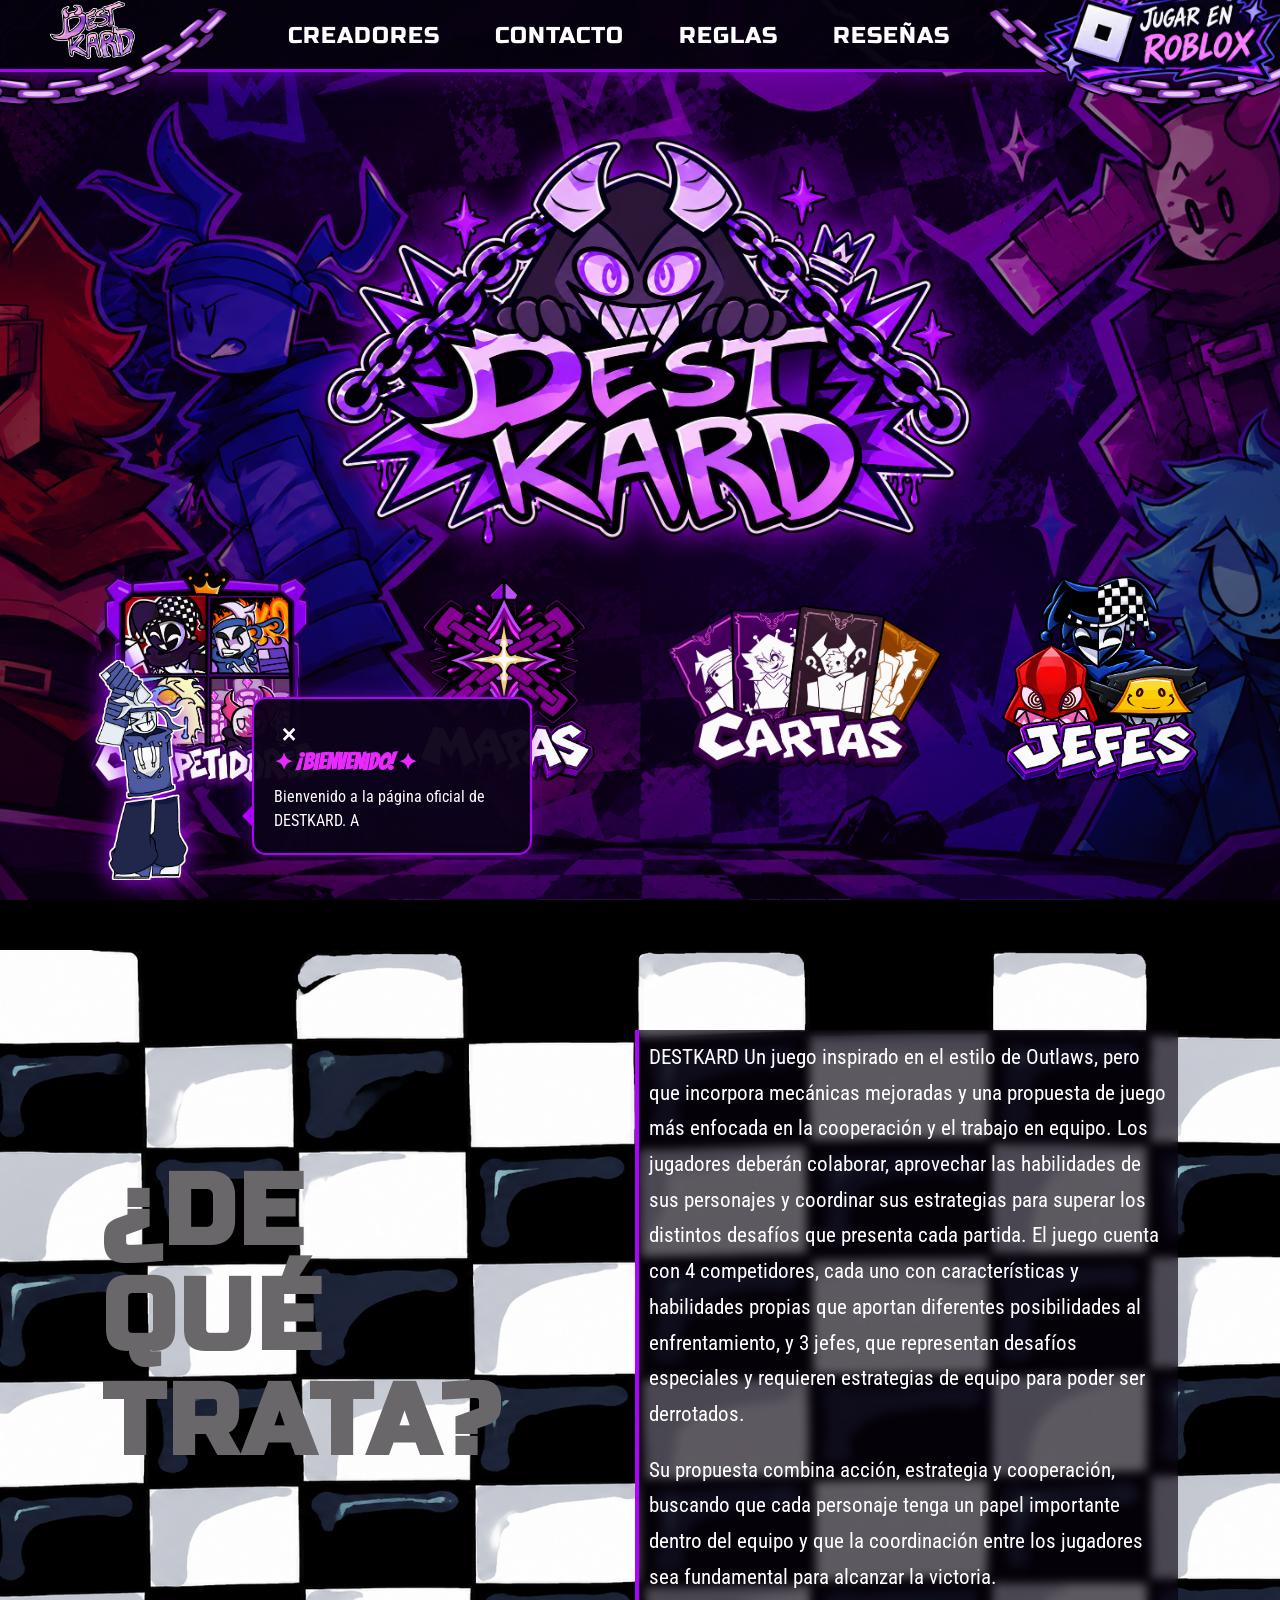
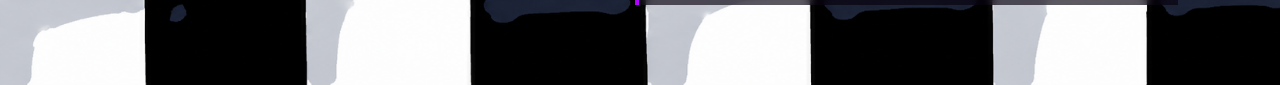
<file: index.html>
<!DOCTYPE html>
<html lang="es">
<head>
    <meta charset="UTF-8">
    <meta name="viewport" content="width=device-width, initial-scale=1.0">

    <title>DESTKARD | Enfrenta, Juega, Compite</title>

    <link rel="stylesheet" href="style.css">
    <link href="https://fonts.googleapis.com/css2?family=Russo+One&display=swap" rel="stylesheet">
    <link rel="preconnect" href="https://fonts.googleapis.com">
    <link rel="preconnect" href="https://fonts.gstatic.com" crossorigin>

    <link href="https://fonts.googleapis.com/css2?family=Bangers&family=Roboto+Condensed:wght@400;700;900&display=swap" rel="stylesheet">
</head>

<body>

<header class="navbar">

    <a href="#inicio" class="brand">
        <img src="img/selector/logosuperior.png" class="brand-logo" alt="Logo Destkard">
    </a>

    <!-- NAVEGACIÓN CENTRAL -->
    <nav class="top-nav" id="topNav">

        <button class="nav-option" data-panel="creadores">
            CREADORES
        </button>

        <button class="nav-option" data-panel="contacto">
            CONTACTO
        </button>

        <button class="nav-option" data-panel="reglas">
            REGLAS
        </button>

        <button class="nav-option" data-panel="resenas">
            RESEÑAS
        </button>

    </nav>

    <button class="menu-toggle" id="menuToggle" aria-label="Abrir menú">
        ☰
    </button>

    <!-- BOTÓN ROBLOX CON PNG -->
    <a href="https://www.roblox.com/"
       target="_blank"
       rel="noopener noreferrer"
       class="roblox-button">

        <img src="img/selector/roblox.png"
             alt="Jugar en Roblox"
             class="roblox-image">

    </a>

    <!-- CADENAS DECORATIVAS -->
    <img src="img/selector/cadena izquierda.png"
         class="chain-left" alt="">

    <img src="img/selector/cadena derecha.png"
         class="chain-right" alt="">

</header>


<!-- =================================
     VENTANAS DESPLEGABLES
================================= -->

<div class="mega-menu" id="megaMenu">

    <button class="mega-close" id="megaClose" aria-label="Cerrar menú">
        ✕
    </button>

    <!-- CREADORES -->
    <section class="mega-panel" id="panel-creadores">

        <h2>NUESTROS CREADORES</h2>
        <p class="panel-subtitle">EL EQUIPO DETRÁS DE DESTKARD</p>

        <div class="creator-grid">

            <article class="creator-card">
                <img src="img/selector/creador01.jpeg" alt="Creador 1">
                <h3>Emiliano</h3>
                <p>-Diseñador & ilustrador<br>
                   -Renderizado en blender y animaciones.</p>
            </article>

            <article class="creator-card">
                <img src="img/selector/creador02.jpg" alt="Creador 2">
                <h3>Axel</h3>
                <p>-Programador del videojuego</p>
            </article>

            <article class="creator-card">
                <img src="img/selector/creador03.jpeg" alt="Creador 3">
                <h3>Jazmín</h3>
                <p>-Desarolladora de la página web.</p>
            </article>

        </div>

    </section>

    <!-- CONTACTO -->
    <section class="mega-panel" id="panel-contacto">

        <h2>CONTACTO</h2>
        <p class="panel-subtitle">ENCONTRANOS EN NUESTROS INSTAGRAMS</p>

        <div class="info-content">
            <p>pereiraaxell</p>
            <p>blaylajazmin</p>
            <p>emixx_nunez</p>
        </div>

    </section>

    <!-- REGLAS -->
    <section class="mega-panel" id="panel-reglas">

        <h2>REGLAS DE DESTKARD</h2>
        <p class="panel-subtitle">LAS NORMAS QUE TODOS DEBEN RESPETAR</p>

        <div class="info-content">
            <p>◆ Respetar a los demás jugadores.</p>
            <p>◆ No utilizar trampas ni exploits.</p>
            <p>◆ No molestar ni perjudicar a otros usuarios.</p>
            <p>◆ Disfrutar del juego y respetar la comunidad.</p>
        </div>

    </section>

    <!-- RESEÑAS -->
    <section class="mega-panel" id="panel-resenas">

        <h2>RESEÑAS</h2>
        <p class="panel-subtitle">¿QUÉ OPINAN LOS JUGADORES?</p>

        <div class="info-content">
            <p>https://docs.google.com/forms/d/e/1FAIpQLSekKrgs8mCERavKr-0o10cp1wv0wxiqKHnwitWPvfg88AVN6w/viewform?usp=publish-editor.</p>
            <p>¡Tu experiencia también será importante!</p>
        </div>

    </section>

</div>


<!-- =================================
     PORTADA PRINCIPAL
================================= -->

<main>

    <section class="hero" id="inicio">

        <div class="hero-overlay"></div>

        <div class="hero-content">

            <!-- LOGO -->
            <div class="logo-container">

                <img src="img/selector/Logo.png"
                     alt="DESTKARD"
                     class="main-logo">

            </div>

            <!-- CATEGORÍAS -->
            <div class="features">

                <!-- PERSONAJES -->
                <a href="personajes.html"
                   class="feature-card image-card"
                   id="irPersonajes">

                    <img src="img/selector/personajes.png"
                         alt="Personajes"
                         class="feature-image">

                </a>

                <!-- MAPAS -->
                <a href="mapascodigos/mapas.html"
                   class="feature-card image-card">

                    <img src="img/selector/mapas.png"
                         alt="Mapas"
                         class="feature-image">

                </a>

                <!-- CARTAS -->
                <a href="cartascodigos/cartulis/cartas.html"
                   class="feature-card image-card">

                    <img src="img/selector/cartas.png"
                         alt="Cartas"
                         class="feature-image">

                </a>

                <!-- JEFES -->
                <a href="jefescodigos/jefes.html"
                   class="feature-card image-card">

                    <img src="img/selector/Jefes.png"
                         alt="Jefes"
                         class="feature-image">

                </a>

            </div>

        </div>

    </section>

    <!-- =================================
         SECCIÓN: ¿DE QUÉ TRATA?
    ================================= -->

    <section class="about-section" id="sobre-destkard">

        <div class="about-container">

            <div class="about-title">
                <h2>¿DE QUÉ<br>TRATA?</h2>
            </div>

            <div class="about-description">
                <p>
                    DESTKARD Un juego inspirado en el estilo de Outlaws, pero que incorpora mecánicas mejoradas y una propuesta de juego más enfocada en la cooperación y el trabajo en equipo. Los jugadores deberán colaborar, aprovechar las habilidades de sus personajes y coordinar sus estrategias para superar los distintos desafíos que presenta cada partida.

                    El juego cuenta con 4 competidores, cada uno con características y habilidades propias que aportan diferentes posibilidades al enfrentamiento, y 3 jefes, que representan desafíos especiales y requieren estrategias de equipo para poder ser derrotados.
                </p>

                <p>
                    Su propuesta combina acción, estrategia y cooperación, buscando que cada personaje tenga un papel importante dentro del equipo y que la coordinación entre los jugadores sea fundamental para alcanzar la victoria.
                </p>
            </div>

        </div>

    </section>

</main>

<!-- ASISTENTES DE BIENVENIDA DESTKARD -->

<!-- FIGHT -->

<div class="asistente-destkard" id="asistenteFight">

    <img src="img/selector/fightdialogo.png"
         alt="Fight">

    <div class="globo-dialogo">

        <button type="button" class="cerrarDialogo" id="cerrarFight">×</button>

        <h3>✦ ¡BIENVENIDO! ✦</h3>

        <p id="textoFight"></p>

    </div>

</div>

<!-- NEON -->

<div class="asistente-destkard derecha" id="asistenteNeon">

    <img src="img/selector/neondialogo.png"
         alt="Neon">

    <div class="globo-dialogo">

        <button type="button" class="cerrarDialogo" id="cerrarNeon">×</button>

        <h3> ¡EXPLORÁ DESTKARD! </h3>

        <p id="textoNeon"></p>

    </div>

</div>

<button class="dialogo-reabrir" id="reabrirDialogo">
    ¿NECESITÁS AYUDA?
</button>

<script src="script.js"></script>
</body>
</html>
</file>
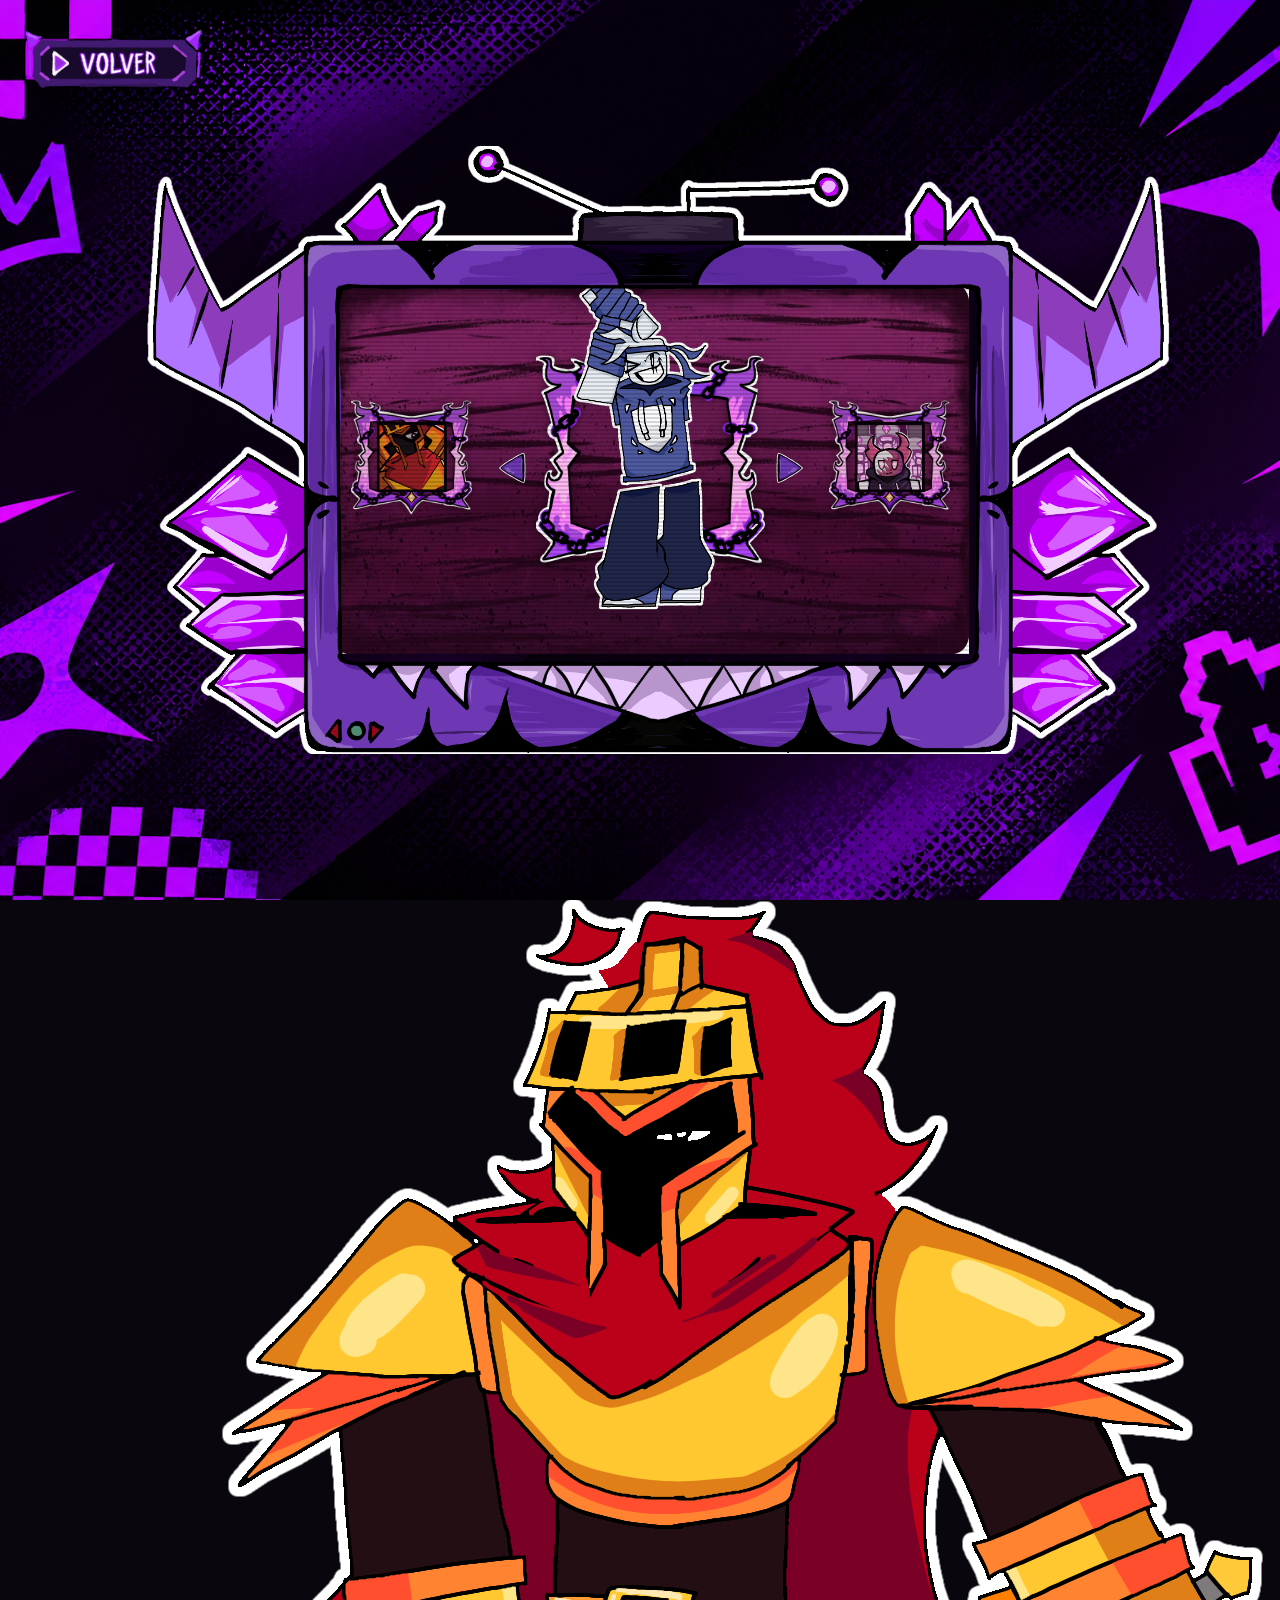
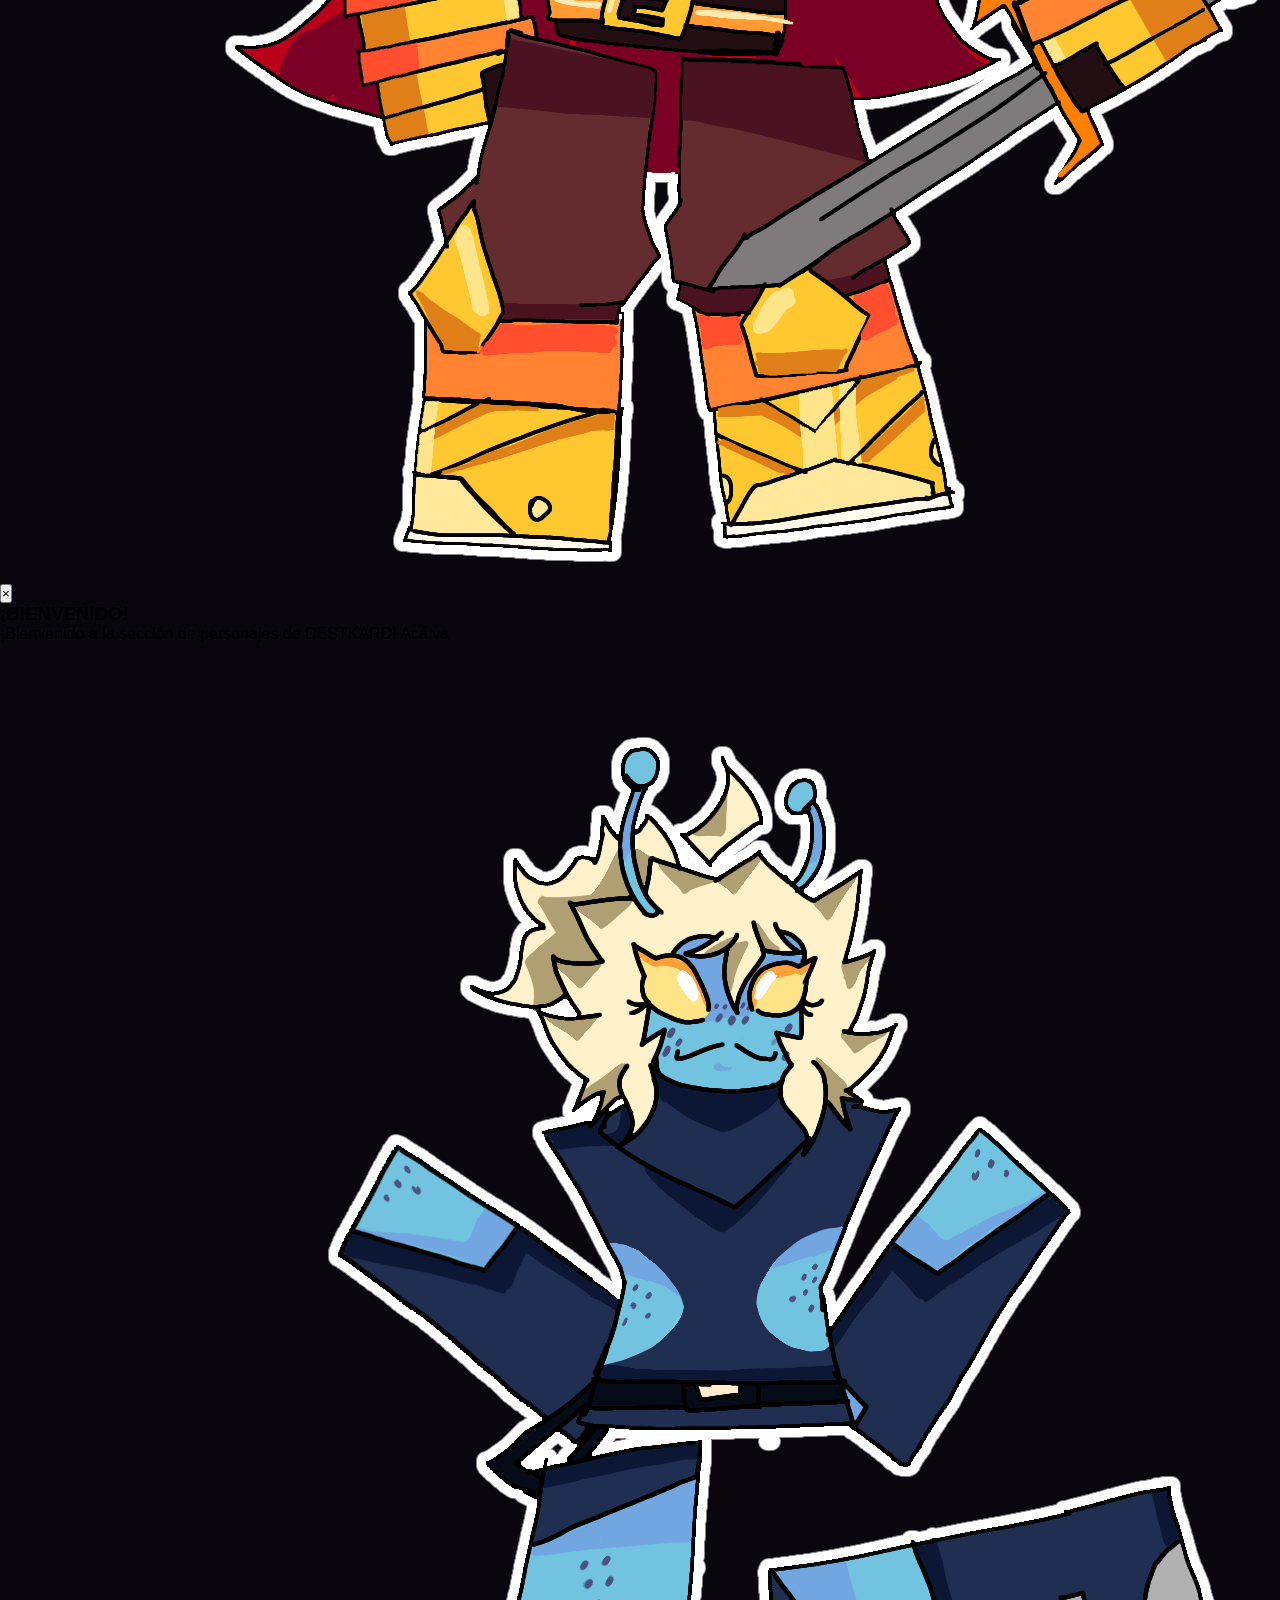
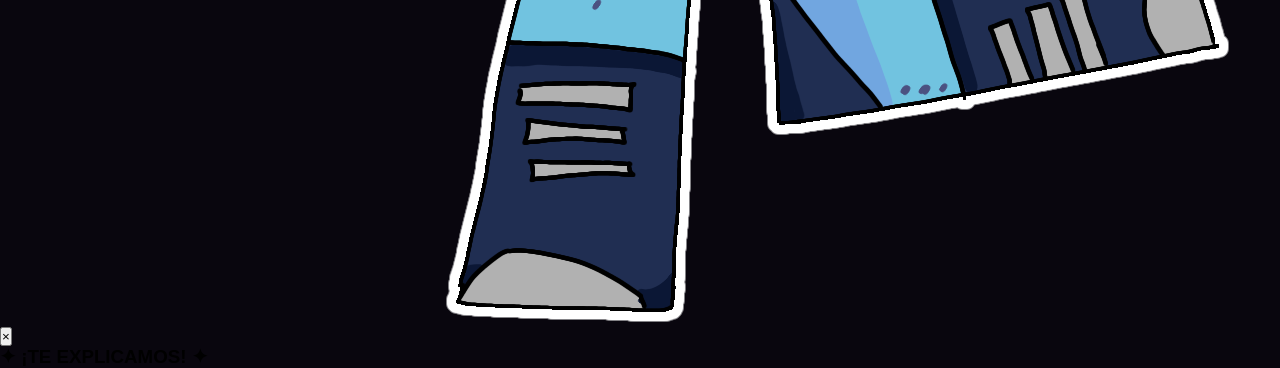
<file: personajes.html>
<!DOCTYPE html>
<html lang="es">

<head>
    <meta charset="UTF-8">
    <meta name="viewport" content="width=device-width, initial-scale=1.0">

    <title>Selección de Personajes</title>

    <link rel="stylesheet" href="personajes.css">
</head>

<body>

    <!-- BOTÓN VOLVER -->
    <a href="index.html" class="boton-volver">
        <img src="img/selector/volver.png" alt="Volver">
    </a>

    <main class="selector" role="main">

        <div class="escenario">

            <!-- PANTALLA INTERIOR -->
            <div class="pantalla">

                <img
                    src="img/selector/fondointerfazpersonajes.jpg"
                    class="fondo-pantalla"
                    alt=""
                    aria-hidden="true"
                >

                <!-- PERSONAJE IZQUIERDO -->
                <div
                    class="casilla lateral izquierda"
                    id="casillaIzquierda"
                    aria-hidden="true"
                >
                    <img
                        src="img/selector/marcoindividual.png"
                        class="marco"
                        alt=""
                    >

                    <img
                        src=""
                        class="icono"
                        id="iconoIzquierda"
                        alt="Personaje anterior"
                    >
                </div>

                <!-- PERSONAJE CENTRAL -->
                <div class="casilla central" id="casillaCentral">

                    <img
                        src="img/selector/marcoindividual.png"
                        class="marco"
                        alt=""
                    >

                    <img
                        src=""
                        class="personaje"
                        id="imagenCentral"
                        alt="Personaje seleccionado"
                    >

                    <div class="datos-personaje">

                        <span id="numeroPersonaje">01</span>

                        <h2 id="nombrePersonaje">
                            PERSONAJE 1
                        </h2>

                    </div>

                    <!-- BOTÓN SELECCIONAR -->
                    <button
                        class="boton-seleccionar"
                        id="botonSeleccionar"
                        aria-label="Confirmar selección de personaje"
                    >
                        <img
                            src="img/selector/seleccionar.png"
                            alt=""
                        >
                    </button>

                </div>

                <!-- PERSONAJE DERECHO -->
                <div
                    class="casilla lateral derecha"
                    id="casillaDerecha"
                    aria-hidden="true"
                >

                    <img
                        src="img/selector/marcoindividual.png"
                        class="marco"
                        alt=""
                    >

                    <img
                        src=""
                        class="icono"
                        id="iconoDerecha"
                        alt="Siguiente personaje"
                    >

                </div>

                <!-- FLECHA IZQUIERDA -->
                <button
                    class="flecha flecha-izquierda"
                    id="anterior"
                    aria-label="Ver personaje anterior"
                >
                    <img
                        src="img/selector/flechaizq.png"
                        alt=""
                    >
                </button>

                <!-- FLECHA DERECHA -->
                <button
                    class="flecha flecha-derecha"
                    id="siguiente"
                    aria-label="Ver personaje siguiente"
                >
                    <img
                        src="img/selector/flechaderecha.png"
                        alt=""
                    >
                </button>

                <!-- ESTADO -->
                <p
                    class="estado"
                    id="estado"
                    aria-live="polite"
                >
                    SELECCIONÁ TU PERSONAJE
                </p>

            </div>

            <!-- CARCASA DEL TELEVISOR -->
            <img
                src="img/selector/Interfazpersonajes.png"
                class="carcasa"
                alt=""
                aria-hidden="true"
            >

        </div>

    </main>

    <!-- PRESENTACIÓN DE PERSONAJES -->

<!-- SHADER -->
<div class="asistente-destkard" id="asistenteShader">

    <img src="img/selector/shaderdialogo.png" alt="Shader">

    <div class="globo-dialogo">
        <button type="button" class="cerrarDialogo" id="cerrarShader">×</button>

        <h3>¡BIENVENIDO!</h3>
        <p id="textoShader"></p>
    </div>

</div>

<!-- NOVA -->
<div class="asistente-destkard derecha oculto" id="asistenteNova">

    <img src="img/selector/novadialogo.png" alt="Nova">

    <div class="globo-dialogo">
        <button type="button" class="cerrarDialogo" id="cerrarNova">×</button>

        <h3>✦ ¡TE EXPLICAMOS! ✦</h3>
        <p id="textoNova"></p>
    </div>

</div>

<button class="dialogo-reabrir" id="reabrirDialogo">
    ¿NECESITÁS AYUDA?
</button>

    <!-- JAVASCRIPT -->
    <script src="personajes.js"></script>

</body>

</html>
</file>
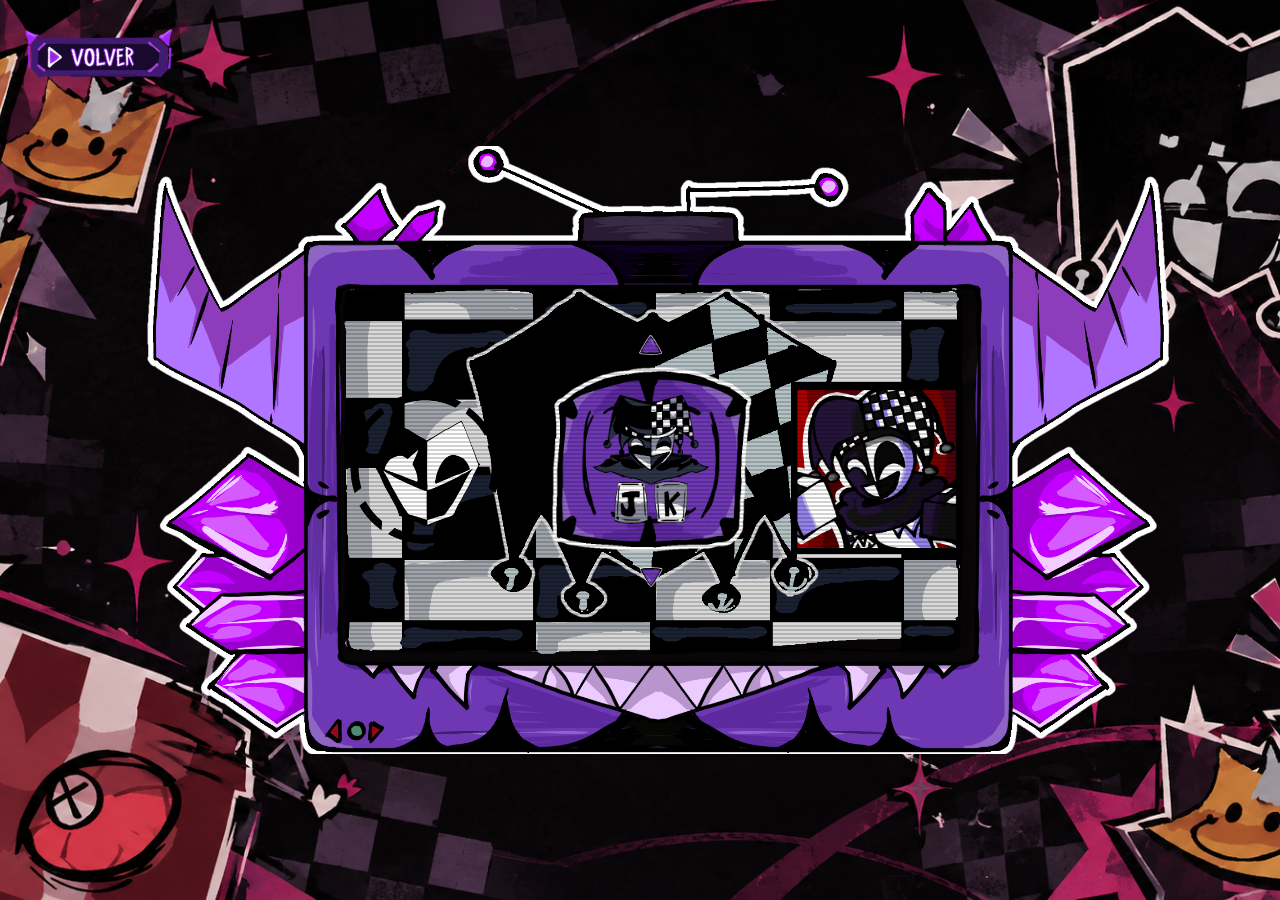
<file: jefescodigos/jefes.html>
<!DOCTYPE html>
<html lang="es">

<head>
    <meta charset="UTF-8">
    <meta name="viewport" content="width=device-width, initial-scale=1.0">
    <title>Selección de Jefes | DESTKARD</title>
    <link rel="stylesheet" href="jefes.css">
</head>

<body>

    <!-- BOTÓN VOLVER -->
    <a href="../index.html" class="boton-volver">
        <img src="../img/selector/volver.png" alt="Volver al inicio">
    </a>

    <main class="selector">

        <div class="escenario">

            <!-- PANTALLA INTERIOR -->
            <div class="pantalla">

                <!-- FONDO DINÁMICO -->
                <img
                    src="../img/jefes/fondojefe1.png"
                    class="fondo-pantalla"
                    id="fondoJefe"
                    alt=""
                >

                <!-- CAPA OSCURA -->
                <div class="capa-fondo"></div>

                <!-- IMAGEN LATERAL IZQUIERDA -->
                <img
                    src="../img/jefes/jefe1izquierda.png"
                    class="imagen-lateral izquierda"
                    id="imagenIzquierda"
                    alt=""
                >

                <!-- IMAGEN LATERAL DERECHA -->
                <img
                    src="../img/jefes/jefe1derecha.png"
                    class="imagen-lateral derecha"
                    id="imagenDerecha"
                    alt=""
                >

                <!-- ÚNICA CASILLA CENTRAL -->
                <div class="casilla central" id="casillaCentral">

                    <!-- FLECHA SUPERIOR -->
                    <button
                        class="flecha arriba"
                        data-direccion="-1"
                        aria-label="Jefe anterior"
                    >
                        <img src="../img/jefes/flechaarriba.png" alt="">
                    </button>

                    <!-- MARCO -->
                    <img
                        src="../img/jefes/botonjefe.png"
                        class="marco"
                        alt=""
                    >

                    <!-- ICONO DEL JEFE -->
                    <img
                        src="../img/jefes/iconojefe1.png"
                        class="icono"
                        id="iconoCentral"
                        alt="Jefe seleccionado"
                    >

                    <!-- BOTÓN CONFIRMAR -->
                    <button
                        class="boton-seleccionar"
                        id="botonSeleccionar"
                        aria-label="Confirmar jefe seleccionado"
                    >
                        <img
                            src="../img/selector/seleccionar.png"
                            alt=""
                        >
                    </button>

                    <!-- FLECHA INFERIOR -->
                    <button
                        class="flecha abajo"
                        data-direccion="1"
                        aria-label="Siguiente jefe"
                    >
                        <img src="../img/jefes/flechaabajo.png" alt="">
                    </button>

                </div>

            </div>

            <!-- CARCASA DEL TELEVISOR -->
            <img
                src="../img/selector/Interfazpersonajes.png"
                class="carcasa"
                alt=""
            >

        </div>

    </main>

    <script src="jefes.js"></script>

</body>
</html>
</file>
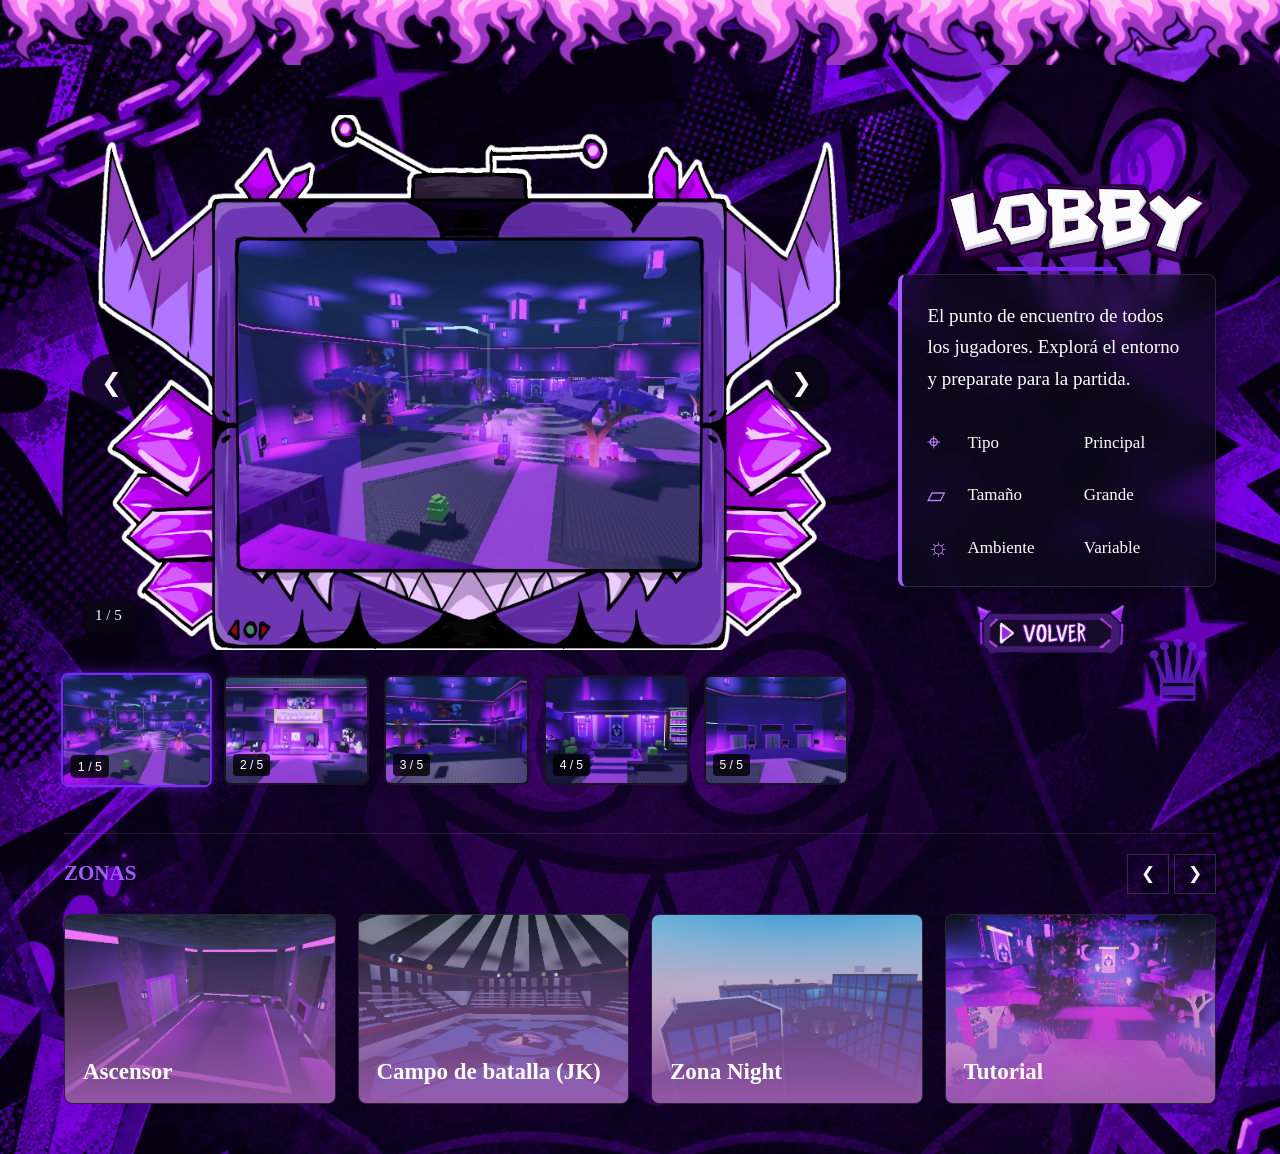
<file: mapascodigos/mapas.html>
<!DOCTYPE html>
<html lang="es">
<head>
    <meta charset="UTF-8">
    <meta name="viewport" content="width=device-width, initial-scale=1.0">
    <title>DESTKARD | Mapas</title>

    <link rel="stylesheet" href="mapas.css">

    <link href="https://fonts.googleapis.com/css2?family=Bangers&family=Roboto+Condensed:wght@400;500;600;700;800&display=swap" rel="stylesheet">
</head>
<body>

    <div class="fondo-decorativo"></div>
 
    <header class="navbar">
    </header>


    <!-- CONTENIDO PRINCIPAL -->

    <main class="contenedor">

        <section class="mapa-principal">

            <!-- GALERÍA -->

            <div class="galeria">

                <div class="imagen-contenedor">

                    <img
                        src="../img/mapas/lobby1.jpg"
                        alt="Imagen del mapa"
                        id="imagenPrincipal"
                    >

                    <img
                        src="../img/mapas/ruidoblanco.jfif"
                        alt=""
                        class="ruido-transicion"
                        id="ruidoTransicion"
                    >

                    <!-- MARCO DECORATIVO DEL MAPA -->

                   <img
                       src="../img/mapas/marcomapa.png"
                       alt=""
                       class="marco-mapa"
                    >

                    <button class="flecha flecha-izquierda" id="anterior">
                        ❮
                    </button>

                    <button class="flecha flecha-derecha" id="siguiente">
                        ❯
                    </button>

                    <div class="contador" id="contador">
                        1 / 5
                    </div>

                </div>


                <!-- MINIATURAS DEL LOBBY -->

                <div class="miniaturas" id="miniaturas">

                    <button class="miniatura activa" data-indice="0">
                        <img src="../img/mapas/lobby1.jpg" alt="Lobby imagen 1">
                        <span>1 / 5</span>
                    </button>

                    <button class="miniatura" data-indice="1">
                        <img src="../img/mapas/lobby2.jpg" alt="Lobby imagen 2">
                        <span>2 / 5</span>
                    </button>

                    <button class="miniatura" data-indice="2">
                        <img src="../img/mapas/lobby3.jpg" alt="Lobby imagen 3">
                        <span>3 / 5</span>
                    </button>

                    <button class="miniatura" data-indice="3">
                        <img src="../img/mapas/lobby4.jpg" alt="Lobby imagen 4">
                        <span>4 / 5</span>
                    </button>

                    <button class="miniatura" data-indice="4">
                        <img src="../img/mapas/lobby5.jpg" alt="Lobby imagen 5">
                        <span>5 / 5</span>
                    </button>

                </div>

            </div>


            <!-- INFORMACIÓN DEL MAPA -->

            <aside class="informacion">

                <img
                    src="../img/mapas/mapa01.png"
                    id="nombreMapa"
                    class="nombre-mapa-imagen"
                    alt="Título del mapa"
                >

                <div class="linea-violeta"></div>

                <!-- CUADRO GLASSMORPHISM -->

                <div class="panel-informacion">

                    <p id="descripcionMapa">
                        El punto de encuentro de todos los jugadores.
                        Explorá el entorno, preparate para la partida
                        y descubrí cada rincón de este lugar.
                    </p>

                    <div class="caracteristicas">

                        <div class="caracteristica">
                            <span class="icono">⌖</span>
                            <span class="titulo-caracteristica">Tipo</span>
                            <span id="tipoMapa">Principal</span>
                        </div>

                        <div class="caracteristica">
                            <span class="icono">▱</span>
                            <span class="titulo-caracteristica">Tamaño</span>
                            <span id="tamanoMapa">Grande</span>
                        </div>

                        <div class="caracteristica">
                            <span class="icono">☼</span>
                            <span class="titulo-caracteristica">Ambiente</span>
                            <span id="ambienteMapa">Variable</span>
                        </div>

                    </div>

                </div>
                <div class="decoracion-corona">♛</div>

                <a href="../index.html" class="boton-volver">
                    <img src="../img/selector/volver.png" alt="Volver">
                </a>

            </aside>

        </section>


        <!-- OTROS MAPAS -->

        <section class="otros-mapas">

            <div class="titulo-seccion">

                <h2>ZONAS</h2>

                <div class="controles-mapas">
                    <button id="mapaAnterior">❮</button>
                    <button id="mapaSiguiente">❯</button>
                </div>

            </div>

            <div class="tarjetas-mapas" id="tarjetasMapas">

                <!-- SE GENERAN AUTOMÁTICAMENTE -->

            </div>

        </section>

    </main>

    <script src="mapas.js"></script>

</body>
</html>
</file>
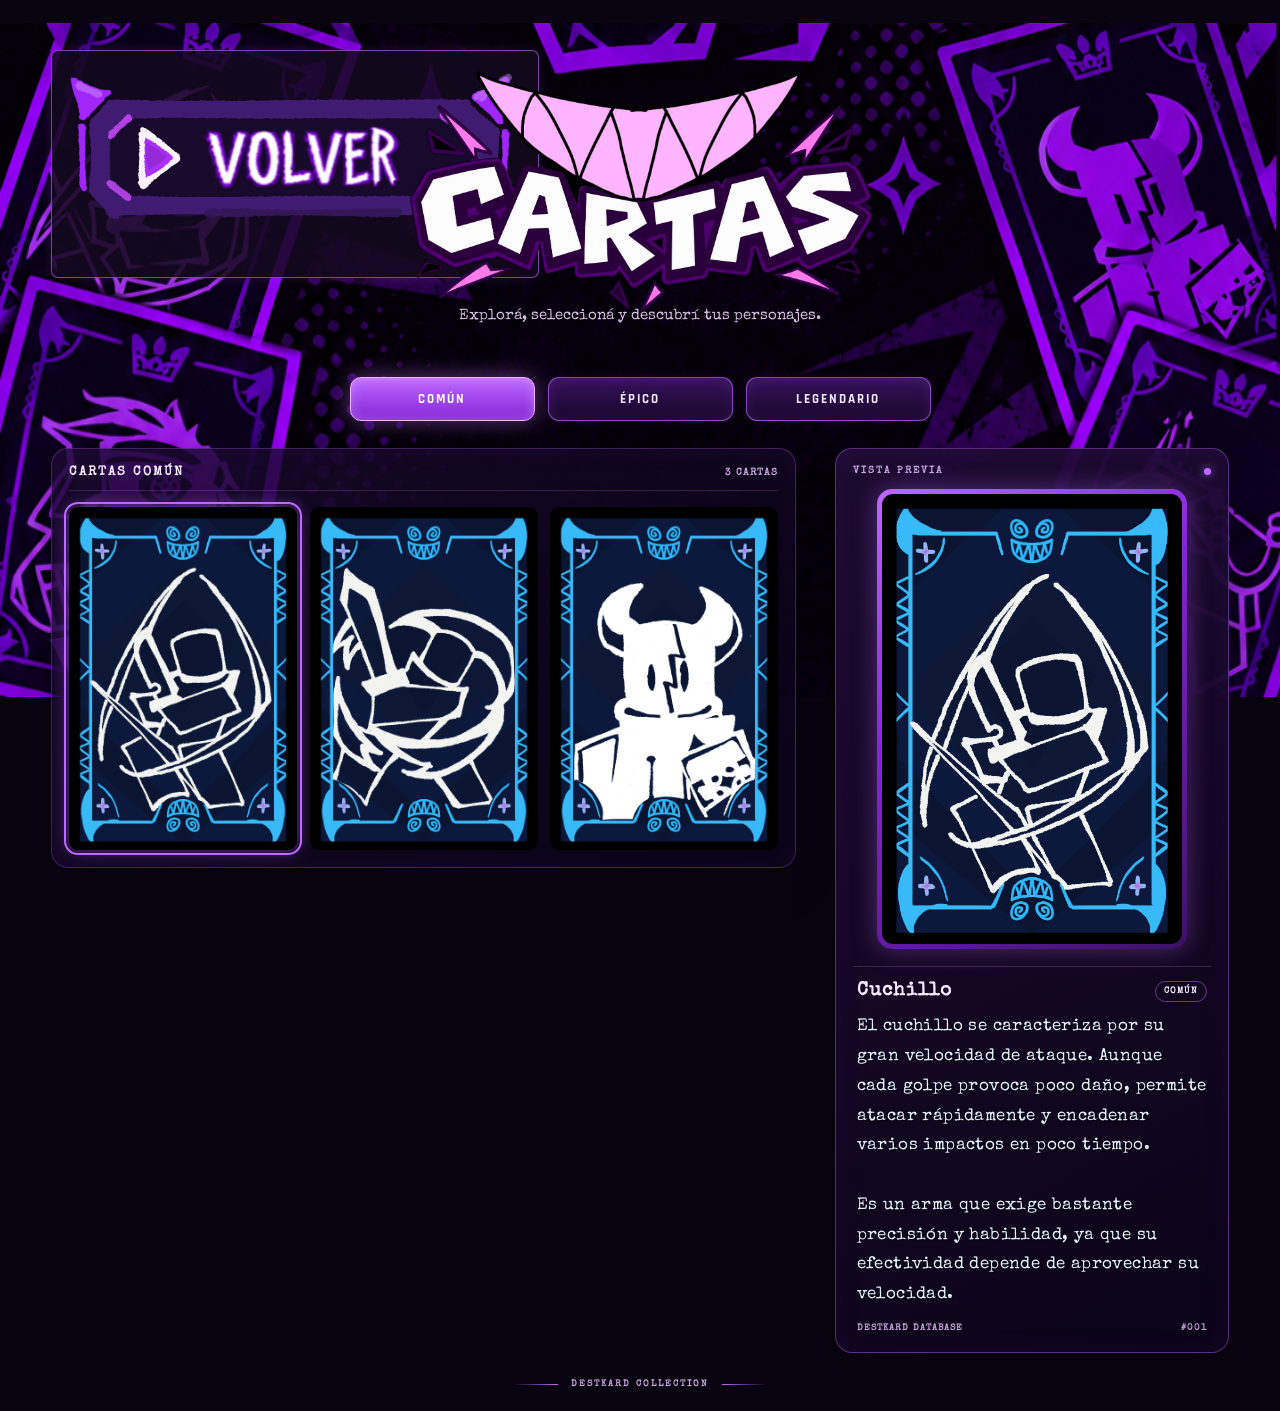
<file: cartascodigos/cartulis/cartas.html>
<!DOCTYPE html>
<html lang="es">
<head>
  <meta charset="UTF-8">
  <meta name="viewport" content="width=device-width, initial-scale=1.0">
  <meta name="theme-color" content="#071426">
  <title>DESTKARD | Cartas</title>

  <link rel="preconnect" href="https://fonts.googleapis.com">
  <link rel="preconnect" href="https://fonts.gstatic.com" crossorigin>
  <link href="https://fonts.googleapis.com/css2?family=Orbitron:wght@500;600;700;800;900&family=Rajdhani:wght@400;500;600;700&display=swap" rel="stylesheet">

  <link rel="stylesheet" href="cartas.css">
</head>

<body>

  <main class="collection">

    <!-- ENCABEZADO -->
    <section class="heading">

      <a href="../../index.html" class="back-button" aria-label="Volver">
        <img src="../../img/selector/volver.png" alt="VOLVER">
      </a>

      <img
        src="../imagenescartas/titulocartas.png"
        alt="CARTAS"
        class="title-image">

      <p>Explorá, seleccioná y descubrí tus personajes.</p>

    </section>

    <nav class="rarity-tabs">
      <button class="rarity-tab active" data-rarity="comun">
        COMÚN
      </button>

      <button class="rarity-tab" data-rarity="epico">
        ÉPICO
      </button>

      <button class="rarity-tab" data-rarity="legendario">
       LEGENDARIO
      </button>
    </nav>

    <div class="collection-layout">

      <section class="cards-area">

        <div class="section-line">
          <h2 id="category-title">CARTAS COMUNES</h2>
          <span id="cards-count">3 CARTAS</span>
        </div>

        <div class="cards-grid" id="cards-grid"></div>

        <div class="empty-state" id="empty-state" hidden>
          <span>✦</span>
          <p>No hay cartas disponibles.</p>
        </div>

      </section>

      <aside class="detail-panel">

        <div class="detail-topline">
          <span>VISTA PREVIA</span>
          <span class="live-dot"></span>
        </div>

        <div class="featured-card-wrap">
          <div class="featured-card rarity-comun" id="featured-card">

            <div class="featured-inner">
              <div class="featured-top">
                <span class="featured-level" id="detail-level">01</span>
                <span class="featured-type" id="detail-rarity">COMÚN</span>
              </div>

              <div class="featured-art">
                <img
                  id="detail-image"
                  src="../imagenescartas/carta-comun-1.png"
                  alt="Carta seleccionada">
              </div>

              <div class="featured-bottom">
                <h2 id="detail-name">Cuchillo</h2>

                <div class="detail-stats">
                  <span>⚔ <strong id="detail-power">80</strong></span>
                  <span>◆ <strong id="detail-energy">4</strong></span>
                </div>
              </div>
            </div>

          </div>
        </div>

        <div class="detail-copy">

          <div class="detail-name-row">
            <h3 id="description-title">Cuchillo</h3>
            <span class="rarity-pill" id="rarity-pill">COMÚN</span>
          </div>

          <p id="detail-description">
            Seleccioná una carta para descubrir su descripción.
          </p>

          <div class="detail-footer">
            <span>DESTKARD DATABASE</span>
            <span id="detail-id">#001</span>
          </div>

        </div>

      </aside>

    </div>

    <footer class="page-footer">
      <span></span>
      DESTKARD COLLECTION
      <span></span>
    </footer>

  </main>

  <script src="cartas.js"></script>
</body>
</html>
</file>
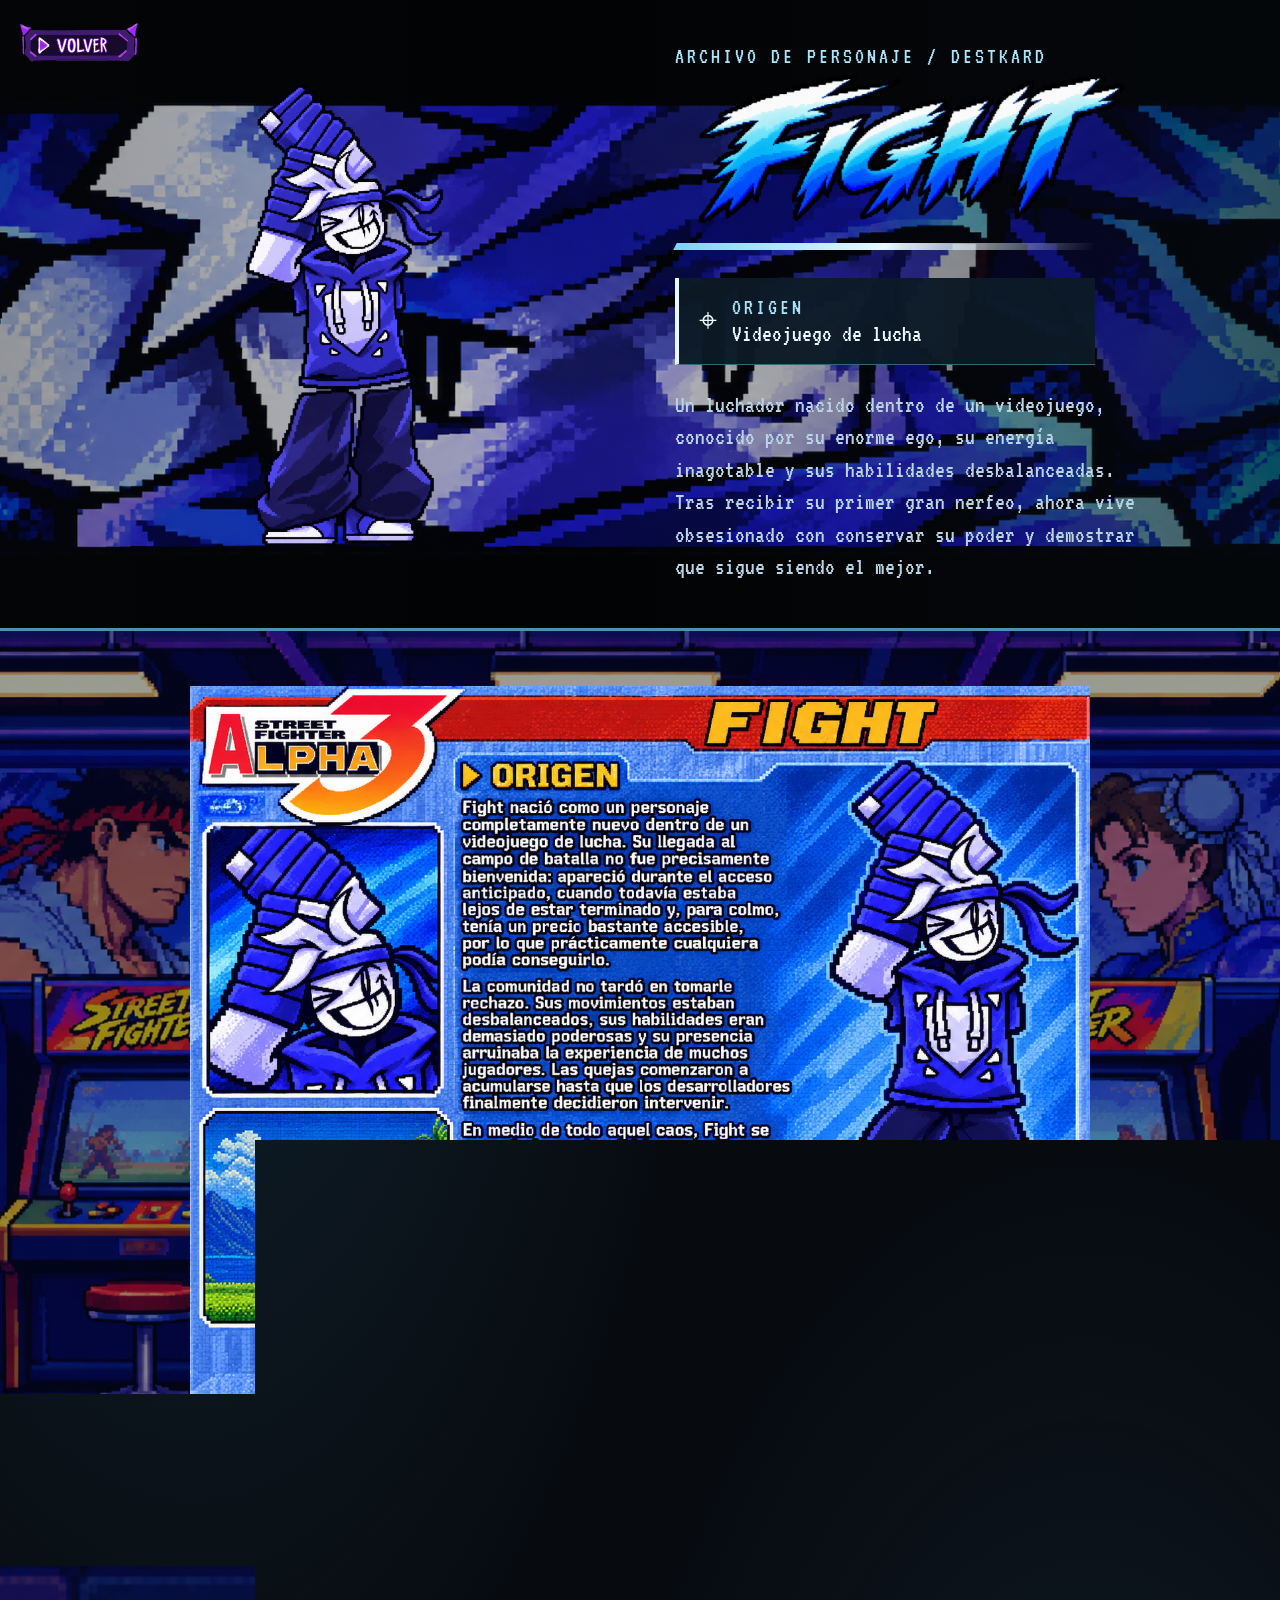
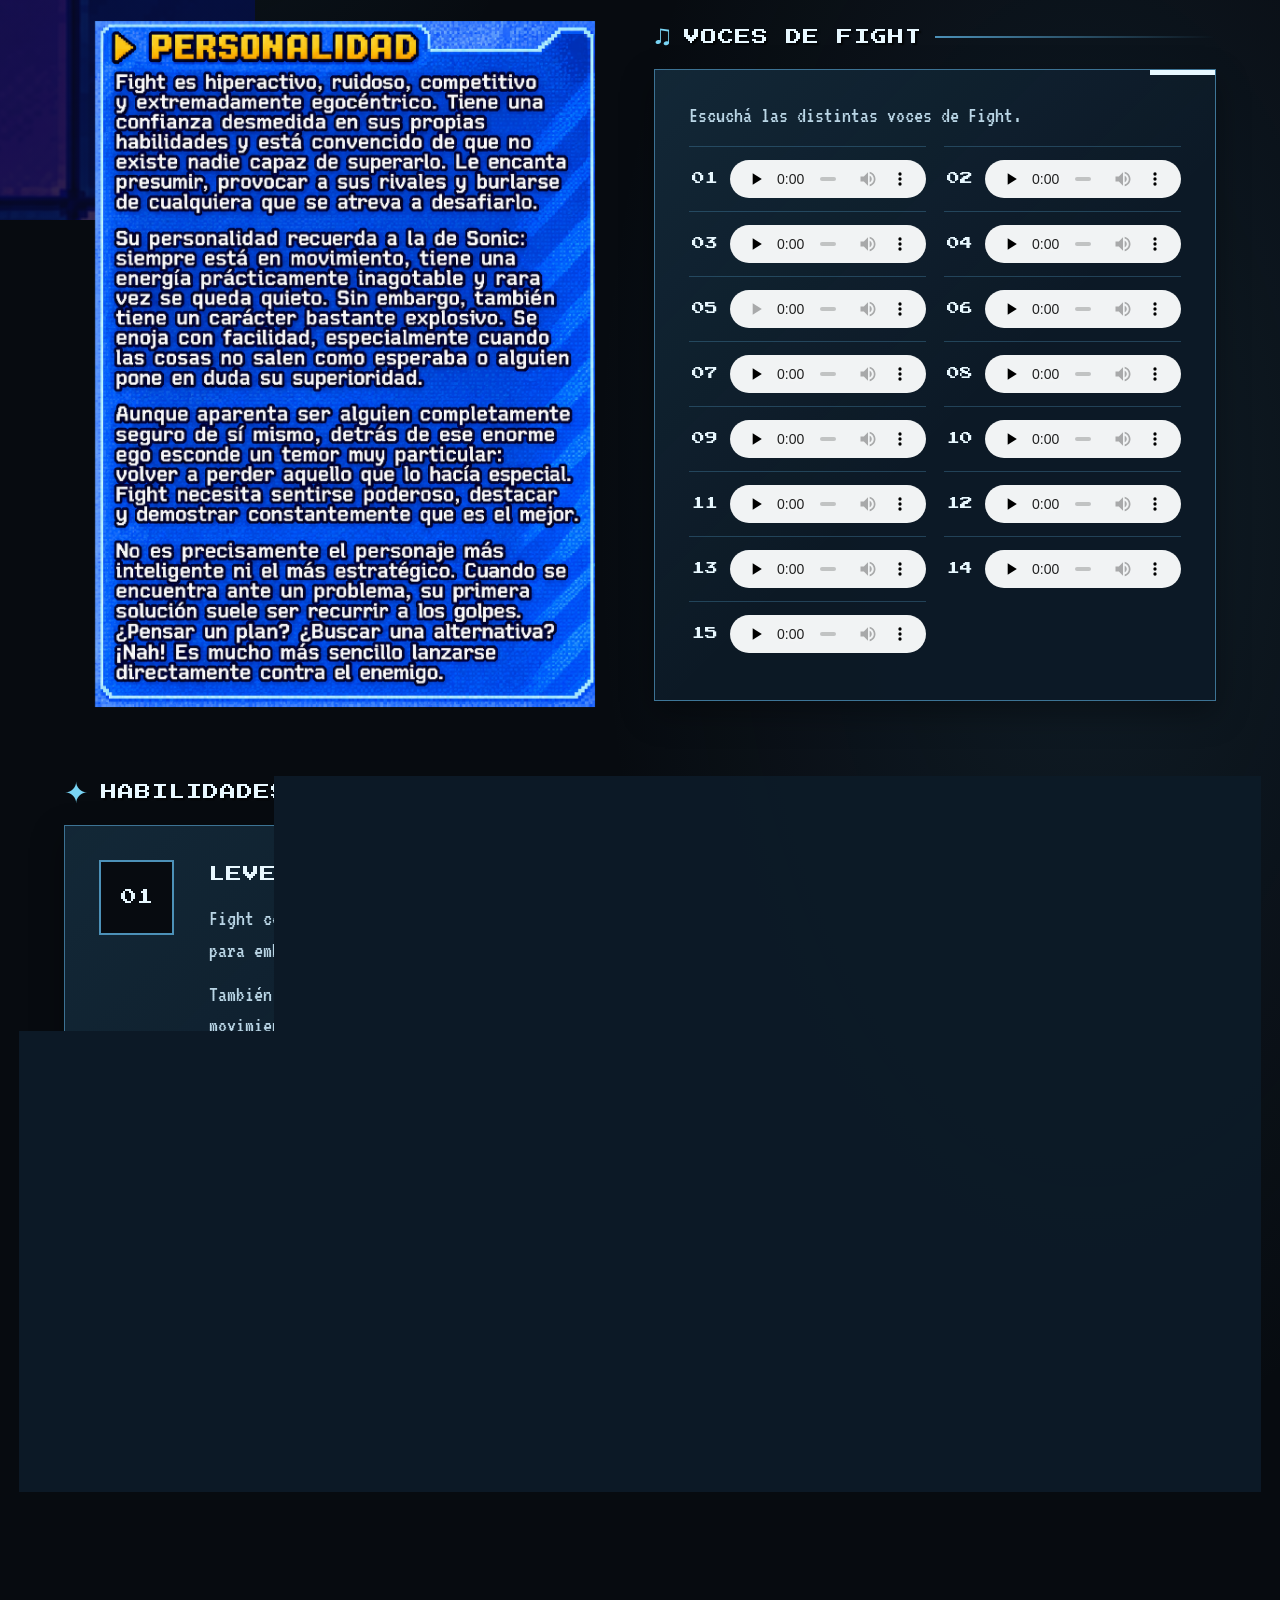
<file: competidores/personaje1/personaje1.html>
<!DOCTYPE html>
<html lang="es">
<head>
    <meta charset="UTF-8">
    <meta name="viewport" content="width=device-width, initial-scale=1.0">

    <title>DESTKARD | Fight</title>

    <link rel="stylesheet" href="personaje1.css">

    <link href="https://fonts.googleapis.com/css2?family=Special+Elite&display=swap" rel="stylesheet">
    <link href="https://fonts.googleapis.com/css2?family=UnifrakturCook:wght@700&display=swap" rel="stylesheet">
</head>

<body>

    <!-- VOLVER -->
    <a href="../../personajes.html" class="boton-volver">
        <img src="../../img/selector/volver.png" alt="Volver">
    </a>

    <main class="contenedor">

        <!-- PRESENTACIÓN -->
        <section class="presentacion">

            <div class="retrato-marco">

                <img src="../imagenes/FightIcon.png"
                     alt="Fight"
                     class="retrato">

                <div class="retrato-etiqueta">PERSONAJE 02</div>

            </div>

            <div class="presentacion-info">

                <p class="sobrelinea">ARCHIVO DE PERSONAJE / DESTKARD</p>

                <img src="../imagenes/titulofight.png"
                     alt="FIGHT"
                     class="titulo-fight">

                <div class="raya-titulo"></div>

                <div class="dato-origen">

                    <span class="dato-icono">⌖</span>

                    <div>
                        <span class="etiqueta">ORIGEN</span>
                        <p>Videojuego de lucha</p>
                    </div>

                </div>

                <p class="resumen">
                    Un luchador nacido dentro de un videojuego,
                    conocido por su enorme ego, su energía inagotable
                    y sus habilidades desbalanceadas. Tras recibir
                    su primer gran nerfeo, ahora vive obsesionado
                    con conservar su poder y demostrar que sigue
                    siendo el mejor.
                </p>

            </div>

        </section>

        <!-- LORE -->
        <section class="lore-seccion">

            <div class="lore-panel">
                <img src="../imagenes/expedientefight.png"
                     alt="Historia de Fight">
            </div>

        </section>

        <div class="fondo-arcade">

            <!-- PERSONALIDAD Y VOCES -->
            <section class="dos-columnas">

                <!-- PERSONALIDAD -->
                <div class="seccion personalidad-seccion">

                    <div class="personalidad-imagen">
                        <img src="../imagenes/personalidadfight.png"
                             alt="Personalidad de Fight">
                    </div>

                </div>


                <!-- VOCES -->
                <div class="seccion voces-seccion">

                    <div class="titulo-seccion">

                        <span class="simbolo">♫</span>

                        <h2>VOCES DE FIGHT</h2>

                        <span class="linea"></span>

                    </div>

                    <div class="panel voces-panel">

                        <p class="voces-intro">
                            Escuchá las distintas voces de Fight.
                        </p>

                        <div class="voces-lista">

                            <div class="voz">
                                <span class="voz-numero">01</span>
                                <audio controls preload="none">
                                    <source src="../audios/fightaudio1.mp3" type="audio/mpeg">
                                </audio>
                            </div>

                            <div class="voz">
                                <span class="voz-numero">02</span>
                                <audio controls preload="none">
                                    <source src="../audios/fightaudio2.mp3" type="audio/mpeg">
                                </audio>
                            </div>

                            <div class="voz">
                                <span class="voz-numero">03</span>
                                <audio controls preload="none">
                                    <source src="../audios/fightaudio3.mp3" type="audio/mpeg">
                                </audio>
                            </div>

                            <div class="voz">
                                <span class="voz-numero">04</span>
                                <audio controls preload="none">
                                    <source src="../audios/fightaudio4.mp3" type="audio/mpeg">
                                </audio>
                            </div>

                            <div class="voz">
                                <span class="voz-numero">05</span>
                                <audio controls preload="none">
</audio>
                            </div>

                            <div class="voz">
                                <span class="voz-numero">06</span>
                                <audio controls preload="none">
                                    <source src="../audios/fightaudio6.mp3" type="audio/mpeg">
                                </audio>
                            </div>

                            <div class="voz">
                                <span class="voz-numero">07</span>
                                <audio controls preload="none">
                                    <source src="../audios/fightaudio7.mp3" type="audio/mpeg">
                                </audio>
                            </div>

                            <div class="voz">
                                <span class="voz-numero">08</span>
                                <audio controls preload="none">
                                    <source src="../audios/fightaudio8.mp3" type="audio/mpeg">
                                </audio>
                            </div>

                            <div class="voz">
                                <span class="voz-numero">09</span>
                                <audio controls preload="none">
                                    <source src="../audios/fightaudio9.mp3" type="audio/mpeg">
                                </audio>
                            </div>

                            <div class="voz">
                                <span class="voz-numero">10</span>
                                <audio controls preload="none">
                                    <source src="../audios/fightaudio10.mp3" type="audio/mpeg">
                                </audio>
                            </div>

                            <div class="voz">
                                <span class="voz-numero">11</span>
                                <audio controls preload="none">
                                    <source src="../audios/fightaudio11.mp3" type="audio/mpeg">
                                </audio>
                            </div>

                            <div class="voz">
                                <span class="voz-numero">12</span>
                                <audio controls preload="none">
                                    <source src="../audios/fightaudio12.mp3" type="audio/mpeg">
                                </audio>
                            </div>

                            <div class="voz">
                                <span class="voz-numero">13</span>
                                <audio controls preload="none">
                                    <source src="../audios/fightaudio13.mp3" type="audio/mpeg">
                                </audio>
                            </div>

                            <div class="voz">
                                <span class="voz-numero">14</span>
                                <audio controls preload="none">
                                    <source src="../audios/fightaudio14.mp3" type="audio/mpeg">
                                </audio>
                            </div>

                            <div class="voz">
                                <span class="voz-numero">15</span>
                                <audio controls preload="none">
                                    <source src="../audios/fightaudio15.mp3" type="audio/mpeg">
                                </audio>
                            </div>

                        </div>

                    </div>

                </div>

            </section>


            <!-- HABILIDADES -->
            <section class="seccion habilidades-seccion">

                <div class="titulo-seccion">

                    <span class="simbolo">✦</span>

                    <h2>HABILIDADES</h2>

                    <span class="linea"></span>

                </div>

                <div class="panel habilidades-panel">

                    <!-- LEVEN FIGHT -->
                    <div class="habilidad">

                        <div class="habilidad-numero">01</div>

                        <div class="habilidad-info">

                            <h3>LEVEN FIGHT</h3>

                            <p>
                                Fight concentra su energía en uno de sus
                                puños y, una vez cargado, se impulsa
                                rápidamente hacia adelante para embestir
                                a su oponente.
                            </p>

                            <p>
                                También puede realizar un desplazamiento
                                hacia atrás para tomar distancia y preparar
                                su siguiente movimiento.
                            </p>

                            <p>
                                Como ataque especial, puede ejecutar un
                                <strong>Dragon Impact</strong>, una descarga
                                de energía que lanza hacia adelante,
                                similar a un proyectil de combate.
                            </p>

                        </div>

                    </div>


                    <div class="separador-habilidad"></div>


                    <!-- SPINBREAKER -->
                    <div class="habilidad">

                        <div class="habilidad-numero">02</div>

                        <div class="habilidad-info">

                            <h3>SPINBREAKER (PATADAS)</h3>

                            <p>
                                Fight comienza a realizar una serie de
                                movimientos de breakdance, utilizando
                                sus piernas para atacar a los rivales
                                que se encuentran a su alrededor.
                            </p>

                            <p>
                                Es un movimiento bastante llamativo y
                                agresivo que le permite encadenar
                                varias patadas.
                            </p>

                            <p>
                                Cada impacto consigue reducir
                                <strong>dos puntos de vida</strong>
                                del oponente.
                            </p>

                        </div>

                    </div>

                </div>

            </section>

            <!-- FOOTER -->
            <footer class="footer">

                <span>DESTKARD</span>
                <span class="footer-punto">◆</span>
                <span>ARCHIVO DE PERSONAJES</span>

            </footer>

        </div>

    </main>

    <script src="personaje1.js"></script>

</body>
</html>
</file>
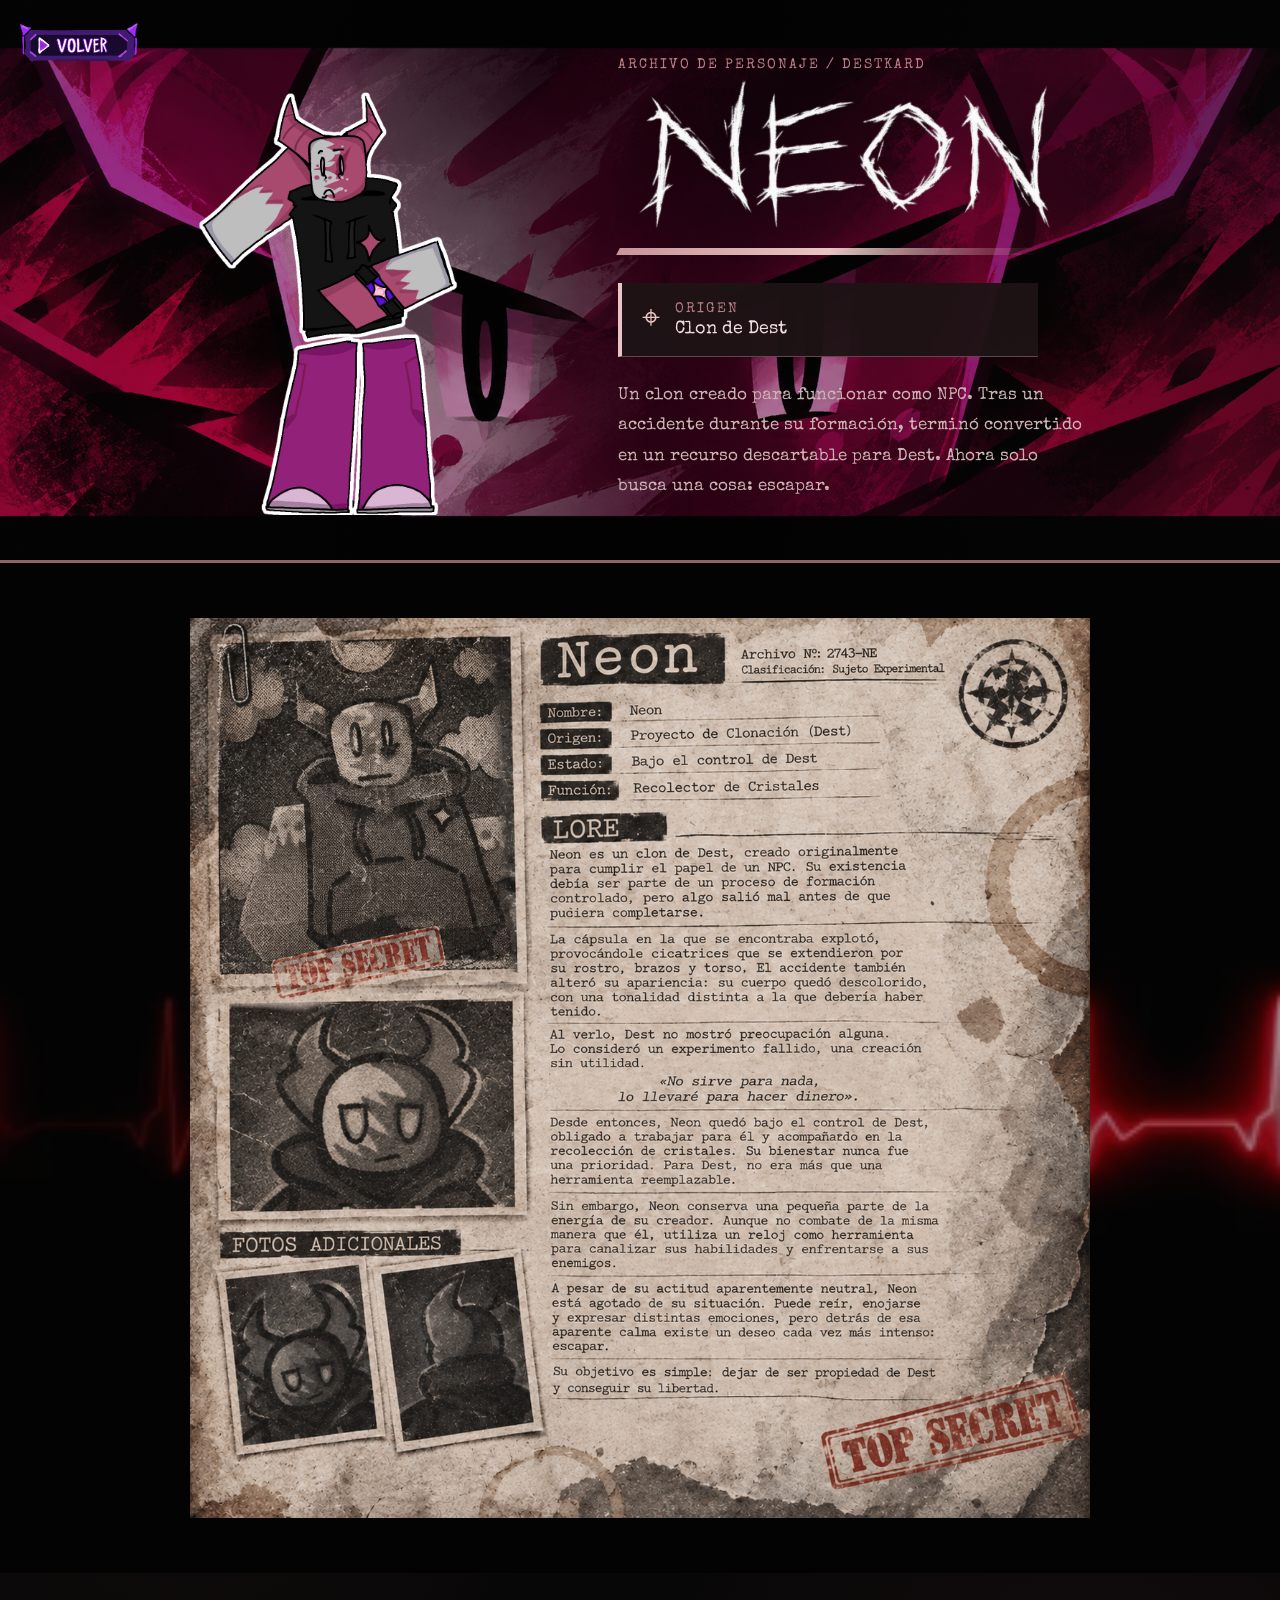
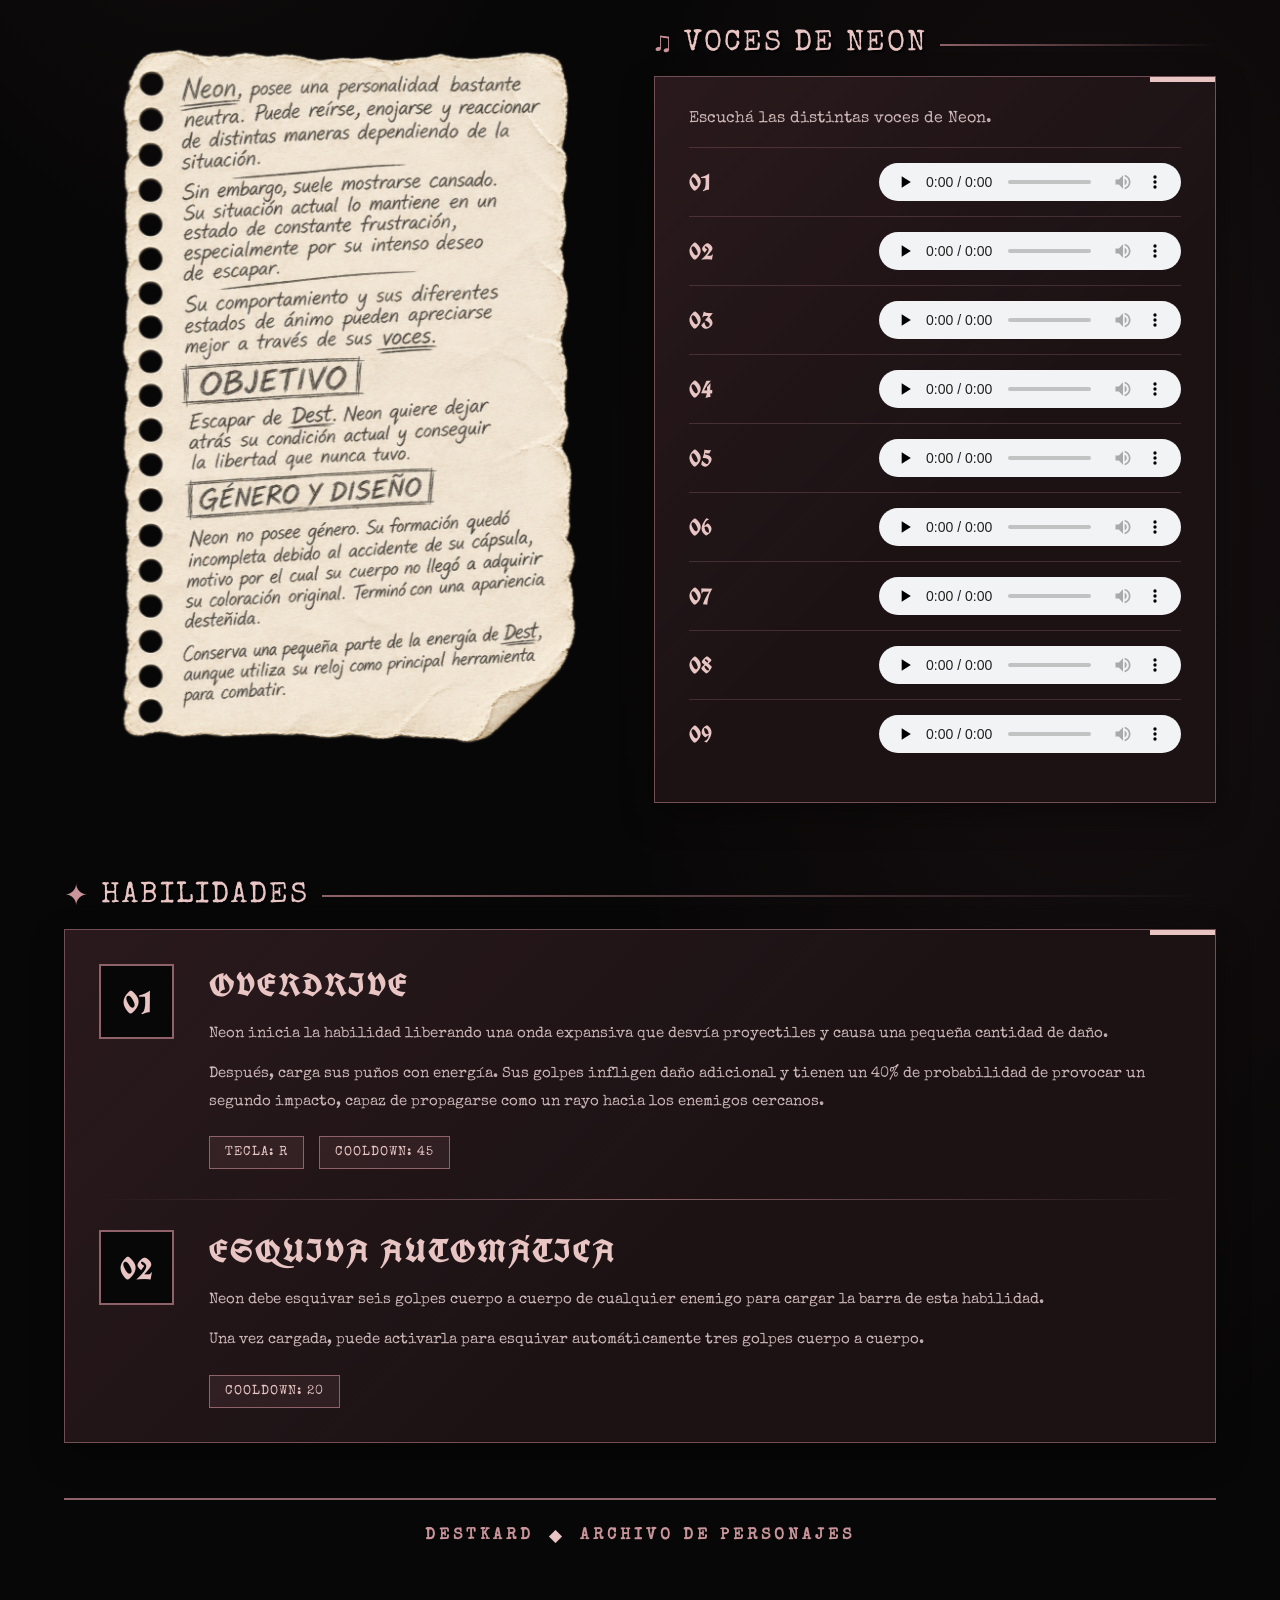
<file: competidores/personaje2/personaje2.html>
<!DOCTYPE html>
<html lang="es">
<head>
    <meta charset="UTF-8">
    <meta name="viewport" content="width=device-width, initial-scale=1.0">

    <title>DESTKARD | Neon</title>

    <link rel="stylesheet" href="personaje2.css">

    <link href="https://fonts.googleapis.com/css2?family=Special+Elite&display=swap" rel="stylesheet">
    <link href="https://fonts.googleapis.com/css2?family=UnifrakturCook:wght@700&display=swap" rel="stylesheet">
</head>

<body>

    <!-- VOLVER -->
    <a href="../../personajes.html" class="boton-volver">
        <img src="../../img/selector/volver.png" alt="Volver">
    </a>

    <main class="contenedor">

        <!-- PRESENTACIÓN -->
        <section class="presentacion">

            <div class="retrato-marco">

                <img src="../imagenes/NeonIcon.png"
                     alt="Neon"
                     class="retrato">

                <div class="retrato-etiqueta">PERSONAJE 02</div>

            </div>

            <div class="presentacion-info">

                <p class="sobrelinea">ARCHIVO DE PERSONAJE / DESTKARD</p>

                <img src="../imagenes/tituloneon.png"
                     alt="NEON"
                     class="titulo-neon">

                <div class="raya-titulo"></div>

                <div class="dato-origen">

                    <span class="dato-icono">⌖</span>

                    <div>
                        <span class="etiqueta">ORIGEN</span>
                        <p>Clon de Dest</p>
                    </div>

                </div>

                <p class="resumen">
                    Un clon creado para funcionar como NPC.
                    Tras un accidente durante su formación,
                    terminó convertido en un recurso descartable
                    para Dest. Ahora solo busca una cosa: escapar.
                </p>

            </div>

        </section>


        <section class="lore-seccion">

            <div class="lore-panel">
                <img src="../imagenes/expedienteneon.png" alt="Historia de Neon">
            </div>

        </section>

        <!-- PERSONALIDAD Y VOCES -->
        <section class="dos-columnas">

            <!-- PERSONALIDAD -->
            <div class="seccion personalidad-seccion">

                <div class="personalidad-imagen">
                    <img src="../imagenes/personalidadneon.png"
                         alt="Personalidad de Neon">
                </div>

            </div>

            <!-- VOCES -->
            <div class="seccion voces-seccion">

                <div class="titulo-seccion">

                    <span class="simbolo">♫</span>

                    <h2>VOCES DE NEON</h2>

                    <span class="linea"></span>

                </div>

                <div class="panel voces-panel">

                    <p class="voces-intro">
                        Escuchá las distintas voces de Neon.
                    </p>

                    <div class="voz">
                        <span class="voz-numero">01</span>
                        <audio controls preload="none">
                            <source src="../audios/neonaudio1.mp3" type="audio/mpeg">
                        </audio>
                    </div>

                    <div class="voz">
                        <span class="voz-numero">02</span>
                        <audio controls preload="none">
                            <source src="../audios/neonaudio2.mp3" type="audio/mpeg">
                        </audio>
                    </div>

                    <div class="voz">
                        <span class="voz-numero">03</span>
                        <audio controls preload="none">
                            <source src="../audios/neonaudio3.mp3" type="audio/mpeg">
                        </audio>
                    </div>

                    <div class="voz">
                        <span class="voz-numero">04</span>
                        <audio controls preload="none">
                            <source src="../audios/neonaudio4.mp3" type="audio/mpeg">
                        </audio>
                    </div>

                    <div class="voz">
                        <span class="voz-numero">05</span>
                        <audio controls preload="none">
                            <source src="../audios/neonaudio5.mp3" type="audio/mpeg">
                        </audio>
                    </div>

                    <div class="voz">
                        <span class="voz-numero">06</span>
                        <audio controls preload="none">
                            <source src="../audios/neonaudio6.mp3" type="audio/mpeg">
                        </audio>
                    </div>

                    <div class="voz">
                        <span class="voz-numero">07</span>
                        <audio controls preload="none">
                            <source src="../audios/neonaudio7.mp3" type="audio/mpeg">
                        </audio>
                    </div>

                    <div class="voz">
                        <span class="voz-numero">08</span>
                        <audio controls preload="none">
                            <source src="../audios/neonaudio8.mp3" type="audio/mpeg">
                        </audio>
                    </div>

                    <div class="voz">
                        <span class="voz-numero">09</span>
                        <audio controls preload="none">
                            <source src="../audios/neonaudio9.mp3" type="audio/mpeg">
                        </audio>
                    </div>

                </div>

            </div>

        </section>


        <!-- HABILIDADES -->
        <section class="seccion habilidades-seccion">

            <div class="titulo-seccion">

                <span class="simbolo">✦</span>

                <h2>HABILIDADES</h2>

                <span class="linea"></span>

            </div>

            <div class="panel habilidades-panel">

                <!-- OVERDRIVE -->
                <div class="habilidad">

                    <div class="habilidad-numero">01</div>

                    <div class="habilidad-info">

                        <h3>OVERDRIVE</h3>

                        <p>
                            Neon inicia la habilidad liberando una
                            onda expansiva que desvía proyectiles
                            y causa una pequeña cantidad de daño.
                        </p>

                        <p>
                            Después, carga sus puños con energía.
                            Sus golpes infligen daño adicional y tienen
                            un 40% de probabilidad de provocar un
                            segundo impacto, capaz de propagarse
                            como un rayo hacia los enemigos cercanos.
                        </p>

                        <div class="habilidad-datos">

                            <span>TECLA: R</span>
                            <span>COOLDOWN: 45</span>

                        </div>

                    </div>

                </div>


                <div class="separador-habilidad"></div>


                <!-- SEGUNDA HABILIDAD -->
                <div class="habilidad">

                    <div class="habilidad-numero">02</div>

                    <div class="habilidad-info">

                        <h3>ESQUIVA AUTOMÁTICA</h3>

                        <p>
                            Neon debe esquivar seis golpes cuerpo
                            a cuerpo de cualquier enemigo para
                            cargar la barra de esta habilidad.
                        </p>

                        <p>
                            Una vez cargada, puede activarla para
                            esquivar automáticamente tres golpes
                            cuerpo a cuerpo.
                        </p>

                        <div class="habilidad-datos">

                            <span>COOLDOWN: 20</span>

                        </div>

                    </div>

                </div>

            </div>

        </section>


        <!-- FOOTER -->
        <footer class="footer">

            <span>DESTKARD</span>
            <span class="footer-punto">◆</span>
            <span>ARCHIVO DE PERSONAJES</span>

        </footer>

    </main>

    <script src="personaje2.js"></script>

</body>
</html>
</file>
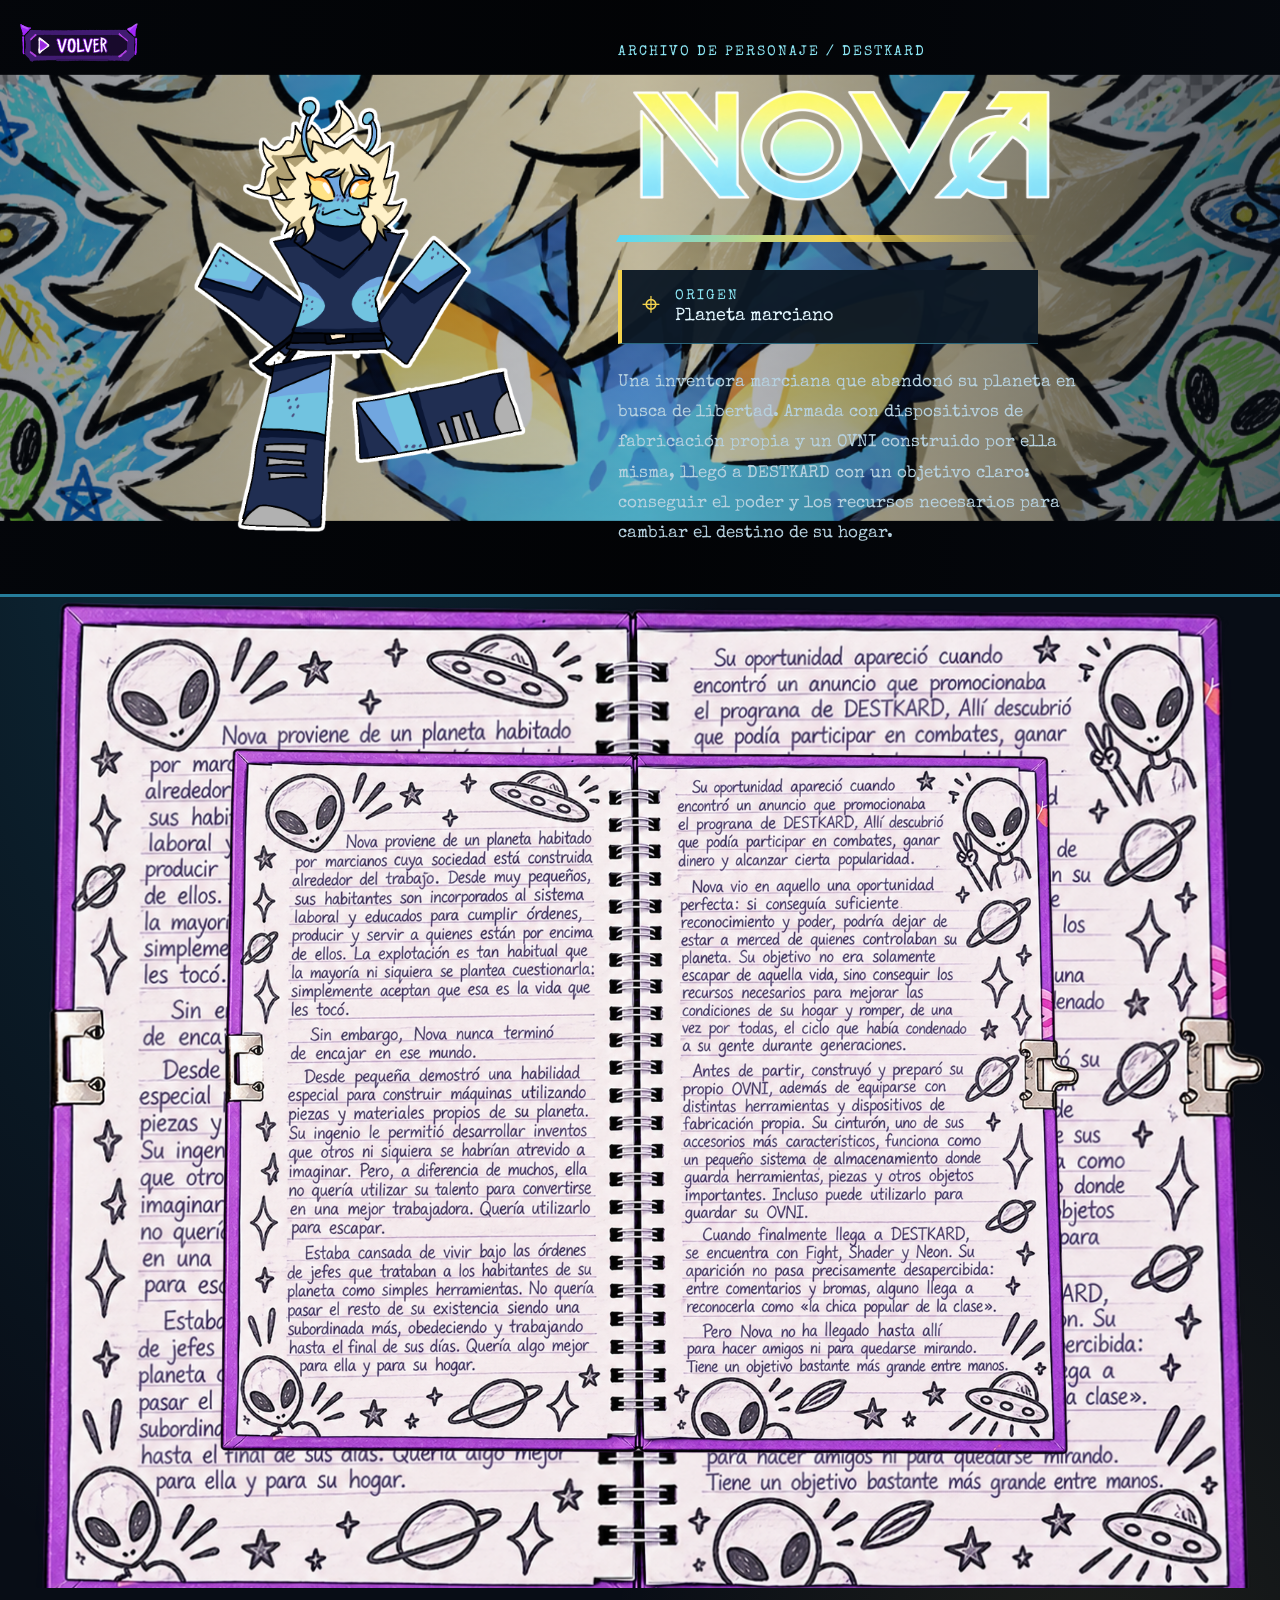
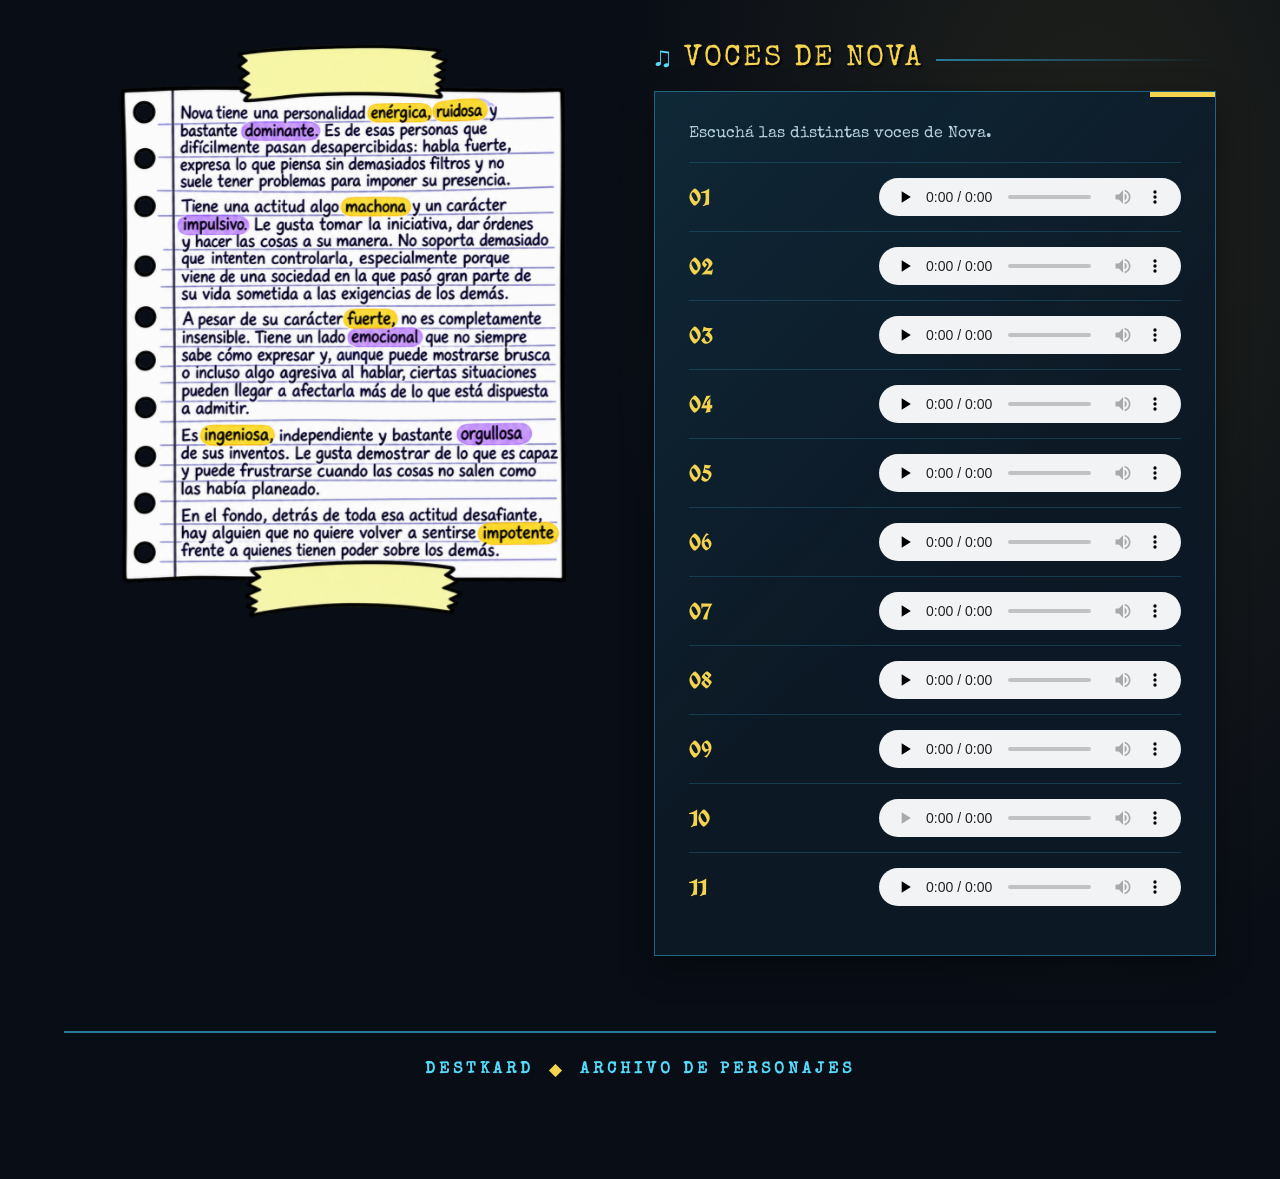
<file: competidores/personaje3/personaje3.html>
<!DOCTYPE html>
<html lang="es">
<head>
    <meta charset="UTF-8">
    <meta name="viewport" content="width=device-width, initial-scale=1.0">

    <title>DESTKARD | Nova</title>

    <link rel="stylesheet" href="personaje3.css">

    <link href="https://fonts.googleapis.com/css2?family=Special+Elite&display=swap" rel="stylesheet">
    <link href="https://fonts.googleapis.com/css2?family=UnifrakturCook:wght@700&display=swap" rel="stylesheet">
</head>

<body>

    <!-- VOLVER -->
    <a href="../../personajes.html" class="boton-volver">
        <img src="../../img/selector/volver.png" alt="Volver">
    </a>


    <main class="contenedor">

        <!-- PRESENTACIÓN -->
        <section class="presentacion">

            <div class="retrato-marco">

                <img src="../imagenes/NovaIcon.png"
                     alt="Nova"
                     class="retrato">

                <div class="retrato-etiqueta">PERSONAJE</div>

            </div>


            <div class="presentacion-info">

                <p class="sobrelinea">
                    ARCHIVO DE PERSONAJE / DESTKARD
                </p>

                <img src="../imagenes/titulonova.png"
                     alt="NOVA"
                     class="titulo-nova">

                <div class="raya-titulo"></div>


                <div class="dato-origen">

                    <span class="dato-icono">⌖</span>

                    <div>
                        <span class="etiqueta">ORIGEN</span>
                        <p>Planeta marciano</p>
                    </div>

                </div>


                <p class="resumen">
                    Una inventora marciana que abandonó su planeta
                    en busca de libertad. Armada con dispositivos
                    de fabricación propia y un OVNI construido por
                    ella misma, llegó a DESTKARD con un objetivo
                    claro: conseguir el poder y los recursos
                    necesarios para cambiar el destino de su hogar.
                </p>

            </div>

        </section>



        <!-- LORE -->
        <section class="lore-seccion">

            <div class="lore-panel">

                <img src="../imagenes/expedientenova.png"
                     alt="Historia de Nova">

            </div>

        </section>



        <!-- PERSONALIDAD Y VOCES -->
        <section class="dos-columnas">


            <!-- PERSONALIDAD -->
            <div class="seccion personalidad-seccion">

                <div class="personalidad-imagen">

                    <img src="../imagenes/personalidadnova.png"
                         alt="Personalidad de Nova">

                </div>

            </div>



            <!-- VOCES -->
            <div class="seccion voces-seccion">

                <div class="titulo-seccion">

                    <span class="simbolo">♫</span>

                    <h2>VOCES DE NOVA</h2>

                    <span class="linea"></span>

                </div>


                <div class="panel voces-panel">

                    <p class="voces-intro">
                        Escuchá las distintas voces de Nova.
                    </p>


                    <div class="voz">
                        <span class="voz-numero">01</span>
                        <audio controls preload="none">
                            <source src="../audios/novaaudio1.mp3" type="audio/mpeg">
                        </audio>
                    </div>


                    <div class="voz">
                        <span class="voz-numero">02</span>
                        <audio controls preload="none">
                            <source src="../audios/novaaudio2.mp3" type="audio/mpeg">
                        </audio>
                    </div>


                    <div class="voz">
                        <span class="voz-numero">03</span>
                        <audio controls preload="none">
                            <source src="../audios/novaaudio3.mp3" type="audio/mpeg">
                        </audio>
                    </div>


                    <div class="voz">
                        <span class="voz-numero">04</span>
                        <audio controls preload="none">
                            <source src="../audios/novaaudio4.mp3" type="audio/mpeg">
                        </audio>
                    </div>


                    <div class="voz">
                        <span class="voz-numero">05</span>
                        <audio controls preload="none">
                            <source src="../audios/novaaudio5.mp3" type="audio/mpeg">
                        </audio>
                    </div>


                    <div class="voz">
                        <span class="voz-numero">06</span>
                        <audio controls preload="none">
                            <source src="../audios/novaaudio6.mp3" type="audio/mpeg">
                        </audio>
                    </div>


                    <div class="voz">
                        <span class="voz-numero">07</span>
                        <audio controls preload="none">
                            <source src="../audios/novaaudio7.mp3" type="audio/mpeg">
                        </audio>
                    </div>


                    <div class="voz">
                        <span class="voz-numero">08</span>
                        <audio controls preload="none">
                            <source src="../audios/novaaudio8.mp3" type="audio/mpeg">
                        </audio>
                    </div>


                    <div class="voz">
                        <span class="voz-numero">09</span>
                        <audio controls preload="none">
                            <source src="../audios/novaaudio9.mp3" type="audio/mpeg">
                        </audio>
                    </div>


                    <div class="voz">
                        <span class="voz-numero">10</span>
                        <audio controls preload="none">
</audio>
                    </div>


                    <div class="voz">
                        <span class="voz-numero">11</span>
                        <audio controls preload="none">
                            <source src="../audios/novaaudio11.mp3" type="audio/mpeg">
                        </audio>
                    </div>

                </div>

            </div>

        </section>



        <!-- FOOTER -->
        <footer class="footer">

            <span>DESTKARD</span>

            <span class="footer-punto">◆</span>

            <span>ARCHIVO DE PERSONAJES</span>

        </footer>

    </main>


    <script src="personaje3.js"></script>

</body>
</html>
</file>
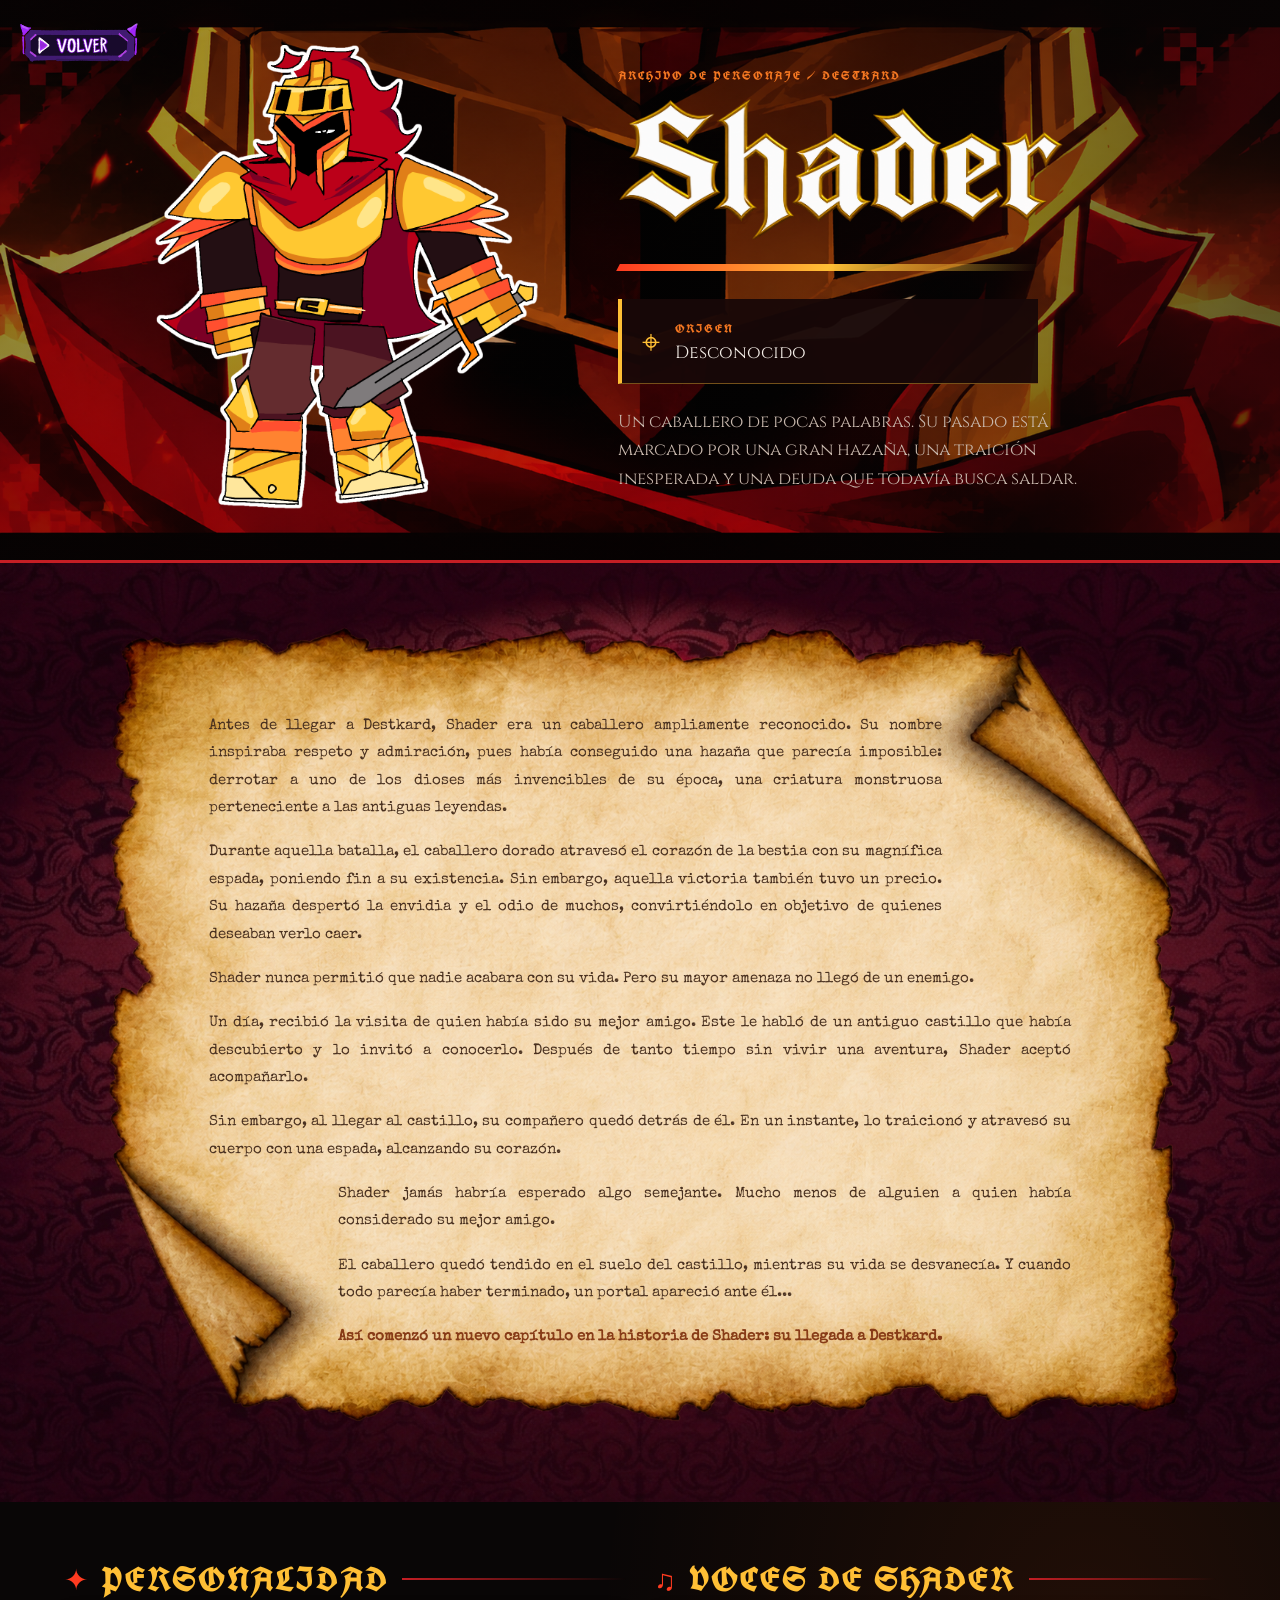
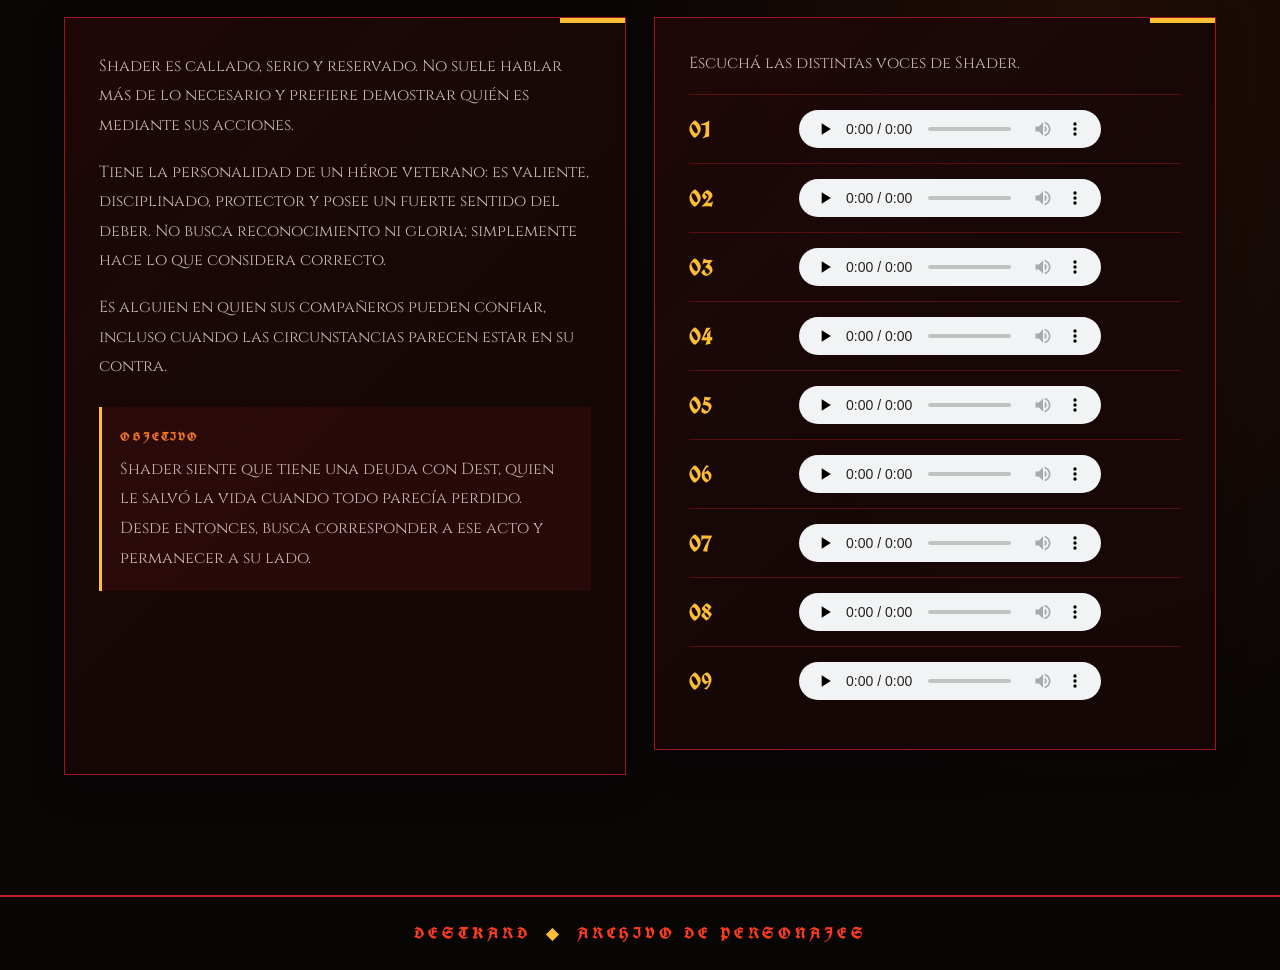
<file: competidores/personaje4/personaje4.html>
<!DOCTYPE html>
<html lang="es">
<head>
    <meta charset="UTF-8">
    <meta name="viewport" content="width=device-width, initial-scale=1.0">
    <title>DESTKARD | Shader</title>

    <link rel="stylesheet" href="personaje4.css">

    <link href="https://fonts.googleapis.com/css2?family=Bangers&family=Roboto+Condensed:wght@400;500;600;700;800&family=Special+Elite&display=swap" rel="stylesheet">
    <link href="https://fonts.googleapis.com/css2?family=UnifrakturCook:wght@700&display=swap" rel="stylesheet">
    <link href="https://fonts.googleapis.com/css2?family=Cinzel:wght@400;500;600;700;800;900&display=swap" rel="stylesheet">
</head>

<body>

    <a href="../../personajes.html" class="boton-volver">
    <img src="../../img/selector/volver.png" alt="Volver">
    </a>
    <main class="contenedor">

        <!-- PRESENTACIÓN -->
        <section class="presentacion">

            <div class="retrato-marco">
                <img src="../imagenes/ShaderIcon.png"
                     alt="Shader"
                     class="retrato">

                <div class="retrato-etiqueta">PERSONAJE 01</div>
            </div>

            <div class="presentacion-info">

                <p class="sobrelinea">ARCHIVO DE PERSONAJE / DESTKARD</p>

                <img src="../imagenes/tituloshader.png"
                alt="SHADER"
                class="titulo-shader">

                <div class="raya-titulo"></div>

                <div class="dato-origen">
                    <span class="dato-icono">⌖</span>

                    <div>
                        <span class="etiqueta">ORIGEN</span>
                        <p>Desconocido</p>
                    </div>
                </div>

                <p class="resumen">
                    Un caballero de pocas palabras. Su pasado está marcado
                    por una gran hazaña, una traición inesperada y una deuda
                    que todavía busca saldar.
                </p>

            </div>
        </section>


        <!-- LORE -->
        <section class="seccion lore-seccion">

            <div class="panel lore-panel">

                <p>
                    Antes de llegar a Destkard, Shader era un caballero
                    ampliamente reconocido. Su nombre inspiraba 
                    respeto
                    y admiración, pues había conseguido una hazaña que
                    parecía imposible: derrotar a uno de los dioses más
                    invencibles de su época, una criatura monstruosa
                    perteneciente a las antiguas leyendas.
                </p>

                <p>
                    Durante aquella batalla, el caballero dorado atravesó
                    el corazón de la bestia con su magnífica espada,
                    poniendo fin a su existencia. Sin embargo, aquella
                    victoria también tuvo un precio. Su hazaña despertó
                    la envidia y el odio de muchos, convirtiéndolo en
                    objetivo de quienes deseaban verlo caer.
                </p>

                <p>
                    Shader nunca permitió que nadie acabara con su vida.
                    Pero su mayor amenaza no llegó de un enemigo.
                </p>

                <p>
                    Un día, recibió la visita de quien había sido su
                    mejor amigo. Este le habló de un antiguo castillo
                    que había descubierto y lo invitó a conocerlo.
                    Después de tanto tiempo sin vivir una aventura,
                    Shader aceptó acompañarlo.
                </p>

                <p>
                    Sin embargo, al llegar al castillo, su compañero
                    quedó detrás de él. En un instante, lo traicionó
                    y atravesó su cuerpo con una espada, alcanzando
                    su corazón.
                </p>

                <p>
                    Shader jamás habría esperado algo semejante.
                    Mucho menos de alguien a quien había considerado
                    su mejor amigo.
                </p>

                <p>
                    El caballero quedó tendido en el suelo del castillo,
                    mientras su vida se desvanecía. Y cuando todo
                    parecía haber terminado, un portal apareció
                    ante él...
                </p>

                <p class="cierre-lore">
                    Así comenzó un nuevo capítulo en la historia
                    de Shader: su llegada a Destkard.
                </p>

            </div>
        </section>


        <!-- PERSONALIDAD Y HABILIDADES -->
        <section class="dos-columnas">

            <div class="seccion">

                <div class="titulo-seccion">
                    <span class="simbolo">✦</span>
                    <h2>PERSONALIDAD</h2>
                    <span class="linea"></span>
                </div>

                <div class="panel personalidad-panel">

                    <p>
                        Shader es callado, serio y reservado.
                        No suele hablar más de lo necesario y prefiere
                        demostrar quién es mediante sus acciones.
                    </p>

                    <p>
                        Tiene la personalidad de un héroe veterano:
                        es valiente, disciplinado, protector y posee
                        un fuerte sentido del deber. No busca
                        reconocimiento ni gloria; simplemente
                        hace lo que considera correcto.
                    </p>

                    <p>
                        Es alguien en quien sus compañeros pueden
                        confiar, incluso cuando las circunstancias
                        parecen estar en su contra.
                    </p>

                    <div class="objetivo">

                        <span class="etiqueta">OBJETIVO</span>

                        <p>
                            Shader siente que tiene una deuda con Dest,
                            quien le salvó la vida cuando todo parecía
                            perdido. Desde entonces, busca corresponder
                            a ese acto y permanecer a su lado.
                        </p>

                    </div>

                </div>
            </div>


            <div class="seccion voces-seccion">
                <div class="titulo-seccion">
                    <span class="simbolo">♫</span>
                    <h2>VOCES DE SHADER</h2>
                    <span class="linea"></span>
                </div>

                <div class="panel voces-panel">

                    <p class="voces-intro">
                        Escuchá las distintas voces de Shader.
                    </p>

                    <div class="voz">
                        <span class="voz-numero">01</span>
                        <audio controls preload="none">
                            <source src="../audios/shaderaudio1.mp3" type="audio/mpeg">
                        </audio>
                    </div>

                    <div class="voz">
                        <span class="voz-numero">02</span>
                        <audio controls preload="none">
                            <source src="../audios/shaderaudio2.mp3" type="audio/mpeg">
                        </audio>
                    </div>

                    <div class="voz">
                        <span class="voz-numero">03</span>
                        <audio controls preload="none">
                            <source src="../audios/shaderaudio3.mp3" type="audio/mpeg">
                        </audio>
                    </div>

                    <div class="voz">
                        <span class="voz-numero">04</span>
                        <audio controls preload="none">
                            <source src="../audios/shaderaudio4.mp3" type="audio/mpeg">
                        </audio>
                    </div>

                    <div class="voz">
                        <span class="voz-numero">05</span>
                        <audio controls preload="none">
                            <source src="../audios/shaderaudio5.mp3" type="audio/mpeg">
                        </audio>
                    </div>

                    <div class="voz">
                        <span class="voz-numero">06</span>
                        <audio controls preload="none">
                            <source src="../audios/shaderaudio6.mp3" type="audio/mpeg">
                        </audio>
                    </div>

                    <div class="voz">
                        <span class="voz-numero">07</span>
                        <audio controls preload="none">
                            <source src="../audios/shaderaudio7.mp3" type="audio/mpeg">
                        </audio>
                    </div>

                    <div class="voz">
                        <span class="voz-numero">08</span>
                        <audio controls preload="none">
                            <source src="../audios/shaderaudio8.mp3" type="audio/mpeg">
                        </audio>
                    </div>

                    <div class="voz">
                        <span class="voz-numero">09</span>
                        <audio controls preload="none">
                            <source src="../audios/shaderaudio9.mp3" type="audio/mpeg">
                        </audio>
                    </div>

                </div>
            </div>
        </section>

    </main>

    <footer class="footer">
        <span>DESTKARD</span>
        <span class="footer-punto">◆</span>
        <span>ARCHIVO DE PERSONAJES</span>
    </footer>

    <script src="personaje4.js"></script>

</body>
</html>
</file>
<file: style.css>
/* =================================
   CONFIGURACIÓN GENERAL
================================= */

* {
    margin: 0;
    padding: 0;
    box-sizing: border-box;
}

html {
    scroll-behavior: smooth;
}

body {
    background: #08030e;
    color: white;
    font-family: 'Chiller', fantasy;
    overflow-x: hidden;
}

/* =================================
   BARRA DE NAVEGACIÓN
================================= */

.navbar {
    position: absolute;
    top: 0;
    left: 0;
    width: 100%;
    height: 72px;
    z-index: 20;

    display: flex;
    align-items: center;
    justify-content: space-between;

    padding: 0 6%;

    background: rgba(5, 2, 12, 0.94);
    border-bottom: 3px solid #a900ff;
    box-shadow: 0 5px 25px rgba(174, 0, 255, 0.35);

    overflow: visible;
}

/* LOGO DE NAVEGACIÓN */

.brand {
    display: flex;
    align-items: center;
    gap: 10px;

    color: #d83cff;
    text-decoration: none;

    font-family: 'Chiller', fantasy;
    font-size: 30px;
    letter-spacing: 1px;

    text-shadow: 2px 2px #42006d;
    z-index: 5;
}

.brand-logo {
    width: 140px;
    height: 100px;
    object-fit: contain;
    display: block;

    transform: translate(-50px, 5px);
}

/* ENLACES */

.nav-links {
    display: flex;
    align-items: center;
    gap: 40px;
}

.nav-links a {
    color: white;
    text-decoration: none;
    font-size: 15px;
    font-weight: 900;

    transition: 0.3s;
}

.nav-links a:hover,
.nav-links a.active {
    color: #e82aff;
    border-bottom: 3px solid #e82aff;
    padding-bottom: 8px;
    text-shadow: 0 0 12px #db00ff;
}

/* ROBLOX */

.roblox-button {
    position: absolute;
    right: 4%;
    top: 50%;
    transform: translateY(-50%);

    width: 130px;
    height: 65px;

    display: flex;
    align-items: center;
    justify-content: center;

    padding: 0;
    background: transparent;
    border: none;

    z-index: 6;
    transition: 0.3s;
}

.roblox-image {
    width: 220%;
    height: 220%;
    object-fit: contain;
    display: block;
}

.roblox-button:hover {
    transform: translateY(-50%) scale(1.08);
}

/* MENÚ MÓVIL */

.menu-toggle {
    display: none;
    color: white;
    background: none;
    border: none;
    font-size: 30px;
    cursor: pointer;
}

/* =================================
   CADENAS DECORATIVAS
================================= */

.chain-left,
.chain-right {
    position: absolute;
    top: 8px;

    width: 30vw;
    height: auto;

    object-fit: contain;

    z-index: 4;
    pointer-events: none;
    user-select: none;

    transform: scaleY(0.75);
    transform-origin: top center;
}

.chain-left {
    left: -12%;
}

.chain-right {
    right: -7%;
}

/* =================================
   PORTADA PRINCIPAL
================================= */

.hero {
    position: relative;

    min-height: 100vh;
    height: auto;

    display: flex;
    align-items: center;
    justify-content: center;

    background-image:
        linear-gradient(
            to bottom,
            rgba(5, 0, 15, 0.25),
            rgba(8, 0, 18, 0.55)
        ),
        url("img/selector/Fondo1.png");

    background-size: cover;
    background-position: center;
    background-repeat: no-repeat;

    overflow: hidden;
}

.hero-overlay {
    position: absolute;
    inset: 0;

    background:
        radial-gradient(
            ellipse at center,
            transparent 20%,
            rgba(12, 0, 22, 0.38) 100%
        );

    pointer-events: none;
}

.hero-content {
    width: 100%;
    min-height: 100vh;
    position: relative;
    z-index: 2;

    display: flex;
    flex-direction: column;
    align-items: center;
    justify-content: center;

    padding: 85px 20px 30px;
}

/* =================================
   LOGO PRINCIPAL
================================= */

.logo-container {
    width: min(700px, 75vw);

    display: flex;
    justify-content: center;
    align-items: center;

    margin-bottom: 0;
}

.main-logo {
    width: 100%;
    height: auto;
    object-fit: contain;

    filter:
        drop-shadow(0 0 15px #a500ff)
        drop-shadow(0 8px 5px rgba(0, 0, 0, 0.8));

    animation: logoFloat 4s ease-in-out infinite;
}

@keyframes logoFloat {
    0%, 100% {
        transform: translateY(0);
    }

    50% {
        transform: translateY(-8px);
    }
}

/* =================================
   FRASE PRINCIPAL
================================= */

.tagline {
    display: flex;
    align-items: center;
    justify-content: center;
    gap: 18px;

    color: white;
    font-family: 'Chiller', fantasy;
    font-size: 25px;
    letter-spacing: 2px;

    text-shadow: 0 0 10px #c500ff;
    margin-top: -5px;
}

.tagline b {
    color: #e600ff;
    font-size: 17px;
}

.tagline span {
    color: #e000ff;
    font-size: 30px;
}

/* =================================
   BOTÓN JUGAR
================================= */

.play-button {
    margin-top: 20px;

    display: flex;
    align-items: center;
    justify-content: center;

    padding: 17px 42px;

    background: linear-gradient(135deg, #a000e9, #ed20ff);
    color: white;
    text-decoration: none;

    font-family: 'Chiller', fantasy;
    font-size: 32px;
    letter-spacing: 2px;

    border: 4px solid white;
    outline: 3px solid #a000ff;

    clip-path: polygon(
        5% 0, 95% 0,
        100% 18%, 96% 50%,
        100% 82%, 95% 100%,
        5% 100%, 0 82%,
        4% 50%, 0 18%
    );

    transition: 0.3s;
}

.play-button:hover {
    transform: scale(1.1);
    filter: brightness(1.3);
    box-shadow: 0 0 35px #dc00ff;
}

/* =================================
   TEXTOS LATERALES
================================= */

.side-text {
    position: absolute;
    top: 44%;
    z-index: 2;

    color: #ed39ff;
    font-family: 'Chiller', fantasy;
    font-size: 23px;
    line-height: 1.3;
    letter-spacing: 1px;

    text-shadow: 0 0 12px #c000ff;
}

.side-text span {
    display: block;
    text-align: center;
    font-size: 30px;
    margin-bottom: 10px;
}

.side-left {
    left: 5%;
    text-align: center;
    transform: rotate(-8deg);
}

.side-right {
    right: 5%;
    text-align: center;
    transform: rotate(8deg);
}

/* =================================
   ÍCONOS PRINCIPALES
================================= */

.features {
    width: min(1250px, 95%);

    display: grid;
    grid-template-columns: repeat(4, 1fr);

    align-items: center;
    justify-items: center;

    gap: 15px;

    margin: 0 auto;
}

.feature-card {
    width: 100%;

    display: flex;
    align-items: center;
    justify-content: center;

    padding: 5px;

    background: transparent;
    border: none;

    text-decoration: none;

    transition: transform 0.3s ease;
}

/* IMÁGENES */

.feature-card img {
    width: 250px;
    height: 250px;

    object-fit: contain;

    transition: 0.3s;
}

/* TAMAÑOS INDIVIDUALES DE LOS ICONOS */

.features .feature-card:nth-child(1) img {
    width: 300px;
}

.features .feature-card:nth-child(2) img {
    width: 200px;
}

.features .feature-card:nth-child(3) img {
    width: 300px;
}

.features .feature-card:nth-child(4) img {
    width: 220px;
}

.feature-card:hover {
    transform: translateY(-6px);
}

.feature-card:hover img {
    transform: scale(1.08);
    filter: drop-shadow(0 0 8px #a900ff);
}

/* TEXTOS DE LOS ÍCONOS */

.feature-card span {
    font-family: 'Chiller', fantasy;
    font-size: 19px;
    letter-spacing: 1px;
}

/* =================================
   CRÉDITOS
================================= */

.creator-credit {
    color: white;
    font-family: 'Bangers', cursive;
    font-size: 21px;
    letter-spacing: 2px;
    text-shadow: 0 0 10px #a900ff;
}

.creator-credit span {
    color: #e82aff;
}

/* =================================
   SECCIONES INFERIORES
================================= */

.extra-section {
    min-height: 280px;
    padding: 90px 20px;

    text-align: center;

    background:
        linear-gradient(
            135deg,
            #10031c,
            #210038,
            #09010f
        );

    border-bottom: 2px solid #8e00d1;
}

.extra-section h2 {
    color: #e72aff;
    font-family: 'Chiller', fantasy;
    font-size: 45px;
    letter-spacing: 3px;

    text-shadow: 0 0 15px #ae00ff;
}

.extra-section p {
    margin-top: 20px;
    font-size: 19px;
    color: #ddd;
}

/* =================================
   MENÚ DESPLEGABLE
================================= */

.top-nav {
    display: flex;
    align-items: center;
    justify-content: center;
    gap: 25px;

    position: absolute;
    left: 50%;
    top: 50%;
    transform: translate(-53%, -50%);

    z-index: 5;
}

.nav-option {
    background: transparent;
    border: none;
    color: white;

    padding: 12px 15px;

    font-family: 'Russo One', sans-serif;
    font-size: 23px;
    letter-spacing: 1px;

    cursor: pointer;
    transition: 0.3s;
}

.nav-option:hover,
.nav-option.active {
    color: #ed35ff;
    text-shadow: 0 0 12px #d000ff;
}

/* VENTANA DESPLEGABLE */

.mega-menu {
    position: absolute;
    top: 72px;
    left: 0;

    width: 100%;
    min-height: 300px;

    padding: 45px 7% 40px;

    background: rgba(8, 2, 17, 0.97);

    border-bottom: 3px solid #b000ff;

    box-shadow:
        0 15px 35px rgba(0, 0, 0, 0.8),
        0 8px 30px rgba(160, 0, 255, 0.3);

    backdrop-filter: blur(12px);

    z-index: 15;

    opacity: 0;
    visibility: hidden;
    pointer-events: none;

    transform: translateY(-35px) scaleY(0.92);
    transform-origin: top center;

    transition:
        opacity 0.4s ease,
        transform 0.65s cubic-bezier(0.16, 1, 0.3, 1),
        visibility 0.65s;
}

.mega-menu.show {
    opacity: 1;
    visibility: visible;
    pointer-events: auto;

    transform: translateY(0) scaleY(1);
}

/* CONTENIDO DEL MENÚ */

.mega-panel {
    display: none;
    text-align: center;
}

.mega-panel.active {
    display: block;
    animation: contentAppear 0.65s ease both;
}

@keyframes contentAppear {
    from {
        opacity: 0;
        transform: translateY(15px);
    }

    to {
        opacity: 1;
        transform: translateY(0);
    }
}

.mega-panel h2 {
    color: #e64aff;
    font-family: 'Bangers', cursive;
    font-size: 42px;
    letter-spacing: 3px;

    text-shadow: 0 0 15px #a000ff;
}

.panel-subtitle {
    color: #bca2ce;
    font-family: 'Roboto Condensed', sans-serif;
    font-size: 13px;
    letter-spacing: 3px;

    margin-top: 8px;
    margin-bottom: 30px;
}

/* BOTÓN CERRAR */

.mega-close {
    position: absolute;
    top: 15px;
    right: 30px;

    color: white;
    background: transparent;
    border: none;

    font-size: 25px;
    cursor: pointer;

    transition: 0.3s;
}

.mega-close:hover {
    color: #ed20ff;
    transform: rotate(90deg);
}

/* =================================
   CREADORES
================================= */

.creator-grid {
    display: grid;
    grid-template-columns: repeat(3, 180px);
    justify-content: center;
    gap: 30px;
}

.creator-card {
    padding: 15px;

    background: rgba(35, 8, 54, 0.8);
    border: 1px solid #8d20d6;

    transition: 0.3s;
}

.creator-card:hover {
    transform: translateY(-8px);
    box-shadow: 0 0 20px #a000ff;
}

.creator-card img {
    width: 100%;
    aspect-ratio: 1 / 1;

    object-fit: cover;

    border: 2px solid #c42aff;
}

.creator-card h3 {
    color: #e7a0ff;
    font-family: 'Bangers', cursive;
    font-size: 23px;

    margin-top: 10px;
}

.creator-card p {
    color: #ddd;
    font-family: 'Roboto Condensed', sans-serif;
    font-size: 14px;

    margin-top: 5px;
}

/* =================================
   INFORMACIÓN
================================= */

.info-content {
    max-width: 700px;
    margin: auto;

    padding: 20px;

    background: rgba(35, 8, 54, 0.6);
    border-left: 3px solid #bc27ff;
}

.info-content p {
    color: #eee;
    font-family: 'Roboto Condensed', sans-serif;
    font-size: 19px;

    margin: 12px 0;
}

/* =================================
   TABLETS
================================= */

@media (max-width: 1000px) {

    .nav-links {
        gap: 18px;
    }

    .brand {
        font-size: 24px;
    }

    .top-nav {
        gap: 2px;
    }

    .nav-option {
        padding: 10px 7px;
        font-size: 19px;
    }

    .chain-left,
    .chain-right {
        width: 25vw;
    }

    .features {
        grid-template-columns: repeat(3, 1fr);
        gap: 20px;
    }

    .feature-card img {
        width: 125px;
        height: 105px;
    }
}

/* =================================
   CELULARES
================================= */

@media (max-width: 700px) {

.navbar {
    position: absolute;
    top: 0;
    left: 0;

    width: 100%;
    height: 72px;

    display: flex;
    align-items: center;
    justify-content: space-between;

    padding: 0 16px;

    z-index: 20;

    background: rgba(5, 2, 12, 0.94);
    border-bottom: 3px solid #a900ff;
    box-shadow: 0 5px 25px rgba(174, 0, 255, 0.35);
    overflow: visible;
}

    .brand {
        font-size: 23px;
    }

    .brand-icon {
        font-size: 30px;
    }

    .menu-toggle {
        display: block;
        position: relative;
        z-index: 6;
    }

    .roblox-button {
        display: none;
    }

    .nav-links {
        display: none;

        position: absolute;
        top: 65px;
        left: 0;
        width: 100%;

        flex-direction: column;
        gap: 0;

        background: rgba(7, 0, 15, 0.98);
        border-bottom: 2px solid #d000ff;
    }

    .nav-links.show {
        display: flex;
    }

    .nav-links a {
        width: 100%;
        text-align: center;
        padding: 17px;
        border-bottom: 1px solid #3a124a;
    }

    .nav-links a:hover,
    .nav-links a.active {
        padding-bottom: 17px;
    }

    .hero {
        min-height: 100vh;
        height: auto;
        background-position: center;
    }

    .hero-content {
        padding-top: 110px;
        padding-bottom: 65px;
    }

    .logo-container {
        width: min(650px, 85vw);
    }

    .tagline {
        font-size: 17px;
        gap: 8px;
    }

    .play-button {
        font-size: 25px;
        padding: 14px 30px;
    }

    .side-text {
        display: none;
    }

    .features {
        width: 90%;
        grid-template-columns: repeat(2, 1fr);
        gap: 20px;
        margin-top: 40px;
    }

    .feature-card img {
        width: 115px;
        height: 100px;
    }

    .extra-section h2 {
        font-size: 35px;
    }

    .top-nav {
        display: none;

        position: absolute;
        top: 65px;
        left: 0;

        width: 100%;

        flex-direction: column;

        background: rgba(7, 0, 15, 0.98);
        border-bottom: 2px solid #d000ff;
    }

    .top-nav.show {
        display: flex;
    }

    .nav-option {
        width: 100%;
        padding: 15px;
        font-size: 21px;

        border-bottom: 1px solid #351044;
    }

    .chain-left,
    .chain-right {
        width: 30vw;
        top: 15px;
    }

    .mega-menu {
        top: 65px;
        padding: 45px 15px 30px;
    }

    .mega-panel h2 {
        font-size: 32px;
    }

    .creator-grid {
        grid-template-columns: repeat(2, minmax(0, 140px));
        gap: 12px;
    }

    .creator-card {
        padding: 8px;
    }

    .creator-card h3 {
        font-size: 19px;
    }

    .info-content p {
        font-size: 16px;
    }
}

/* =================================
   CELULARES PEQUEÑOS
================================= */

@media (max-width: 380px) {

    .tagline {
        font-size: 14px;
        gap: 5px;
    }

    .features {
        gap: 12px;
    }

    .feature-card img {
        width: 100px;
        height: 90px;
    }

    .feature-card span {
        font-size: 14px;
    }
}

/* =================================
   SECCIÓN ¿DE QUÉ TRATA?
================================= */

.about-section {
    width: 100%;
    min-height: 650px;

    display: flex;
    align-items: center;
    justify-content: center;

    padding: 80px 8%;

    background-image:
        url("img/selector/Fondo4.png");

    background-size: cover;
    background-position: center;
    background-repeat: no-repeat;

    border-top: 50px solid #000;
}

.about-container {
    width: 100%;
    max-width: 1250px;

    display: grid;
    grid-template-columns: 1fr 1.2fr;

    align-items: center;
    gap: 80px;
}

/* TÍTULO IZQUIERDO */

.about-title h2 {
    font-family: 'Russo One', sans-serif;
    font-size: clamp(100px, 7px, 100px);

    color: rgb(105, 103, 105);
    line-height: 1.05;
    letter-spacing: 3px;
}

/* DESCRIPCIÓN DERECHA */

.about-description {
    padding: 10px;

    background: rgba(8, 3, 14, 0.65);

    border-left: 4px solid #b000ff;

    backdrop-filter: blur(5px);
}

.about-description p {
    font-family: 'Roboto Condensed', sans-serif;
    font-size: 21px;
    line-height: 1.7;

    color: white;

    margin-bottom: 20px;
}

.about-description p:last-child {
    margin-bottom: 0;
}

/* CELULARES */

@media (max-width: 700px) {

    .about-section {
        min-height: 100vh;
        padding: 80px 7%;
    }

    .about-container {
        grid-template-columns: 1fr;
        gap: 30px;
    }

    .about-title h2 {
        font-size: 55px;
        text-align: center;
    }

    .about-description {
        padding: 20px;
    }

    .about-description p {
        font-size: 17px;
    }

}

/* =================================
   ASISTENTE DE BIENVENIDA DESTKARD
================================= */

.asistente-destkard {
    position: fixed;
    bottom: 20px;
    left: 20px;

    display: flex;
    align-items: flex-end;
    gap: 12px;

    z-index: 1000;

    animation: entradaAsistente 0.9s ease both;
}

.asistente-destkard img {
    width: 220px;
    max-height: 320px;

    object-fit: contain;

    filter: drop-shadow(0 0 12px #a900ff);

    animation: flotarAsistente 3s ease-in-out infinite;
}

.globo-dialogo {
    position: relative;

    width: 280px;
    padding: 20px;

    background: rgba(13, 3, 25, 0.96);

    border: 2px solid #b000ff;
    border-radius: 14px;

    box-shadow: 0 0 20px rgba(174, 0, 255, 0.4);

    margin-bottom: 25px;
}

.globo-dialogo::before {
    content: "";

    position: absolute;
    left: -12px;
    bottom: 25px;

    border-top: 12px solid transparent;
    border-bottom: 12px solid transparent;
    border-right: 12px solid #b000ff;
}

.globo-dialogo h3 {
    color: #e82aff;
    font-family: 'Bangers', cursive;
    font-size: 23px;

    margin-bottom: 10px;
    padding-right: 15px;
}

.globo-dialogo p {
    color: white;
    font-family: 'Roboto Condensed', sans-serif;

    font-size: 16px;
    line-height: 1.5;
}

#cerrarDialogo {
    position: absolute;
    top: 7px;
    right: 10px;

    background: transparent;
    border: none;

    color: white;
    font-size: 23px;

    cursor: pointer;
}

#cerrarDialogo:hover {
    color: #e82aff;
}

.dialogo-reabrir {
    display: none;

    position: fixed;
    bottom: 20px;
    left: 20px;

    z-index: 1000;

    padding: 12px 18px;

    background: #26003d;
    color: white;

    border: 2px solid #b000ff;
    border-radius: 10px;

    font-family: 'Bangers', cursive;
    font-size: 18px;

    cursor: pointer;
    box-shadow: 0 0 15px #8500cc;
}

.dialogo-reabrir:hover {
    transform: scale(1.05);
}

/* ANIMACIONES */

@keyframes entradaAsistente {
    from {
        opacity: 0;
        transform: translateX(-120%);
    }

    to {
        opacity: 1;
        transform: translateX(0);
    }
}

@keyframes flotarAsistente {
    0%, 100% {
        transform: translateY(0);
    }

    50% {
        transform: translateY(-7px);
    }
}

/* CERRAR ASISTENTE */

.asistente-destkard.oculto {
    display: none;
}

/* ADAPTACIÓN A CELULARES */

@media (max-width: 700px) {

    .asistente-destkard {
        left: 8px;
        bottom: 10px;
        gap: 5px;
    }

    .asistente-destkard img {
        width: 95px;
        max-height: 145px;
    }

    .globo-dialogo {
        width: min(230px, 62vw);
        padding: 14px;
        margin-bottom: 12px;
    }

    .globo-dialogo h3 {
        font-size: 19px;
    }

    .globo-dialogo p {
        font-size: 14px;
    }

    .dialogo-reabrir {
        left: 10px;
        bottom: 10px;
        font-size: 16px;
    }

}

/* =================================
   PRESENTACIÓN CON DOS PERSONAJES
================================= */

/* SEGUNDO PERSONAJE A LA DERECHA */

.asistente-destkard.derecha {
    left: auto;
    right: 20px;
    flex-direction: row-reverse;
    animation: entradaAsistenteDerecha 0.9s ease both;
}

/* GLOBITO DEL LADO DERECHO */

.asistente-destkard.derecha .globo-dialogo::before {
    display: none;
}

.asistente-destkard.derecha .globo-dialogo::after {
    content: "";
    position: absolute;
    right: -12px;
    bottom: 25px;

    border-top: 12px solid transparent;
    border-bottom: 12px solid transparent;
    border-left: 12px solid #b000ff;
}

/* ENTRADA DESDE LA DERECHA */

@keyframes entradaAsistenteDerecha {

    from {
        opacity: 0;
        transform: translateX(120%);
    }

    to {
        opacity: 1;
        transform: translateX(0);
    }

}

/* CELULARES */

@media (max-width: 700px) {

    .asistente-destkard.derecha {
        left: auto;
        right: 8px;
        flex-direction: row-reverse;
    }

}

/* BOTONES PARA CERRAR LOS DIÁLOGOS */

.cerrarDialogo {
    background: transparent !important;
    border: none !important;
    outline: none;
    box-shadow: none;
    color: white;
    font-size: 25px;
    font-weight: bold;
    cursor: pointer;
    padding: 0;
    width: 30px;
    height: 30px;
}

.cerrarDialogo:hover {
    background: transparent !important;
    color: #d58aff;
}
/* =========================================
   DESTKARD - RESPONSIVE PARA CELULARES
========================================= */

@media (max-width: 700px) {

    /* NAVEGACIÓN */
    .navbar {
        height: 68px;
        padding: 0 16px;
    }

    .brand {
        font-size: 21px;
        gap: 6px;
    }

    .brand-logo {
        width: 80px;
        height: 65px;
        transform: none;
    }

    .menu-toggle {
        display: block;
        margin-left: auto;
        font-size: 28px;
    }

    .nav-links {
        top: 68px;
        max-height: calc(100vh - 68px);
        overflow-y: auto;
    }

    /* PORTADA */
    .hero,
    .hero-content {
        min-height: 100svh;
    }

    .hero-content {
        padding: 100px 15px 40px;
    }

    .logo-container {
        width: 92vw;
    }

    .tagline {
        flex-wrap: wrap;
        justify-content: center;
        text-align: center;
        font-size: 17px;
        gap: 7px;
        line-height: 1.4;
    }

    .play-button {
        font-size: 25px;
        padding: 13px 28px;
    }

    .side-text {
        display: none;
    }

    /* CADENAS */
    .chain-left,
    .chain-right {
        width: 24vw;
        max-width: 110px;
    }

    /* ACCESOS PRINCIPALES */
    .features {
        width: 95%;
        grid-template-columns: repeat(2, minmax(0, 1fr));
        gap: 12px;
        margin-top: 30px;
    }

    .feature-card {
        min-width: 0;
    }

    .feature-card img,
    .features .feature-card:nth-child(n) img {
        width: 100%;
        max-width: 145px;
        height: auto;
        aspect-ratio: 1 / 1;
        object-fit: contain;
    }

    /* MENÚ DESPLEGABLE */
    .top-nav {
        top: 68px;
        gap: 0;
    }

    .nav-option {
        width: 100%;
        font-size: 19px;
        padding: 14px;
    }

    .mega-menu {
        top: 68px;
        max-height: calc(100vh - 68px);
        overflow-y: auto;
        padding: 42px 14px 25px;
    }

    .mega-panel h2 {
        font-size: 32px;
    }

    .mega-close {
        top: 10px;
        right: 15px;
    }

    /* CREADORES */
    .creator-grid {
        grid-template-columns: repeat(2, minmax(0, 140px));
        justify-content: center;
        gap: 12px;
    }

    /* INFORMACIÓN */
    .about-section {
        min-height: auto;
        padding: 65px 18px;
        border-top-width: 24px;
    }

    .about-container {
        grid-template-columns: 1fr;
        gap: 25px;
    }

    .about-title h2 {
        font-size: clamp(38px, 11vw, 55px);
        text-align: center;
    }

    .about-description {
        padding: 17px;
    }

    .about-description p {
        font-size: 16px;
        line-height: 1.6;
    }

    /* ASISTENTES */
    .asistente-destkard {
        left: 8px;
        bottom: 10px;
        gap: 5px;
        max-width: calc(100vw - 16px);
    }

    .asistente-destkard img {
        width: 85px;
        max-height: 125px;
    }

    .globo-dialogo {
        width: min(220px, 58vw);
        padding: 12px;
        margin-bottom: 10px;
        max-height: 38vh;
        overflow-y: auto;
    }

    .globo-dialogo h3 {
        font-size: 18px;
    }

    .globo-dialogo p {
        font-size: 13px;
    }

    .asistente-destkard.derecha {
        left: auto;
        right: 8px;
        flex-direction: row-reverse;
    }

    /* SECCIONES */
    .extra-section {
        min-height: auto;
        padding: 55px 18px;
    }

    .extra-section h2 {
        font-size: 34px;
    }

    .extra-section p {
        font-size: 16px;
        line-height: 1.5;
    }

    .creator-credit {
        font-size: 17px;
        text-align: center;
    }
}

/* CELULARES PEQUEÑOS */
@media (max-width: 380px) {

    .navbar {
        padding: 0 10px;
    }

    .brand {
        font-size: 18px;
    }

    .brand-logo {
        width: 65px;
    }

    .features {
        gap: 8px;
    }

    .feature-card img,
    .features .feature-card:nth-child(n) img {
        max-width: 120px;
    }

    .globo-dialogo {
        width: min(190px, 57vw);
    }
}

/* TABLETS */
@media (min-width: 701px) and (max-width: 1000px) {

    .about-container {
        gap: 35px;
    }

    .about-title h2 {
        font-size: clamp(48px, 7vw, 76px);
    }

    .feature-card img {
        max-width: 180px;
        height: auto;
    }
}
</file>
<file: personajes.css>
/* =================================
   VARIABLES GLOBALES & CONFIGURACIÓN
================================= */
:root {
    --color-bg: #09060e;
    --color-primary: #e342ff;
    --color-primary-glow: rgba(227, 66, 255, 0.6);
    --color-secondary: #f08aff;
    --color-accent: #00f0ff;
    --transition-fast: 0.25s cubic-bezier(0.4, 0, 0.2, 1);
    --transition-normal: 0.35s cubic-bezier(0.4, 0, 0.2, 1);
}

* {
    margin: 0;
    padding: 0;
    box-sizing: border-box;
}

body {
    width: 100%;
    min-height: 100vh;
    background: var(--color-bg);
    overflow-x: hidden;
    font-family: 'Segoe UI', Tahoma, Geneva, Verdana, sans-serif;
    user-select: none;
}

/* =================================
   FONDO GENERAL & CONTENEDOR
================================= */
.selector {
    width: 100%;
    min-height: 100vh;
    display: flex;
    justify-content: center;
    align-items: center;
    background-image: url("img/selector/Fondo2.png");
    background-size: cover;
    background-position: center;
    background-repeat: no-repeat;
    padding: 90px;
}

.escenario {
    position: relative;
    width: min(1080px, 100%);
    aspect-ratio: 16 / 9;
}

.fondo {
    position: absolute;
    inset: 0;
    width: 90%;
    height: 100%;
    object-fit: contain;
    z-index: 0;
    pointer-events: none;
}

/* =================================
   PANTALLA CRT / INTERIOR
================================= */
.pantalla {
    position: absolute;
    left: 21.5%;
    top: 22.5%;
    width: 59%;
    height: 61%;
    overflow: visible;
    z-index: 1;
    border-radius: 4px;
}

/* Efecto sutil de scanlines de TV Retro */
.pantalla::after {
    content: "";
    position: absolute;
    inset: 0;
    background: linear-gradient(
        rgba(18, 16, 16, 0) 50%, 
        rgba(0, 0, 0, 0.25) 50%
    );
    background-size: 100% 4px;
    z-index: 9;
    pointer-events: none;
    opacity: 0.6;
}

.fondo-pantalla {
    position: absolute;
    inset: 0;
    width: 100%;
    height: 100%;
    object-fit: fill;
    z-index: 0;
    pointer-events: none;
}

/* =================================
   CASILLAS DE PERSONAJES
================================= */
.casilla {
    position: absolute;
    display: flex;
    align-items: center;
    justify-content: center;
    transition: transform var(--transition-normal), opacity var(--transition-normal), filter var(--transition-normal);
    will-change: transform, opacity;
}

.marco {
    position: absolute;
    inset: 0;
    width: 100%;
    height: 100%;
    object-fit: contain;
    z-index: 1;
    pointer-events: none;
    filter: drop-shadow(0 0 5px rgba(0,0,0,.5));
}

/* =================================
   PERSONAJE CENTRAL
================================= */
.central {
    left: 32%;
    top: 5%;
    width: 36%;
    height: 88%;
    z-index: 5;
}

/* MARCOS LATERALES */
.lateral {
    top: 19%;
    width: 19%;
    height: 54%;
    z-index: 3;
}

.izquierda {
    left: 3%;
}

.derecha {
    right: 3%;
}

.personaje {
    position: absolute;
    width: 125%;
    height: 125%;
    left: 50%;
    top: 43%;
    transform: translate(-50%, -50%) scale(1);
    object-fit: contain;
    object-position: center;
    z-index: 6;
    opacity: 1;
    visibility: visible;
    pointer-events: none;
    transition:
        transform .4s ease,
        filter .4s ease;
}

/* EFECTO AL PASAR EL MOUSE */
.central:hover .personaje {
    transform: translate(-50%, -50%) scale(1.12);
    filter:
        drop-shadow(0 0 12px #a52bdb)
        drop-shadow(0 0 22px #8c20d0);
}

/* =================================
   DATOS DEL PERSONAJE
================================= */
.datos-personaje {
    position: absolute;
    bottom: 6%;
    z-index: 4;
    text-align: center;
    color: #ffffff;
    text-shadow: 0 0 8px var(--color-primary), 0 0 15px var(--color-primary);
    pointer-events: none;
    transition: transform var(--transition-fast);
    display: none;
}

.estado {
    display: none;
}

.datos-personaje span {
    display: block;
    color: var(--color-secondary);
    font-size: clamp(9px, 1.1vw, 14px);
    font-weight: 700;
    letter-spacing: 1px;
}

.datos-personaje h2 {
    font-size: clamp(11px, 1.6vw, 22px);
    font-weight: 800;
    text-transform: uppercase;
    letter-spacing: 1.5px;
}

/* =================================
   BOTÓN SELECCIONAR
================================= */
.boton-seleccionar {
    position: absolute;
    width: 65px;
    height: 65px;
    left: 50%;
    top: 85%;
    transform: translate(-50%, 15px) scale(0.8);
    border: none;
    background: transparent;
    z-index: 8;
    cursor: pointer;
    opacity: 0;
    visibility: hidden;
    transition: all .3s ease;
}

.boton-seleccionar img {
    width: 100%;
    height: 100%;
    object-fit: contain;
}

.central:hover .boton-seleccionar {
    opacity: 1;
    visibility: visible;
    transform: translate(-50%, 0) scale(1);
}

.boton-seleccionar:hover {
    filter: drop-shadow(0 0 12px #e342ff);
}

/* =================================
   PERSONAJES LATERALES
================================= */
.lateral {
    top: 20%;
    width: 19%;
    height: 54%;
    z-index: 3;
    display: flex;
    align-items: center;
    justify-content: center;
    cursor: pointer;
    opacity: .9;
    filter: grayscale(10%);
}

.icono {
    position: absolute;
    width: 58%;
    height: 58%;
    left: 50%;
    top: 50%;
    transform: translate(-50%, -50%);
    object-fit: contain;
    z-index: 2;
    transition: transform .3s ease, filter .3s ease;
}

.lateral:hover .icono {
    transform: translate(-50%, -50%) scale(1.12);
    filter: drop-shadow(0 0 10px #e342ff);
}

/* =================================
   FLECHAS DE NAVEGACIÓN
================================= */
.flecha {
    position: absolute;
    top: 50%;
    width: 10%;
    height: 100%;
    transform: translateY(-50%);
    border: none;
    background: transparent;
    z-index: 8;
    cursor: pointer;
    transition: transform 0.25s ease, filter 0.25s ease;
}

.flecha img {
    display: block;
    width: 100%;
    height: 100%;
    object-fit: contain;
}

.flecha-izquierda {
    left: 23.5%;
}

.flecha-derecha {
    right: 23.5%;
}

.flecha:hover {
    transform: translateY(-50%) scale(1.2);
    filter: drop-shadow(0 0 9px #00f0ff);
}

/* =================================
   CARCASA EXTERIOR
================================= */
.carcasa {
    position: absolute;
    inset: 0;
    width: 100%;
    height: 100%;
    object-fit: contain;
    z-index: 10;
    pointer-events: none;
}

/* =================================
   KEYFRAMES & ANIMACIONES
================================= */
@keyframes respiracion {
    0%, 100% {
        transform: translate(-50%, -50%) translateY(0) scale(1);
    }
    50% {
        transform: translate(-50%, -50%) translateY(-5px) scale(1.02);
    }
}

@keyframes flotar {
    0%, 100% {
        transform: translateY(0);
    }
    50% {
        transform: translateY(-7px);
    }
}

@keyframes titilar {
    0%, 100% { opacity: 1; }
    50% { opacity: 0.4; }
}

.animar-cambio-der {
    animation: deslizarDesdeDerecha 0.35s cubic-bezier(0.25, 1, 0.5, 1) forwards;
}

.animar-cambio-izq {
    animation: deslizarDesdeIzquierda 0.35s cubic-bezier(0.25, 1, 0.5, 1) forwards;
}

@keyframes deslizarDesdeDerecha {
    0% {
        opacity: 0.2;
        transform: translateX(30px) scale(0.9);
    }
    100% {
        opacity: 1;
        transform: translateX(0) scale(1);
    }
}

@keyframes deslizarDesdeIzquierda {
    0% {
        opacity: 0.2;
        transform: translateX(-30px) scale(0.9);
    }
    100% {
        opacity: 1;
        transform: translateX(0) scale(1);
    }
}

.personaje-confirmado {
    animation: confirmacionFlash 0.7s ease forwards !important;
}

@keyframes confirmacionFlash {
    0% {
        transform: translate(-50%, -50%) scale(1);
        filter: brightness(1);
    }
    30% {
        transform: translate(-50%, -50%) scale(1.12);
        filter:
            brightness(1.6)
            drop-shadow(0 0 12px #00f0ff)
            drop-shadow(0 0 20px #e342ff);
    }
    65% {
        transform: translate(-50%, -50%) scale(1.06);
        filter:
            brightness(1.3)
            drop-shadow(0 0 18px #e342ff);
    }
    100% {
        transform: translate(-50%, -50%) scale(1.10);
        filter:
            brightness(1.2)
            drop-shadow(0 0 15px #e342ff);
    }
}

/* =================================
   BOTÓN VOLVER
================================= */
.boton-volver {
    position: fixed;
    top: 25px;
    left: 25px;
    width: 180px;
    z-index: 100;
    display: block;
    transition: transform 0.25s ease, filter 0.25s ease;
}

.boton-volver img {
    display: block;
    width: 100%;
    height: auto;
}

.boton-volver:hover {
    transform: scale(1.12);
    filter: drop-shadow(0 0 10px #a020f0)
            drop-shadow(0 0 18px #d000ff);
}

/* =================================
   ASIST
</file>
<file: jefescodigos/jefes.css>
/* =====================================
   CONFIGURACIÓN GENERAL
===================================== */

:root {
    --color-bg: #09060e;
    --color-primary: #e342ff;
    --transition: .35s ease;
}

* {
    margin: 0;
    padding: 0;
    box-sizing: border-box;
}

body {
    width: 100%;
    min-height: 100vh;
    background: var(--color-bg);
    overflow-x: hidden;
    font-family: 'Segoe UI', sans-serif;
    user-select: none;
}

/* =====================================
   FONDO Y ESCENARIO
===================================== */

.selector {
    width: 100%;
    min-height: 100vh;
    display: flex;
    justify-content: center;
    align-items: center;
    padding: 20px;

    background-image: url("../img/selector/Fondo3.png");
    background-size: cover;
    background-position: center;

    overflow: hidden;
}

.escenario {
    position: relative;
    width: min(1080px, 100%);
    aspect-ratio: 16 / 9;
}

.fondo {
    position: absolute;
    inset: 0;
    width: 100%;
    height: 100%;
    object-fit: contain;
    z-index: 0;
    pointer-events: none;
}

/* =====================================
   PANTALLA INTERIOR
===================================== */

.pantalla {
    position: absolute;
    left: 21.5%;
    top: 22.5%;
    width: 59%;
    height: 61%;

    overflow: hidden;
    z-index: 1;
    border-radius: 5px;
}

/* FONDO DINÁMICO */

.fondo-pantalla {
    position: absolute;
    inset: 0;
    width: 100%;
    height: 100%;
    object-fit: cover;
    z-index: 0;

    opacity: 1;
    transition: opacity .3s ease;
}

/* CAPA OSCURA */

.capa-fondo {
    position: absolute;
    inset: 0;
    background: rgba(0, 0, 0, .15);
    z-index: 1;
    pointer-events: none;
}

/* =====================================
   IMÁGENES LATERALES
===================================== */

.imagen-lateral {
    position: absolute;

    top: 12%;
    width: 27%;
    height: 76%;

    object-fit: contain;

    z-index: 3;
    pointer-events: none;

    transition:
        opacity .3s ease,
        transform .3s ease;
}

/* IMAGEN IZQUIERDA */

.imagen-lateral.izquierda {
    left: 1%;
}

/* IMAGEN DERECHA */

.imagen-lateral.derecha {
    right: 1%;
}

/* ANIMACIÓN DE LAS IMÁGENES */

.imagen-lateral.cambiando {
    animation: cambiarImagen .4s ease;
}

@keyframes cambiarImagen {

    0% {
        opacity: .2;
        transform: scale(.92);
    }

    100% {
        opacity: 1;
        transform: scale(1);
    }

}

/* =====================================
   EFECTO CRT
===================================== */

.pantalla::after {
    content: "";
    position: absolute;
    inset: 0;

    background: linear-gradient(
        rgba(18, 16, 16, 0) 50%,
        rgba(0, 0, 0, .18) 50%
    );

    background-size: 100% 4px;
    z-index: 8;
    pointer-events: none;
}

/* =====================================
   CASILLA CENTRAL
===================================== */

.casilla {
    position: absolute;
    display: flex;
    justify-content: center;
    align-items: center;
    transition: transform var(--transition);
}

.central {
    left: 32%;
    top: 20%;
    width: 36%;
    height: 56%;
    z-index: 5;
}

/* =====================================
   MARCO
===================================== */

.marco {
    position: absolute;
    inset: 0;
    width: 100%;
    height: 100%;
    object-fit: contain;
    z-index: 2;
    pointer-events: none;
}

/* =====================================
   ICONO DEL JEFE
===================================== */

.icono {
    position: absolute;

    width: 65%;
    height: 65%;

    left: 50%;
    top: 50%;

    transform: translate(-50%, -50%);
    object-fit: contain;

    z-index: 3;

    transition:
        transform .3s ease,
        filter .3s ease;

    pointer-events: none;
}

/* HOVER */

.casilla:hover .icono {
    transform: translate(-50%, -50%) scale(1.1);

    filter:
        drop-shadow(0 0 10px #a52bdb)
        drop-shadow(0 0 18px #8c20d0);
}

/* =====================================
   FLECHAS
===================================== */

.flecha {
    position: absolute;

    left: 50%;
    width: 32%;
    height: 23%;

    transform: translateX(-50%);

    border: none;
    background: transparent;

    cursor: pointer;
    z-index: 6;

    transition:
        transform .25s ease,
        filter .25s ease;
}

.flecha img {
    width: 100%;
    height: 100%;
    object-fit: contain;
    display: block;
}

/* FLECHA SUPERIOR */

.flecha.arriba {
    top: -17%;
}

/* FLECHA INFERIOR */

.flecha.abajo {
    bottom: -17%;
}

/* HOVER */

.flecha:hover {
    filter: drop-shadow(0 0 9px #e342ff);
}

.flecha.arriba:hover {
    transform: translateX(-50%) translateY(-4px) scale(1.12);
}

.flecha.abajo:hover {
    transform: translateX(-50%) translateY(4px) scale(1.12);
}

/* =====================================
   ANIMACIÓN DE CAMBIO
===================================== */

.casilla.animar {
    animation: cambio .35s ease;
}

@keyframes cambio {

    0% {
        opacity: .4;
        transform: scale(.88);
    }

    100% {
        opacity: 1;
        transform: scale(1);
    }

}

/* ANIMACIÓN DEL FONDO */

.fondo-pantalla.cambiando {
    animation: aparecerFondo .4s ease;
}

@keyframes aparecerFondo {

    from {
        opacity: .25;
        transform: scale(1.04);
    }

    to {
        opacity: 1;
        transform: scale(1);
    }

}

/* =====================================
   CARCASA DEL TELEVISOR
===================================== */

.carcasa {
    position: absolute;
    inset: 0;

    width: 100%;
    height: 100%;

    object-fit: contain;
    z-index: 10;

    pointer-events: none;
}

/* =====================================
   BOTÓN VOLVER
===================================== */

.boton-volver {
    position: fixed;

    top: 25px;
    left: 25px;

    width: 150px;
    z-index: 100;

    display: block;

    transition:
        transform .25s ease,
        filter .25s ease;
}

.boton-volver img {
    display: block;
    width: 100%;
    height: auto;
}

.boton-volver:hover {
    transform: scale(1.1);
    filter: drop-shadow(0 0 10px #a020f0);
}

/* =====================================
   RESPONSIVE
===================================== */

@media (max-width: 650px) {

    .selector {
        padding: 5px;
    }

    .escenario {
        width: 100%;
    }

    .pantalla {
        left: 21.5%;
        top: 22.5%;
        width: 59%;
        height: 61%;
    }

    .central {
        width: 36%;
    }

    .icono {
        width: 65%;
        height: 65%;
    }

    .imagen-lateral {
        width: 27%;
        height: 76%;
    }

    .flecha {
        width: 38%;
    }

    .boton-volver {
        width: 90px;
        top: 10px;
        left: 10px;
    }

}

/* =====================================
   BOTÓN SELECCIONAR
===================================== */

.boton-seleccionar {
    position: absolute;

    width: 35%;
    height: 28%;

    left: 50%;
    top: 100%;

    transform: translateX(-50%) scale(.8);

    border: none;
    background: transparent;

    z-index: 7;
    cursor: pointer;

    opacity: 0;
    visibility: hidden;

    transition: all .3s ease;
}

.boton-seleccionar img {
    width: 100%;
    height: 100%;
    object-fit: contain;
}

/* APARECE AL PASAR EL MOUSE */

.central:hover .boton-seleccionar {
    opacity: 1;
    visibility: visible;
    transform: translateX(-50%) scale(1);
}

.boton-seleccionar:hover {
    filter: drop-shadow(0 0 12px #e342ff);
}

/* =====================================
   PERSONAJE CONFIRMADO
===================================== */

.personaje-confirmado {
    animation: confirmacionFlash .7s ease forwards !important;
}

@keyframes confirmacionFlash {

    0% {
        transform: translate(-50%, -50%) scale(1);
        filter: brightness(1);
    }

    30% {
        transform: translate(-50%, -50%) scale(1.12);
        filter:
            brightness(1.6)
            drop-shadow(0 0 12px #00f0ff)
            drop-shadow(0 0 20px #e342ff);
    }

    65% {
        transform: translate(-50%, -50%) scale(1.06);
        filter: drop-shadow(0 0 18px #e342ff);
    }

    100% {
        transform: translate(-50%, -50%) scale(1.10);
        filter: drop-shadow(0 0 15px #e342ff);
    }
}
</file>
<file: mapascodigos/mapas.css>
* {
    margin: 0;
    padding: 0;
    box-sizing: border-box;
}

:root {
    --fondo: #090711;
    --panel: #100d1b;
    --violeta: #7928ff;
    --violeta-claro: #a45cff;
    --texto: #f4f0ff;
    --texto-secundario: #aaa3c4;
}

body {
    background-image: url("../img/mapas/fondo.png");
    background-size: 100% auto;
    background-position: center top;
    background-repeat: no-repeat;
    background-attachment: fixed;
    background-color: var(--fondo);
}

/* NAVEGACIÓN */

.navbar {
    height: 65px;
    width: 100%;
    padding: 0 5%;

    display: flex;
    align-items: center;
    justify-content: space-between;

    background-image: url("../img/mapas/fuego.png");
    background-size: 100% auto;
    background-position: center 1%;
    background-repeat: no-repeat;

    border-bottom: none;
    position: relative;
    z-index: 10;
}

/* CONTENEDOR */

.contenedor {
    width: 90%;
    max-width: 1900px;
    margin: 50px auto;
}

/* MAPA PRINCIPAL */

.mapa-principal {
    display: grid;
    grid-template-columns: minmax(0, 2.1fr) minmax(280px, .85fr);
    gap: 50px;
    align-items: start;
}

/* GALERÍA */

.galeria {
    width: 100%;
    min-width: 0;
}

.imagen-contenedor {
    width: 100%;
    height: 535px;
    position: relative;
    overflow: hidden;
    border-radius: 8px;
    background: transparent;
}

/* FLECHAS */

.flecha {
    position: absolute;
    top: 50%;
    transform: translateY(-50%);
    width: 58px;
    height: 58px;
    border: none;
    border-radius: 50%;
    background: rgba(8,6,17,.85);
    color: white;
    font-size: 25px;
    cursor: pointer;
    transition: .3s;
    z-index: 11;
}

.flecha:hover {
    background: var(--violeta);
    box-shadow: 0 0 20px rgba(121,40,255,.6);
    transform: translateY(-50%) scale(1.12);
}

.flecha-izquierda {
    left: 18px;
}

.flecha-derecha {
    right: 18px;
}

/* CONTADOR */

.contador {
    position: absolute;
    bottom: 18px;
    left: 18px;
    padding: 8px 13px;
    border-radius: 7px;
    background: rgba(8,6,17,.85);
    font-size: 15px;
    z-index: 11;
    color: white;
}

/* MINIATURAS */

.miniaturas {
    display: grid;
    grid-template-columns: repeat(5, minmax(0, 1fr));
    gap: 15px;
    margin-top: 25px;
}

.miniatura {
    height: 110px;
    position: relative;
    overflow: hidden;
    border: 2px solid transparent;
    border-radius: 7px;
    padding: 0;
    background: #171321;
    cursor: pointer;
    transition: transform .3s ease, border-color .3s ease, box-shadow .3s ease;
}

.miniatura img {
    width: 100%;
    height: 100%;
    object-fit: cover;
}

.miniatura span {
    position: absolute;
    bottom: 7px;
    left: 7px;
    padding: 4px 7px;
    color: white;
    background: rgba(0,0,0,.8);
    border-radius: 4px;
    font-size: 12px;
}

.miniatura:hover {
    border-color: var(--violeta-claro);
    transform: translateY(-5px) scale(1.03);
}

.miniatura.activa {
    border-color: var(--violeta);
    box-shadow: 0 0 12px rgba(121,40,255,.5);
    transform: scale(1.04);
}

/* INFORMACIÓN */

.informacion {
    padding-top: 5px;
    position: relative;
    min-height: 550px;
}

.linea-violeta {
    width: 120px;
    height: 4px;
    background: var(--violeta);
    margin: 23px auto;
    position: relative;
    top: 20px;
}

.decoracion-corona {
    color: #7021e9;
    font-size: 85px;
    text-align: right;
    margin-top: 35px;
    opacity: .75;
}

/* OTROS MAPAS */

.otros-mapas {
    border-top: 1px solid rgba(255,255,255,.1);
    margin-top: 35px;
    padding-top: 20px;
}

.titulo-seccion {
    display: flex;
    justify-content: space-between;
    align-items: center;
    margin-bottom: 20px;
}

.titulo-seccion h2 {
    color: var(--violeta-claro);
    font-size: 21px;
}

.controles-mapas {
    display: flex;
    gap: 5px;
}

.controles-mapas button {
    width: 42px;
    height: 40px;
    border: 1px solid #342b48;
    background: transparent;
    color: white;
    cursor: pointer;
    font-size: 17px;
    transition: .3s;
}

.controles-mapas button:hover {
    background: var(--violeta);
    transform: scale(1.1);
}

/* TARJETAS */

.tarjetas-mapas {
    display: grid;
    grid-template-columns: repeat(4, minmax(0, 1fr));
    gap: 22px;
}

.tarjeta-mapa {
    position: relative;
    height: 190px;
    overflow: hidden;
    border-radius: 8px;
    border: 1px solid rgba(255,255,255,.08);
    cursor: pointer;
    background: #171321;
    transition: transform .3s ease, border-color .3s ease, box-shadow .3s ease;
}

.tarjeta-mapa img {
    width: 100%;
    height: 100%;
    object-fit: cover;
    transition: .4s;
}

.tarjeta-mapa:hover img {
    transform: scale(1.08);
}

.tarjeta-mapa:hover {
    transform: translateY(-6px);
}

.tarjeta-mapa::after {
    content: "";
    position: absolute;
    inset: 0;
    background: linear-gradient(transparent, #9b5aacf2);
}

.tarjeta-mapa h3 {
    position: absolute;
    z-index: 2;
    bottom: 18px;
    left: 18px;
    font-size: 23px;
    color: white;
}

.tarjeta-mapa.seleccionada {
    border: 2px solid var(--violeta);
    box-shadow: 0 0 15px rgba(121,40,255,.4);
}

/* BOTÓN VOLVER */

.boton-volver {
    display: flex;
    justify-content: center;
    margin-top: 10px;
    position: relative;
    left: -25px;
    top: -130px;
    transition: transform .3s ease, filter .3s ease;
}

.boton-volver img {
    width: 150px;
    height: auto;
    object-fit: contain;
    position: relative;
    left: 20px;
}

.boton-volver:hover {
    transform: scale(1.08);
    filter: drop-shadow(0 0 12px #a45cff);
}

/* ANIMACIONES DE LA GALERÍA */

.imagen-contenedor > img {
    will-change: transform, opacity;
}

.imagen-contenedor > img.entra-derecha {
    animation: entrarDesdeDerecha .55s ease both;
}

.imagen-contenedor > img.entra-izquierda {
    animation: entrarDesdeIzquierda .55s ease both;
}

@keyframes entrarDesdeDerecha {
    from {
        opacity: 0;
        transform: translateX(65px) scale(1.06);
    }
    to {
        opacity: 1;
        transform: translateX(0) scale(1);
    }
}

@keyframes entrarDesdeIzquierda {
    from {
        opacity: 0;
        transform: translateX(-65px) scale(1.06);
    }
    to {
        opacity: 1;
        transform: translateX(0) scale(1);
    }
}

/* INFORMACIÓN DEL MAPA */

.informacion.animar-info #nombreMapa {
    animation: aparecerInfo .45s ease both;
}

.informacion.animar-info #descripcionMapa {
    animation: aparecerInfo .55s ease .08s both;
}

.informacion.animar-info .linea-violeta {
    animation: crecerLinea .5s ease both;
}

.informacion.animar-info .caracteristica:nth-child(1) {
    animation: aparecerInfo .45s ease .12s both;
}

.informacion.animar-info .caracteristica:nth-child(2) {
    animation: aparecerInfo .45s ease .22s both;
}

.informacion.animar-info .caracteristica:nth-child(3) {
    animation: aparecerInfo .45s ease .32s both;
}

@keyframes aparecerInfo {
    from {
        opacity: 0;
        transform: translateY(18px);
    }
    to {
        opacity: 1;
        transform: translateY(0);
    }
}

@keyframes crecerLinea {
    from {
        opacity: 0;
        transform: scaleX(0);
        transform-origin: left;
    }
    to {
        opacity: 1;
        transform: scaleX(1);
        transform-origin: left;
    }
}

/* RUIDO BLANCO Y PANTALLA */

.ruido-transicion {
    position: absolute;
    left: 21%;
    top: 23%;
    width: 61%;
    height: 62%;
    object-fit: cover;
    z-index: 5;
    opacity: 0;
    display: none;
    pointer-events: none;
    filter: grayscale(1) contrast(1.8) brightness(1.2);
}

.ruido-transicion.activo {
    display: block;
    animation: interferencia .3s steps(2, end) both;
}

@keyframes interferencia {
    0% { opacity: 1; transform: translate(0, 0); filter: grayscale(1) contrast(2.5) brightness(1.5); }
    20% { opacity: 1; transform: translate(4px, -3px); filter: grayscale(1) contrast(3) brightness(.8); }
    40% { opacity: 1; transform: translate(5px, 0); filter: grayscale(1) contrast(3.5) brightness(1.5); }
    60% { opacity: 1; transform: translate(2px, 3px); filter: grayscale(1) contrast(4) brightness(2); }
    100% { opacity: 0; transform: translate(0, 0); }
}

.nombre-mapa-imagen {
    width: 300px;
    height: 100px;
    object-fit: contain;
    object-position: left center;
    position: relative;
    top: 50px;
    left: 25px;
}

.marco-mapa {
    position: absolute;
    inset: 0;
    width: 100%;
    height: 100%;
    object-fit: fill;
    z-index: 10;
    pointer-events: none;
}

#imagenPrincipal {
    position: absolute;
    left: 21%;
    top: 23%;
    width: 61%;
    height: 62%;
    object-fit: cover;
    z-index: 2;
}

/* PANEL GLASSMORPHISM */

.panel-informacion {
    width: 100%;
    padding: 25px;
    background: rgba(15, 12, 30, 0.65);
    backdrop-filter: blur(12px);
    -webkit-backdrop-filter: blur(12px);
    border: 1px solid rgba(255, 255, 255, 0.12);
    border-left: 4px solid #a45cff;
    border-radius: 8px;
    box-shadow: 0 8px 25px rgba(0, 0, 0, 0.25);
}

.panel-informacion p {
    color: #ffffff;
    font-size: 19px;
    line-height: 1.65;
    max-width: 100%;
}

.panel-informacion .caracteristicas {
    margin-top: 35px;
    gap: 25px;
    display: flex;
    flex-direction: column;
}

.caracteristica {
    display: grid;
    grid-template-columns: 30px 1fr 1fr;
    align-items: center;
    gap: 10px;
    font-size: 17px;
}

.panel-informacion .titulo-caracteristica,
.panel-informacion .caracteristica > span:last-child {
    color: #ffffff;
}

.panel-informacion .icono {
    color: #c18aff;
    font-size: 24px;
}

/* RESPONSIVE */

@media (max-width: 950px) {
    .mapa-principal {
        grid-template-columns: 1fr;
        gap: 35px;
    }
    .imagen-contenedor {
        height: 450px;
    }
    .informacion {
        min-height: auto;
    }
    .decoracion-corona {
        display: none;
    }
    .tarjetas-mapas {
        grid-template-columns: repeat(2, 1fr);
    }
}

@media (max-width: 600px) {
    .imagen-contenedor {
        height: 270px;
    }
    .informacion h1 {
        font-size: 36px;
    }
    .tarjetas-mapas {
        grid-template-columns: 1fr 1fr;
        gap: 10px;
    }
    .tarjeta-mapa {
        height: 125px;
    }
}
</file>
<file: cartascodigos/cartulis/cartas.css>
/* =========================================
   DESTKARD - SECCIÓN DE CARTAS
   MORADO / NEGRO / VIOLETA NEÓN
========================================= */

@import url('https://fonts.googleapis.com/css2?family=Special+Elite&family=Rajdhani:wght@500;600;700&display=swap');

:root {
  --fondo: #090510;
  --panel: rgba(20, 10, 32, .94);
  --cyan: #bd68ff;
  --azul: #8425d6;
  --texto: #f4eaff;

  --comun: #bd68ff;
  --epico: #dc8aff;
  --legendario: #f0b5ff;
}

* {
  box-sizing: border-box;
}

html {
  scroll-behavior: smooth;
}

body {
  margin: 0;
  min-height: 100vh;
  color: #f4eaff;
  font-family: 'Rajdhani', sans-serif;
  background: url("../imagenescartas/fondo.png") center 10% / 100% auto fixed no-repeat;
  background-color: var(--fondo);
  overflow-x: hidden;
}

body::before {
  display: none;
}

/* BARRA SUPERIOR */

.topbar {
  min-height: 76px;
  padding: 16px clamp(20px, 5vw, 72px);
  display: flex;
  justify-content: space-between;
  align-items: center;
  position: relative;
  z-index: 2;
  border-bottom: 1px solid rgba(174, 77, 255, .25);
  background: rgba(10, 4, 19, .75);
  backdrop-filter: blur(12px);
}

.brand {
  color: #f7eaff;
  text-decoration: none;
  font: 900 clamp(20px, 2.3vw, 29px) 'Orbitron', sans-serif;
  letter-spacing: -1.5px;
  text-shadow: 0 0 16px rgba(180, 70, 255, .65);
}

.player-info {
  display: flex;
  align-items: center;
  gap: 35px;
}

.player-info div {
  display: grid;
  text-align: center;
}

.player-info span {
  color: #c3a5dc;
  font: 700 11px 'Orbitron', sans-serif;
}

.player-info strong {
  font: 800 21px 'Orbitron', sans-serif;
}

/* CONTENIDO GENERAL */

.collection {
  width: min(1440px, 100%);
  margin: auto;
  padding: 32px clamp(18px, 4vw, 58px) 22px;
  position: relative;
  z-index: 1;
}

/* ENCABEZADO */

.heading {
  position: relative;
  text-align: center;
  padding: 25px 0 15px;
  margin: 8px 0 24px;
  animation: aparecer .7s both;
}

.title-image {
  display: block;
  width: min(500px, 85%);
  height: auto;
  margin: -50px auto;
  object-fit: contain;
  animation: aparecer .8s both;
}

.back-button {
  position: absolute;
  left: 0;
  top: 10px;
  display: inline-block;
  padding: 11px 18px;
  color: #dff8ff;
  text-decoration: none;
  font-family: 'Special Elite', monospace;
  font-size: 15px;
  letter-spacing: 1px;
  border: 1px solid rgba(189,104,255,.6);
  border-radius: 7px;
  background: rgba(20,10,32,.85);
  box-shadow: 0 0 12px rgba(189,104,255,.15);
  transition: .3s;
}

.back-button:hover {
  transform: translateX(-5px);
  color: white;
  background: rgba(132,37,214,.85);
  box-shadow: 0 0 18px rgba(189,104,255,.45);
}

.heading p {
  margin-top: 10px;
  color: #d8c2e6;
  font-family: 'Special Elite', monospace;
  font-size: 15px;
}

/* BOTONES DE ESPECIALIDAD */

.rarity-tabs {
  display: flex;
  justify-content: center;
  gap: 13px;
  margin-bottom: 27px;
  flex-wrap: wrap;
}

.rarity-tab {
  min-width: 185px;
  padding: 13px 22px;
  border: 1px solid rgba(189,104,255,.65);
  border-radius: 11px;
  color: #f4eaff;
  background: linear-gradient(
    180deg,
    rgba(65,20,105,.86),
    rgba(25,8,45,.92)
  );
  box-shadow:
    inset 0 0 13px rgba(189,104,255,.13),
    0 0 12px rgba(132,37,214,.14);
  font: 700 13px 'Rajdhani', sans-serif;
  letter-spacing: 2px;
  cursor: pointer;
  transition: .3s;
}

.rarity-tab:hover {
  transform: translateY(-4px);
  box-shadow: 0 0 22px rgba(189,104,255,.35);
}

.rarity-tab.active {
  background: linear-gradient(180deg,#bd68ff,#8425d6);
  border-color: #f0b5ff;
  color: white;
  box-shadow:
    0 0 22px rgba(189,104,255,.48),
    inset 0 0 12px rgba(255,255,255,.25);
}

/* DISTRIBUCIÓN PRINCIPAL */

.collection-layout {
  display: grid;
  grid-template-columns: minmax(0,1.55fr) minmax(285px,.82fr);
  gap: clamp(22px,3vw,42px);
  align-items: start;
}

/* PANEL DE CARTAS */

.cards-area {
  min-width: 0;
  padding: 17px;
  border: 1px solid rgba(189,104,255,.28);
  border-radius: 17px;
  background: linear-gradient(
    145deg,
    rgba(25,10,45,.82),
    rgba(10,4,22,.74)
  );
  box-shadow:
    inset 0 0 28px rgba(132,37,214,.08),
    0 16px 45px rgba(0,0,0,.2);
}

.section-line {
  display: flex;
  justify-content: space-between;
  align-items: center;
  margin-bottom: 16px;
  padding-bottom: 11px;
  border-bottom: 1px solid rgba(189,104,255,.22);
}

.section-line h2 {
  margin: 0;
  font: 800 13px 'Special Elite', monospace;
  letter-spacing: 2px;
}

.section-line span {
  color: #c3a5dc;
  font: 700 10px 'Special Elite', monospace;
  letter-spacing: 1px;
}

/* CUADRÍCULA */

.cards-grid {
  display: grid;
  grid-template-columns: repeat(3,minmax(0,1fr));
  gap: 15px 12px;
  perspective: 900px;
}

.card-tile {
  display: block;
  width: 100%;
  min-width: 0;
  position: relative;
  padding: 0;
  border: none;
  border-radius: 9px;
  overflow: hidden;
  background: transparent;
  box-shadow: none;
  cursor: pointer;
  animation: entrada-carta .5s both;
  transition: transform .35s ease, filter .35s ease, box-shadow .35s ease;
}

.carta-completa {
  display: block;
  width: 100%;
  height: auto;
  aspect-ratio: auto;
  object-fit: contain;
  border: none;
  border-radius: 9px;
}

.card-tile:hover {
  transform: translateY(-8px) scale(1.045);
  filter: brightness(1.13);
  box-shadow:
    0 12px 22px rgba(0,0,0,.35),
    0 0 17px rgba(189,104,255,.4);
}

.card-tile.selected {
  outline: 2px solid var(--cyan);
  outline-offset: 3px;
  box-shadow: 0 0 18px rgba(189,104,255,.5);
}

.imagen-no-disponible {
  min-height: 160px;
  background: rgba(255,255,255,.05);
}

/* PANEL GRANDE */

.detail-panel {
  padding: 17px;
  border: 1px solid rgba(189,104,255,.4);
  border-radius: 17px;
  background: linear-gradient(
    150deg,
    rgba(30,12,52,.94),
    rgba(12,4,24,.95)
  );
  box-shadow:
    0 15px 40px rgba(0,0,0,.3),
    inset 0 0 28px rgba(132,37,214,.08);
  position: sticky;
  top: 18px;
}

.detail-topline {
  display: flex;
  justify-content: space-between;
  align-items: center;
  color: #c3a5dc;
  font: 700 10px 'Special Elite', monospace;
  letter-spacing: 2px;
  margin-bottom: 13px;
}

.live-dot {
  width: 7px;
  height: 7px;
  border-radius: 50%;
  background: #bd68ff;
  box-shadow: 0 0 10px #bd68ff;
  animation: pulso 1.5s infinite;
}

.featured-card-wrap {
  width: min(100%,310px);
  margin: 0 auto;
  perspective: 1000px;
}

.featured-card {
  padding: 5px;
  border-radius: 15px;
  background: linear-gradient(
    145deg,#bd68ff,#8425d6 40%,#3d1166
  );
  box-shadow: 0 0 25px rgba(189,104,255,.35);
  animation: flotar 4s ease-in-out infinite;
  transition: transform .4s;
}

.featured-card:hover {
  transform: rotateY(5deg) rotateX(-3deg);
}

.featured-inner {
  padding: 0;
  border: none;
  border-radius: 11px;
  overflow: hidden;
  background: transparent;
}

.featured-art {
  width: 100%;
  height: auto;
  min-height: 0;
  position: relative;
  overflow: hidden;
  border-radius: 9px;
  background: transparent;
}

.featured-art img {
  display: block;
  position: relative;
  width: 100%;
  height: auto;
  max-height: 520px;
  object-fit: contain;
  object-position: center;
  z-index: 1;
}

.featured-top,
.featured-bottom,
.art-placeholder {
  display: none !important;
}

/* DESCRIPCIÓN */

.detail-copy {
  margin-top: 17px;
  padding: 14px 4px 2px;
  border-top: 1px solid rgba(189,104,255,.25);
}

.detail-name-row {
  display: flex;
  align-items: center;
  justify-content: space-between;
  gap: 8px;
}

.detail-name-row h3 {
  margin: 0;
  font-family: 'Special Elite', monospace;
  font-size: 19px;
  letter-spacing: 1px;
}

.rarity-pill {
  padding: 5px 8px;
  border-radius: 20px;
  color: #f4eaff;
  border: 1px solid rgba(189,104,255,.5);
  font: 700 9px 'Special Elite', monospace;
  letter-spacing: 1px;
  white-space: nowrap;
}

.detail-copy p {
  min-height: 65px;
  color: #e4f2ff;
  font-family: 'Special Elite', monospace;
  font-size: 17px;
  font-weight: 400;
  line-height: 1.75;
  letter-spacing: .4px;
  margin: 10px 0 14px;
  white-space: pre-line;
  overflow-wrap: anywhere;
  text-shadow: 1px 1px 1px rgba(0,0,0,.65);
}

.detail-footer {
  display: flex;
  justify-content: space-between;
  color: #c3a5dc;
  font: 700 9px 'Special Elite', monospace;
  letter-spacing: 1px;
}

/* MENSAJE SIN CARTAS */

.empty-state {
  text-align: center;
  padding: 48px 15px;
  color: #c3a5dc;
}

.empty-state span {
  color: var(--cyan);
  font-size: 35px;
}

.empty-state p {
  font-family: 'Special Elite', monospace;
  font-size: 15px;
}

/* PIE DE PÁGINA */

.page-footer {
  display: flex;
  justify-content: center;
  align-items: center;
  gap: 13px;
  margin-top: 27px;
  color: #c3a5dc;
  font: 700 9px 'Special Elite', monospace;
  letter-spacing: 2px;
}

.page-footer span {
  width: 45px;
  height: 1px;
  background: linear-gradient(90deg,transparent,#bd68ff);
}

.page-footer span:last-child {
  transform: rotate(180deg);
}

/* ANIMACIONES */

@keyframes aparecer {
  from {
    opacity: 0;
    transform: translateY(14px);
  }
  to {
    opacity: 1;
    transform: translateY(0);
  }
}

@keyframes entrada-carta {
  from {
    opacity: 0;
    transform: translateY(16px) scale(.94);
  }
  to {
    opacity: 1;
    transform: translateY(0) scale(1);
  }
}

@keyframes flotar {
  0%,100% {
    transform: translateY(0) rotateY(-2deg);
  }
  50% {
    transform: translateY(-7px) rotateY(2deg);
  }
}

@keyframes pulso {
  0%,100% {
    opacity: 1;
    box-shadow: 0 0 5px #bd68ff;
  }
  50% {
    opacity: .45;
    box-shadow: 0 0 15px #bd68ff;
  }
}

/* TABLET Y CELULAR */

@media (max-width: 900px) {
  .collection-layout {
    grid-template-columns: minmax(0,1.3fr) minmax(250px,.8fr);
    gap: 16px;
  }
}

@media (max-width: 650px) {
  .topbar {
    min-height: 64px;
    padding: 12px 16px;
  }
  .collection {
    padding: 25px 13px 18px;
  }
  .heading {
    padding-top: 65px;
    margin-bottom: 20px;
  }
  .back-button {
    top: 5px;
    left: 0;
    font-size: 13px;
  }
  .title-image {
    width: min(320px, 90%);
  }
  .rarity-tabs {
    gap: 7px;
    margin-bottom: 17px;
  }
  .rarity-tab {
    min-width: 0;
    flex: 1;
    padding: 11px 7px;
    font-size: 9px;
  }
  .collection-layout {
    grid-template-columns: 1fr;
  }
  .cards-area {
    padding: 12px;
  }
  .cards-grid {
    grid-template-columns: repeat(3,minmax(0,1fr));
    gap: 10px;
  }
  .detail-panel {
    position: static;
  }
  .featured-card-wrap {
    width: min(78%,290px);
  }
  .featured-art img {
    max-height: 480px;
  }
  .detail-copy p {
    font-size: 15px;
    line-height: 1.7;
  }
  .detail-name-row h3 {
    font-size: 16px;
  }
}

@media (max-width: 370px) {
  .rarity-tab {
    font-size: 8px;
  }
}

@media (prefers-reduced-motion: reduce) {
  *, *::before, *::after {
    animation-duration: .01ms !important;
    transition-duration: .01ms !important;
  }
}
</file>
<file: competidores/personaje1/personaje1.css>
/* =========================================
   DESKARD - FICHA DE FIGHT
   ARCADE PIXEL ART / NEGRO / CELESTE / BLANCO
========================================= */

@import url('https://fonts.googleapis.com/css2?family=Press+Start+2P&family=VT323&display=swap');

:root {
    --fondo: #070b10;
    --panel: rgba(13, 26, 39, 0.97);
    --panel-claro: #172c3c;

    --rojo: #4c91b8;
    --rojo-brillante: #79d5f5;
    --dorado: #e8f8ff;
    --naranja: #a8e5fa;

    --texto: #e9f7ff;
    --texto-secundario: #b9d5e5;

    /* FUENTES ARCADE */
    --font-arcade: "Press Start 2P", monospace;
    --font-retro: "VT323", monospace;
}

* {
    margin: 0;
    padding: 0;
    box-sizing: border-box;
}

html {
    scroll-behavior: smooth;
}

body {
    min-height: 100vh;
    color: var(--texto);

    background:
        radial-gradient(
            ellipse at 15% 15%,
            rgba(75, 165, 210, 0.18),
            transparent 35%
        ),
        radial-gradient(
            ellipse at 85% 65%,
            rgba(65, 120, 160, 0.16),
            transparent 32%
        ),
        var(--fondo);

    font-family: var(--font-retro);
    overflow-x: hidden;
}


/* =========================================
   CONTENIDO GENERAL
========================================= */

.contenedor {
    width: min(1180px, 90%);
    margin: 0 auto;
    padding: 0 0 70px;
}

.seccion {
    min-width: 0;
}


/* =========================================
   PRESENTACIÓN DEL PERSONAJE
========================================= */

.presentacion {
    display: grid;

    grid-template-columns:
        minmax(300px, 0.9fr)
        minmax(350px, 1.1fr);

    align-items: center;
    gap: clamp(30px, 5vw, 70px);

    width: 110vw;
    min-height: 200px;

    margin-left: calc(50% - 50vw);

    padding: 45px max(5vw, calc((100vw - 1180px) / 2));

    background-image:
        linear-gradient(
            90deg,
            rgba(7, 11, 16, 0.48),
            rgba(7, 11, 16, 0.25),
            rgba(7, 11, 16, 0.70)
        ),
        url("../imagenes/bannerfight.png");

    background-size: 110% auto;
    background-position: -200px center;
    background-repeat: no-repeat;

    border-bottom: 3px solid var(--rojo);
}

.retrato-marco {
    position: relative;
    height: 470px;
    background: transparent;
}

.retrato {
    position: relative;
    z-index: 1;

    width: 100%;
    height: 100%;

    object-fit: contain;
    object-position: center bottom;

    background: transparent;
}

.retrato-etiqueta {
    display: none;
}

.sobrelinea,
.etiqueta {
    color: var(--naranja);

    font-family: var(--font-retro);
    font-size: 1.4rem;
    letter-spacing: 3px;
}

.presentacion-info {
    min-width: 0;
}

.titulo-fight {
    display: block;

    width: 450px;
    max-width: 100%;
    height: auto;

    margin: 8px 0 0;

    object-fit: contain;
}

.raya-titulo {
    width: min(420px, 100%);
    height: 7px;

    margin: 18px 0 28px;

    background: linear-gradient(
        90deg,
        var(--rojo-brillante),
        var(--dorado),
        transparent
    );

    transform: skewX(-28deg);
}

.dato-origen {
    display: flex;
    align-items: center;
    gap: 15px;

    max-width: 420px;
    padding: 18px 20px;

    background: var(--panel);

    border-left: 4px solid var(--dorado);
    border-bottom: 1px solid rgba(121, 213, 245, 0.4);
}

.dato-icono {
    color: var(--dorado);
    font-size: 2rem;
}

.dato-origen p {
    margin-top: 4px;

    font-family: var(--font-retro);
    font-size: 1.5rem;
}

.resumen {
    max-width: 470px;
    margin-top: 24px;

    color: var(--texto-secundario);

    font-family: var(--font-retro);
    font-size: 1.5rem;
    line-height: 1.35;
}


/* =========================================
   TÍTULOS Y PANELES
========================================= */

.titulo-seccion {
    display: flex;
    align-items: center;
    gap: 13px;

    margin-bottom: 15px;
}

.titulo-seccion h2 {
    color: var(--dorado);

    font-family: var(--font-arcade);
    font-size: 1rem;
    font-weight: 400;

    line-height: 1.8;
    letter-spacing: 1px;
    white-space: nowrap;

    text-shadow: 2px 2px 2px rgba(0, 0, 0, 0.8);
}

.simbolo {
    color: var(--rojo-brillante);
    font-size: 1.8rem;
}

.linea {
    flex: 1;
    height: 2px;

    background: linear-gradient(
        90deg,
        var(--rojo),
        transparent
    );
}

.panel {
    position: relative;

    padding: clamp(20px, 3vw, 34px);

    background:
        linear-gradient(
            135deg,
            rgba(75, 165, 210, 0.10),
            transparent 55%
        ),
        var(--panel);

    border: 1px solid rgba(76, 145, 184, 0.75);

    box-shadow: 0 12px 30px rgba(0, 0, 0, 0.35);
}

.panel::after {
    content: "";

    position: absolute;
    top: 0;
    right: 0;

    width: 65px;
    height: 5px;

    background: var(--dorado);
}


/* =========================================
   LORE
========================================= */

.lore-seccion {
    position: relative;

    width: 100vw;
    margin-left: calc(50% - 50vw);
    margin-bottom: 55px;

    padding: 55px max(5vw, calc((100vw - 1180px) / 2));

    background-image:
        linear-gradient(
            rgba(7, 11, 16, 0.40),
            rgba(7, 11, 16, 0.40)
        ),
        url("../imagenes/fondoexpedientefight.png");

    background-size: cover;
    background-position: center;
    background-repeat: no-repeat;
}

.lore-panel {
    width: 100%;
    max-width: 900px;

    margin: 0 auto;
    padding: 0;

    background: none;
    border: none;
    box-shadow: none;

    display: flex;
    justify-content: center;
    align-items: center;
}

.lore-panel img {
    display: block;

    width: 100%;
    max-width: 900px;
    height: auto;

    object-fit: contain;
}


/* =========================================
   PERSONALIDAD Y VOCES
========================================= */

.dos-columnas {
    display: grid;

    grid-template-columns: 1fr 1fr;

    gap: 28px;
    margin-bottom: 55px;
}

.personalidad-panel {
    height: calc(100% - 55px);
}

.personalidad-panel p {
    margin-bottom: 17px;

    color: var(--texto-secundario);

    font-family: var(--font-retro);
    font-size: 1.4rem;
    line-height: 1.4;
}

.personalidad-panel p:last-child {
    margin-bottom: 0;
}


/* =========================================
   OBJETIVO Y DISEÑO
========================================= */

.objetivo {
    margin-top: 25px;
    padding: 18px;

    background: rgba(75, 165, 210, 0.10);

    border-left: 3px solid var(--dorado);
}

.objetivo p {
    margin-top: 10px;
    margin-bottom: 0;

    font-family: var(--font-retro);
    font-size: 1.4rem;
}

.objetivo p + p {
    margin-top: 12px;
}


/* =========================================
   VOCES DE FIGHT
========================================= */

.voces-seccion {
    margin-bottom: 20px;
    min-width: 0;
}

.voces-intro {
    margin-bottom: 20px;

    color: var(--texto-secundario);
    font-family: var(--font-retro);
    font-size: 1.4rem;
}

.voces-lista {
    display: grid;

    grid-template-columns: repeat(2, minmax(0, 1fr));

    gap: 0 18px;
}

.voz {
    display: grid;

    grid-template-columns: 32px minmax(0, 1fr);

    align-items: center;
    gap: 9px;

    min-width: 0;
    padding: 13px 0;

    border-top: 1px solid rgba(76, 145, 184, 0.35);
}

.voz-numero {
    color: var(--dorado);

    font-family: var(--font-arcade);
    font-size: 0.8rem;
    text-align: center;
}

.voz audio {
    display: block;

    width: 100%;
    min-width: 0;
    height: 38px;

    accent-color: var(--rojo-brillante);
}


/* =========================================
   HABILIDADES
========================================= */

.habilidades-seccion {
    margin-bottom: 55px;
}

.habilidades-panel {
    display: flex;
    flex-direction: column;
    gap: 30px;
}

.habilidad {
    display: grid;

    grid-template-columns: 85px 1fr;

    gap: 25px;
    align-items: start;
}

.habilidad-numero {
    display: grid;
    place-items: center;

    width: 75px;
    height: 75px;

    color: var(--dorado);

    background: #070b10;

    border: 2px solid var(--rojo);

    font-family: var(--font-arcade);
    font-size: 1rem;
}

.habilidad-info {
    min-width: 0;
}

.habilidad-info h3 {
    margin-bottom: 15px;

    color: var(--dorado);

    font-family: var(--font-arcade);
    font-size: 1rem;
    font-weight: 400;

    letter-spacing: 1px;
    line-height: 1.8;
}

.habilidad-info p {
    margin-bottom: 13px;

    color: var(--texto-secundario);

    font-family: var(--font-retro);
    font-size: 1.4rem;
    line-height: 1.4;
}

.habilidad-datos {
    display: flex;
    flex-wrap: wrap;
    gap: 15px;

    margin-top: 20px;
}

.habilidad-datos span {
    padding: 9px 15px;

    color: var(--dorado);

    background: rgba(76, 145, 184, 0.15);

    border: 1px solid var(--rojo);

    font-family: var(--font-retro);
    font-size: 1.3rem;
    letter-spacing: 1px;
}

.separador-habilidad {
    width: 100%;
    height: 1px;

    background: linear-gradient(
        90deg,
        transparent,
        var(--rojo),
        transparent
    );
}


/* =========================================
   FOOTER
========================================= */

.footer {
    min-height: 75px;

    display: flex;
    justify-content: center;
    align-items: center;
    gap: 15px;

    padding: 20px;

    color: var(--rojo-brillante);
    background: #070b10;

    border-top: 2px solid var(--rojo);

    font-family: var(--font-arcade);
    font-size: 0.65rem;
    font-weight: 400;
    letter-spacing: 2px;
    text-align: center;
}

.footer-punto {
    color: var(--dorado);
}


/* =========================================
   ANIMACIONES
========================================= */

@keyframes aparecer {

    from {
        opacity: 0;
        transform: translateY(18px);
    }

    to {
        opacity: 1;
        transform: translateY(0);
    }

}

.presentacion,
.seccion,
.dos-columnas {
    animation: aparecer 0.7s ease both;
}

.lore-seccion {
    animation-delay: 0.08s;
}

.dos-columnas {
    animation-delay: 0.16s;
}

.voces-seccion {
    animation-delay: 0.24s;
}

.habilidades-seccion {
    animation-delay: 0.30s;
}


/* =========================================
   BOTÓN VOLVER
========================================= */

.boton-volver {
    position: fixed;

    top: 20px;
    left: 20px;

    z-index: 999999;

    display: block;

    background: transparent;
    border: none;
    padding: 0;
}

.boton-volver img {
    width: 120px;
    height: auto;

    display: block;

    border: none;
    box-shadow: none;

    transition: transform 0.2s ease;
}

.boton-volver:hover img {
    transform: scale(1.08);
}


/* =========================================
   ADAPTACIÓN A PANTALLAS MEDIANAS
========================================= */

@media (max-width: 850px) {

    .presentacion {
        grid-template-columns: 1fr;
    }

    .retrato-marco {
        width: min(500px, 100%);
        margin: 0 auto;
    }

    .presentacion-info {
        text-align: center;
    }

    .raya-titulo,
    .dato-origen {
        margin-left: auto;
        margin-right: auto;
    }

    .resumen {
        margin-left: auto;
        margin-right: auto;
    }

    .dos-columnas {
        grid-template-columns: 1fr;
    }

}


/* =========================================
   ADAPTACIÓN A CELULARES
========================================= */

@media (max-width: 560px) {

    .contenedor {
        width: 92%;
        padding-top: 20px;
    }

    .retrato-marco {
        height: 390px;
    }

    .titulo-seccion h2 {
        font-size: 0.75rem;
    }

    .voces-lista {
        grid-template-columns: 1fr;
    }

    .voz {
        grid-template-columns: 38px minmax(0, 1fr);
    }

    .habilidad {
        grid-template-columns: 1fr;
        gap: 15px;
    }

    .habilidad-numero {
        width: 60px;
        height: 60px;
        font-size: 0.8rem;
    }

    .habilidad-info h3 {
        font-size: 0.8rem;
    }

    .footer {
        flex-wrap: wrap;
        gap: 8px;

        font-size: 0.5rem;
        letter-spacing: 1px;
    }

    .boton-volver img {
        width: 90px;
    }

}


/* =========================================
   IMAGEN DE PERSONALIDAD
========================================= */

.personalidad-seccion {
    display: flex;
    flex-direction: column;
    align-items: center;
    min-width: 0;
}

.personalidad-imagen {
    width: 100%;
    display: flex;
    justify-content: center;
    align-items: flex-start;
}

.personalidad-imagen img {
    display: block;

    width: 100%;
    max-width: 500px;
    height: auto;

    object-fit: contain;
}

/* =========================================
   FONDO ARCADE
   PERSONALIDAD HASTA FOOTER
========================================= */

.fondo-arcade {
    position: relative;

    width: 100vw;
    margin-left: calc(50% - 50vw);

    padding: 55px max(5vw, calc((100vw - 1180px) / 2)) 0;

    background-image:
        linear-gradient(
            rgba(7, 11, 16, 0.72),
            rgba(7, 11, 16, 0.78)
        ),
        url("../imagenes/fondoarcadefight.png");

    background-size: cover;
    background-position: center;
    background-repeat: no-repeat;
    background-attachment: scroll;
}

.fondo-arcade > .dos-columnas,
.fondo-arcade > .habilidades-seccion {
    width: 100%;
    max-width: 1180px;
    margin-left: auto;
    margin-right: auto;
}

.fondo-arcade .footer {
    width: 100%;
    margin-top: 55px;
    background: rgba(7, 11, 16, 0.75);
}

@media (max-width: 560px) {

    .fondo-arcade {
        padding-top: 35px;
    }

}
</file>
<file: competidores/personaje2/personaje2.css>
/* =========================================
   DESTKARD - FICHA DE NEON
   NEGRO / ROSA PIEL / ROSA VIEJO
   ESTÉTICA DESGASTADA
========================================= */

:root {
    --fondo: #080707;
    --panel: rgba(30, 19, 21, 0.96);
    --panel-claro: #302326;

    --rojo: #8e6268;
    --rojo-brillante: #c9959a;
    --dorado: #e8c5c3;
    --naranja: #b77f85;

    --texto: #f0dedc;
    --texto-secundario: #cbb5b5;
}

* {
    margin: 0;
    padding: 0;
    box-sizing: border-box;
}

html {
    scroll-behavior: smooth;
}

body {
    min-height: 100vh;
    color: var(--texto);

    background:
        radial-gradient(
            ellipse at 15% 15%,
            rgba(160, 91, 105, 0.18),
            transparent 35%
        ),
        radial-gradient(
            ellipse at 85% 65%,
            rgba(100, 55, 65, 0.16),
            transparent 32%
        ),
        var(--fondo);

    font-family: "Special Elite", monospace;
    overflow-x: hidden;
}


/* =========================================
   CONTENIDO GENERAL
========================================= */

.contenedor {
    width: min(1180px, 90%);
    margin: 0 auto;
    padding: 0 0 70px;
}

.seccion {
    min-width: 0;
}


/* =========================================
   PRESENTACIÓN DEL PERSONAJE
========================================= */

.presentacion {
    display: grid;

    grid-template-columns:
        minmax(300px, 0.9fr)
        minmax(350px, 1.1fr);

    align-items: center;
    gap: clamp(30px, 5vw, 70px);

    width: 100vw;
    min-height: 550px;

    margin-left: calc(50% - 50vw);

    padding: 45px max(5vw, calc((100vw - 1180px) / 2));

    background-image:
        linear-gradient(
            90deg,
            rgba(8, 7, 7, 0.45),
            rgba(8, 7, 7, 0.25),
            rgba(8, 7, 7, 0.65)
        ),
        url("../imagenes/bannerneon.png");

    background-size: cover;
    background-position: center;
    background-repeat: no-repeat;

    border-bottom: 3px solid var(--rojo);
}

.retrato-marco {
    position: relative;
    height: 470px;

    background: transparent;
}

.retrato {
    position: relative;
    z-index: 1;

    width: 100%;
    height: 100%;

    object-fit: contain;
    object-position: center bottom;

    background: transparent;
}

.retrato-etiqueta {
    display: none;
}

.sobrelinea,
.etiqueta {
    color: var(--naranja);

    font-family: "Special Elite", monospace;
    font-size: 0.85rem;
    letter-spacing: 2px;
}

.presentacion-info {
    min-width: 0;
}

.titulo-neon {
    display: block;

    width: 450px;
    max-width: 100%;
    height: auto;

    margin: 8px 0 0;

    object-fit: contain;
}

.raya-titulo {
    width: min(420px, 100%);
    height: 7px;

    margin: 18px 0 28px;

    background: linear-gradient(
        90deg,
        var(--rojo-brillante),
        var(--dorado),
        transparent
    );

    transform: skewX(-28deg);
}

.dato-origen {
    display: flex;
    align-items: center;
    gap: 15px;

    max-width: 420px;
    padding: 18px 20px;

    background: var(--panel);

    border-left: 4px solid var(--dorado);
    border-bottom: 1px solid rgba(201, 149, 154, 0.4);
}

.dato-icono {
    color: var(--dorado);
    font-size: 2rem;
}

.dato-origen p {
    margin-top: 4px;

    font-family: "Special Elite", monospace;
    font-size: 1.1rem;
}

.resumen {
    max-width: 470px;
    margin-top: 24px;

    color: var(--texto-secundario);

    font-family: "Special Elite", monospace;
    font-size: 1.05rem;
    line-height: 1.8;
}


/* =========================================
   TÍTULOS Y PANELES
========================================= */

.titulo-seccion {
    display: flex;
    align-items: center;
    gap: 13px;

    margin-bottom: 15px;
}

.titulo-seccion h2 {
    color: var(--dorado);

    font-family: "Special Elite", monospace;
    font-size: 1.8rem;
    font-weight: 400;

    letter-spacing: 2px;
    white-space: nowrap;

    text-shadow: 2px 2px 2px rgba(0, 0, 0, 0.8);
}

.simbolo {
    color: var(--rojo-brillante);
    font-size: 1.8rem;
}

.linea {
    flex: 1;
    height: 2px;

    background: linear-gradient(
        90deg,
        var(--rojo),
        transparent
    );
}

.panel {
    position: relative;

    padding: clamp(20px, 3vw, 34px);

    background:
        linear-gradient(
            135deg,
            rgba(160, 91, 105, 0.10),
            transparent 55%
        ),
        var(--panel);

    border: 1px solid rgba(142, 98, 104, 0.75);

    box-shadow: 0 12px 30px rgba(0, 0, 0, 0.35);
}

.panel::after {
    content: "";

    position: absolute;
    top: 0;
    right: 0;

    width: 65px;
    height: 5px;

    background: var(--dorado);
}


/* =========================================
   LORE
========================================= */

.lore-seccion {
    position: relative;

    width: 100vw;
    margin-left: calc(50% - 50vw);
    margin-bottom: 55px;

    padding: 55px max(5vw, calc((100vw - 1180px) / 2));

    background-image:
        linear-gradient(
            rgba(8, 7, 7, 0.40),
            rgba(8, 7, 7, 0.40)
        ),
        url("../imagenes/fondoexpediente.png");

    background-size: cover;
    background-position: center;
    background-repeat: no-repeat;
}

.lore-panel {
    width: 100%;
    max-width: 900px;

    margin: 0 auto;
    padding: 0;

    background: none;
    border: none;
    box-shadow: none;

    display: flex;
    justify-content: center;
    align-items: center;
}

.lore-panel img {
    display: block;

    width: 100%;
    max-width: 900px;
    height: auto;

    object-fit: contain;
}

/* =========================================
   PERSONALIDAD Y VOCES
========================================= */

.dos-columnas {
    display: grid;

    grid-template-columns: 1fr 1fr;

    gap: 28px;
    margin-bottom: 55px;
}

.personalidad-panel {
    height: calc(100% - 55px);
}

.personalidad-panel p {
    margin-bottom: 17px;

    color: var(--texto-secundario);

    font-family: "Special Elite", monospace;
    font-size: 0.95rem;
    line-height: 1.85;
}

.personalidad-panel p:last-child {
    margin-bottom: 0;
}


/* =========================================
   OBJETIVO Y DISEÑO
========================================= */

.objetivo {
    margin-top: 25px;
    padding: 18px;

    background: rgba(180, 105, 120, 0.10);

    border-left: 3px solid var(--dorado);
}

.objetivo p {
    margin-top: 10px;
    margin-bottom: 0;

    font-family: "Special Elite", monospace;
}

.objetivo p + p {
    margin-top: 12px;
}


/* =========================================
   VOCES DE NEON
========================================= */

.voces-seccion {
    margin-bottom: 20px;
}

.voces-intro {
    margin-bottom: 20px;

    color: var(--texto-secundario);
    font-family: "Special Elite", monospace;
}

.voz {
    display: grid;

    grid-template-columns:
        minmax(170px, 0.7fr)
        minmax(240px, 1.3fr);

    align-items: center;
    gap: 20px;

    padding: 15px 0;

    border-top: 1px solid rgba(142, 98, 104, 0.35);
}

.voz-numero {
    color: var(--dorado);

    font-family: "UnifrakturCook", cursive;
    font-size: 1.5rem;
}

.voz audio {
    width: 100%;
    height: 38px;

    accent-color: var(--rojo-brillante);
}


/* =========================================
   HABILIDADES
========================================= */

.habilidades-seccion {
    margin-bottom: 55px;
}

.habilidades-panel {
    display: flex;
    flex-direction: column;
    gap: 30px;
}

.habilidad {
    display: grid;

    grid-template-columns: 85px 1fr;

    gap: 25px;
    align-items: start;
}

.habilidad-numero {
    display: grid;
    place-items: center;

    width: 75px;
    height: 75px;

    color: var(--dorado);

    background: #080707;

    border: 2px solid var(--rojo);

    font-family: "UnifrakturCook", cursive;
    font-size: 2rem;
}

.habilidad-info {
    min-width: 0;
}

.habilidad-info h3 {
    margin-bottom: 15px;

    color: var(--dorado);

    font-family: "UnifrakturCook", cursive;
    font-size: 2rem;
    font-weight: 400;

    letter-spacing: 2px;
}

.habilidad-info p {
    margin-bottom: 13px;

    color: var(--texto-secundario);

    font-family: "Special Elite", monospace;
    font-size: 0.95rem;
    line-height: 1.8;
}

.habilidad-datos {
    display: flex;
    flex-wrap: wrap;
    gap: 15px;

    margin-top: 20px;
}

.habilidad-datos span {
    padding: 9px 15px;

    color: var(--dorado);

    background: rgba(142, 98, 104, 0.15);

    border: 1px solid var(--rojo);

    font-family: "Special Elite", monospace;
    font-size: 0.8rem;
    letter-spacing: 1px;
}

.separador-habilidad {
    width: 100%;
    height: 1px;

    background: linear-gradient(
        90deg,
        transparent,
        var(--rojo),
        transparent
    );
}


/* =========================================
   FOOTER
========================================= */

.footer {
    min-height: 75px;

    display: flex;
    justify-content: center;
    align-items: center;
    gap: 15px;

    padding: 20px;

    color: var(--rojo-brillante);
    background: #080707;

    border-top: 2px solid var(--rojo);

    font-family: "Special Elite", monospace;
    font-weight: 800;
    letter-spacing: 4px;
    text-align: center;
}

.footer-punto {
    color: var(--dorado);
}


/* =========================================
   ANIMACIONES
========================================= */

@keyframes aparecer {

    from {
        opacity: 0;
        transform: translateY(18px);
    }

    to {
        opacity: 1;
        transform: translateY(0);
    }

}

.presentacion,
.seccion,
.dos-columnas {
    animation: aparecer 0.7s ease both;
}

.lore-seccion {
    animation-delay: 0.08s;
}

.dos-columnas {
    animation-delay: 0.16s;
}

.voces-seccion {
    animation-delay: 0.24s;
}

.habilidades-seccion {
    animation-delay: 0.30s;
}


/* =========================================
   BOTÓN VOLVER
========================================= */

.boton-volver {
    position: fixed;

    top: 20px;
    left: 20px;

    z-index: 999999;

    display: block;

    background: transparent;
    border: none;
    padding: 0;
}

.boton-volver img {
    width: 120px;
    height: auto;

    display: block;

    border: none;
    box-shadow: none;

    transition: transform 0.2s ease;
}

.boton-volver:hover img {
    transform: scale(1.08);
}


/* =========================================
   ADAPTACIÓN A PANTALLAS MEDIANAS
========================================= */

@media (max-width: 850px) {

    .presentacion {
        grid-template-columns: 1fr;
    }

    .retrato-marco {
        width: min(500px, 100%);
        margin: 0 auto;
    }

    .presentacion-info {
        text-align: center;
    }

    .raya-titulo,
    .dato-origen {
        margin-left: auto;
        margin-right: auto;
    }

    .resumen {
        margin-left: auto;
        margin-right: auto;
    }

    .dos-columnas {
        grid-template-columns: 1fr;
    }

    .lore-panel {
        padding: 65px 75px;
    }

}


/* =========================================
   ADAPTACIÓN A CELULARES
========================================= */

@media (max-width: 560px) {

    .contenedor {
        width: 92%;
        padding-top: 20px;
    }

    .retrato-marco {
        height: 390px;
    }

    .titulo-seccion h2 {
        font-size: 1.4rem;
    }

    .voz {
        grid-template-columns: 1fr;
        gap: 10px;
    }

    .lore-panel {
        padding: 45px 35px;
    }

    .habilidad {
        grid-template-columns: 1fr;
        gap: 15px;
    }

    .habilidad-numero {
        width: 60px;
        height: 60px;
    }

    .habilidad-info h3 {
        font-size: 1.7rem;
    }

    .footer {
        flex-wrap: wrap;
        gap: 8px;

        font-size: 0.78rem;
        letter-spacing: 2px;
    }

    .boton-volver img {
        width: 90px;
    }

}


/* =========================================
   IMAGEN DE PERSONALIDAD
========================================= */

.personalidad-seccion {
    display: flex;
    flex-direction: column;
    align-items: center;
    min-width: 0;
}

.personalidad-imagen {
    width: 100%;
    display: flex;
    justify-content: center;
    align-items: flex-start;
}

.personalidad-imagen img {
    display: block;

    width: 100%;
    max-width: 500px;
    height: auto;

    object-fit: contain;
}
</file>
<file: competidores/personaje3/personaje3.css>
/* =========================================
   DESTKARD - FICHA DE NOVA
   NEGRO / CELESTE / AMARILLO
   ESTÉTICA MARCIANA Y TECNOLÓGICA
========================================= */

:root {
    --fondo: #080d16;
    --panel: rgba(13, 25, 38, 0.96);
    --panel-claro: #1b3445;

    --rojo: #267d9b;
    --rojo-brillante: #55dafa;
    --dorado: #f4d34e;
    --naranja: #8ce6f4;

    --texto: #e3f7ff;
    --texto-secundario: #b6d1df;
}

* {
    margin: 0;
    padding: 0;
    box-sizing: border-box;
}

html {
    scroll-behavior: smooth;
}

body {
    min-height: 100vh;
    color: var(--texto);

    background:
        radial-gradient(
            ellipse at 15% 15%,
            rgba(40, 178, 220, 0.18),
            transparent 35%
        ),
        radial-gradient(
            ellipse at 85% 65%,
            rgba(244, 211, 78, 0.10),
            transparent 32%
        ),
        var(--fondo);

    font-family: "Special Elite", monospace;
    overflow-x: hidden;
}


/* =========================================
   CONTENIDO GENERAL
========================================= */

.contenedor {
    width: min(1180px, 90%);
    margin: 0 auto;
    padding: 0 0 70px;
}

.seccion {
    min-width: 0;
}


/* =========================================
   PRESENTACIÓN DEL PERSONAJE
========================================= */

.presentacion {
    display: grid;

    grid-template-columns:
        minmax(300px, 0.9fr)
        minmax(350px, 1.1fr);

    align-items: center;
    gap: clamp(30px, 5vw, 70px);

    width: 100vw;
    min-height: 550px;

    margin-left: calc(50% - 50vw);

    padding: 45px max(5vw, calc((100vw - 1180px) / 2));

    background-image:
        linear-gradient(
            90deg,
            rgba(8, 13, 22, 0.45),
            rgba(8, 13, 22, 0.25),
            rgba(8, 13, 22, 0.65)
        ),
        url("../imagenes/bannernova.png");

    background-size: cover;
    background-position: center;
    background-repeat: no-repeat;

    border-bottom: 3px solid var(--rojo);
}

.retrato-marco {
    position: relative;
    height: 470px;

    background: transparent;
}

.retrato {
    position: relative;
    z-index: 1;

    width: 100%;
    height: 100%;

    object-fit: contain;
    object-position: center bottom;

    background: transparent;
}

.retrato-etiqueta {
    display: none;
}

.sobrelinea,
.etiqueta {
    color: var(--naranja);

    font-family: "Special Elite", monospace;
    font-size: 0.85rem;
    letter-spacing: 2px;
}

.presentacion-info {
    min-width: 0;
}

.titulo-nova {
    display: block;

    width: 450px;
    max-width: 100%;
    height: auto;

    margin: 8px 0 0;

    object-fit: contain;
}

.raya-titulo {
    width: min(420px, 100%);
    height: 7px;

    margin: 18px 0 28px;

    background: linear-gradient(
        90deg,
        var(--rojo-brillante),
        var(--dorado),
        transparent
    );

    transform: skewX(-28deg);
}

.dato-origen {
    display: flex;
    align-items: center;
    gap: 15px;

    max-width: 420px;
    padding: 18px 20px;

    background: var(--panel);

    border-left: 4px solid var(--dorado);
    border-bottom: 1px solid rgba(85, 218, 250, 0.4);
}

.dato-icono {
    color: var(--dorado);
    font-size: 2rem;
}

.dato-origen p {
    margin-top: 4px;

    font-family: "Special Elite", monospace;
    font-size: 1.1rem;
}

.resumen {
    max-width: 470px;
    margin-top: 24px;

    color: var(--texto-secundario);

    font-family: "Special Elite", monospace;
    font-size: 1.05rem;
    line-height: 1.8;
}


/* =========================================
   TÍTULOS Y PANELES
========================================= */

.titulo-seccion {
    display: flex;
    align-items: center;
    gap: 13px;

    margin-bottom: 15px;
}

.titulo-seccion h2 {
    color: var(--dorado);

    font-family: "Special Elite", monospace;
    font-size: 1.8rem;
    font-weight: 400;

    letter-spacing: 2px;
    white-space: nowrap;

    text-shadow: 2px 2px 2px rgba(0, 0, 0, 0.8);
}

.simbolo {
    color: var(--rojo-brillante);
    font-size: 1.8rem;
}

.linea {
    flex: 1;
    height: 2px;

    background: linear-gradient(
        90deg,
        var(--rojo),
        transparent
    );
}

.panel {
    position: relative;

    padding: clamp(20px, 3vw, 34px);

    background:
        linear-gradient(
            135deg,
            rgba(40, 178, 220, 0.10),
            transparent 55%
        ),
        var(--panel);

    border: 1px solid rgba(38, 125, 155, 0.75);

    box-shadow: 0 12px 30px rgba(0, 0, 0, 0.35);
}

.panel::after {
    content: "";

    position: absolute;
    top: 0;
    right: 0;

    width: 65px;
    height: 5px;

    background: var(--dorado);
}


/* =========================================
   LORE
========================================= */

.lore-seccion {
    position: relative;

    width: 100vw;
    margin-left: calc(50% - 50vw);
    margin-bottom: 55px;

    padding: 55px max(5vw, calc((100vw - 1180px) / 2));

    background-image:
        url("../imagenes/expedientenova.png"); /* O la ruta correspondiente a fondoexpedientenova.png si es un archivo aparte */

    background-size: cover;
    background-position: center;
    background-repeat: no-repeat;
}

.lore-panel {
    width: 100%;
    max-width: 900px;

    margin: 0 auto;
    padding: 0;

    background: none;
    border: none;
    box-shadow: none;

    display: flex;
    justify-content: center;
    align-items: center;
}

.lore-panel img {
    display: block;

    width: 100%;
    max-width: 900px;
    height: auto;

    object-fit: contain;
}


/* =========================================
   PERSONALIDAD Y VOCES
========================================= */

.dos-columnas {
    display: grid;

    grid-template-columns: 1fr 1fr;

    gap: 28px;
    margin-bottom: 55px;
}


/* =========================================
   PERSONALIDAD
========================================= */

.personalidad-seccion {
    display: flex;
    flex-direction: column;
    align-items: center;
    min-width: 0;
}

.personalidad-imagen {
    width: 100%;
    display: flex;
    justify-content: center;
    align-items: flex-start;
}

.personalidad-imagen img {
    display: block;

    width: 100%;
    max-width: 500px;
    height: auto;

    object-fit: contain;
}


/* =========================================
   VOCES DE NOVA
========================================= */

.voces-seccion {
    margin-bottom: 20px;
}

.voces-intro {
    margin-bottom: 20px;

    color: var(--texto-secundario);
    font-family: "Special Elite", monospace;
}

.voz {
    display: grid;

    grid-template-columns:
        minmax(170px, 0.7fr)
        minmax(240px, 1.3fr);

    align-items: center;
    gap: 20px;

    padding: 15px 0;

    border-top: 1px solid rgba(38, 125, 155, 0.35);
}

.voz-numero {
    color: var(--dorado);

    font-family: "UnifrakturCook", cursive;
    font-size: 1.5rem;
}

.voz audio {
    width: 100%;
    height: 38px;

    accent-color: var(--rojo-brillante);
}


/* =========================================
   FOOTER
========================================= */

.footer {
    min-height: 75px;

    display: flex;
    justify-content: center;
    align-items: center;
    gap: 15px;

    padding: 20px;

    color: var(--rojo-brillante);
    background: #080d16;

    border-top: 2px solid var(--rojo);

    font-family: "Special Elite", monospace;
    font-weight: 800;
    letter-spacing: 4px;
    text-align: center;
}

.footer-punto {
    color: var(--dorado);
}


/* =========================================
   ANIMACIONES
========================================= */

@keyframes aparecer {

    from {
        opacity: 0;
        transform: translateY(18px);
    }

    to {
        opacity: 1;
        transform: translateY(0);
    }

}

.presentacion,
.seccion,
.dos-columnas {
    animation: aparecer 0.7s ease both;
}

.lore-seccion {
    animation-delay: 0.08s;
}

.dos-columnas {
    animation-delay: 0.16s;
}

.voces-seccion {
    animation-delay: 0.24s;
}


/* =========================================
   BOTÓN VOLVER
========================================= */

.boton-volver {
    position: fixed;

    top: 20px;
    left: 20px;

    z-index: 999999;

    display: block;

    background: transparent;
    border: none;
    padding: 0;
}

.boton-volver img {
    width: 120px;
    height: auto;

    display: block;

    border: none;
    box-shadow: none;

    transition: transform 0.2s ease;
}

.boton-volver:hover img {
    transform: scale(1.08);
}


/* =========================================
   ADAPTACIÓN A PANTALLAS MEDIANAS
========================================= */

@media (max-width: 850px) {

    .presentacion {
        grid-template-columns: 1fr;
    }

    .retrato-marco {
        width: min(500px, 100%);
        margin: 0 auto;
    }

    .presentacion-info {
        text-align: center;
    }

    .raya-titulo,
    .dato-origen {
        margin-left: auto;
        margin-right: auto;
    }

    .resumen {
        margin-left: auto;
        margin-right: auto;
    }

    .dos-columnas {
        grid-template-columns: 1fr;
    }

}


/* =========================================
   ADAPTACIÓN A CELULARES
========================================= */

@media (max-width: 560px) {

    .contenedor {
        width: 92%;
        padding-top: 20px;
    }

    .retrato-marco {
        height: 390px;
    }

    .titulo-seccion h2 {
        font-size: 1.4rem;
    }

    .voz {
        grid-template-columns: 1fr;
        gap: 10px;
    }

    .footer {
        flex-wrap: wrap;
        gap: 8px;

        font-size: 0.78rem;
        letter-spacing: 2px;
    }

    .boton-volver img {
        width: 90px;
    }

}
</file>
<file: competidores/personaje4/personaje4.css>
/* =========================================
   DESTKARD - FICHA DE SHADER
   NEGRO / ROJO / DORADO / NARANJA
========================================= */

:root {
    --fondo: #090606;
    --panel: rgba(24, 8, 8, 0.94);
    --panel-claro: #210b0b;
    --rojo: #c51e24;
    --rojo-brillante: #ff3b20;
    --dorado: #ffbf35;
    --naranja: #f47722;
    --texto: #f5eee8;
    --texto-secundario: #c8b8ad;
}

* {
    margin: 0;
    padding: 0;
    box-sizing: border-box;
}

html {
    scroll-behavior: smooth;
}

body {
    min-height: 100vh;
    color: var(--texto);

    background:
        radial-gradient(
            ellipse at 15% 15%,
            rgba(142, 15, 18, 0.22),
            transparent 35%
        ),
        radial-gradient(
            ellipse at 85% 65%,
            rgba(255, 91, 15, 0.10),
            transparent 32%
        ),
        var(--fondo);

    font-family: "UnifrakturCook", cursive;
    overflow-x: hidden;
}


/* =========================================
   BARRA SUPERIOR
========================================= */

.navbar {
    width: 100%;
    min-height: 78px;
    padding: 12px 5%;

    display: flex;
    align-items: center;
    justify-content: space-between;
    gap: 25px;

    background: #080505;
    border-bottom: 2px solid var(--rojo);

    box-shadow: 0 5px 25px rgba(197, 30, 36, 0.18);
}

.marca {
    display: flex;
    align-items: center;
    gap: 12px;

    color: var(--rojo-brillante);
    text-decoration: none;

    font-family: "UnifrakturCook", cursive;
    font-size: 2.2rem;
    letter-spacing: 2px;
}

.marca-icono {
    font-size: 1.9rem;
}

.nav-links {
    display: flex;
    align-items: center;
    gap: 30px;
}

.nav-links a {
    color: var(--texto);
    text-decoration: none;

    font-weight: 800;
    font-size: 0.95rem;
    letter-spacing: 1px;

    transition: color 0.2s, text-shadow 0.2s;
}

.nav-links a:hover {
    color: var(--dorado);
    text-shadow: 0 0 12px rgba(255, 191, 53, 0.55);
}


/* =========================================
   CONTENIDO GENERAL
========================================= */

.contenedor {
    width: min(1180px, 90%);
    margin: 0 auto;
    padding: 0 0 70px;
}


/* =========================================
   PRESENTACIÓN DEL PERSONAJE
========================================= */

.presentacion {
    display: grid;

    grid-template-columns:
        minmax(300px, 0.9fr)
        minmax(350px, 1.1fr);

    align-items: center;
    gap: clamp(30px, 5vw, 70px);

    width: 100vw;
    min-height: 550px;

    margin-left: calc(50% - 50vw);
    margin-bottom: 0;

    padding: 45px max(5vw, calc((100vw - 1180px) / 2));

    background-image:
        linear-gradient(
            90deg,
            rgba(9, 6, 6, 0.45),
            rgba(9, 6, 6, 0.25),
            rgba(9, 6, 6, 0.65)
        ),
        url("../imagenes/bannershader.png");

    background-size: cover;
    background-position: center;
    background-repeat: no-repeat;

    border-bottom: 3px solid #c51e24;
}

.retrato-marco {
    position: relative;
    height: 470px;
    padding: 0;

    background: transparent;
    clip-path: none;
    box-shadow: none;
}

.retrato {
    position: relative;
    z-index: 1;

    width: 100%;
    height: 100%;

    object-fit: contain;
    object-position: center bottom;

    background: transparent;
    clip-path: none;
}

.retrato-etiqueta {
    position: absolute;
    z-index: 2;

    left: 22px;
    bottom: 22px;

    padding: 7px 13px;

    color: #160707;
    background: var(--dorado);

    font-weight: 900;
    letter-spacing: 2px;
    font-size: 0.78rem;
}

.sobrelinea,
.etiqueta {
    color: var(--naranja);
    font-size: 0.78rem;
    font-weight: 800;
    letter-spacing: 2px;
}

.presentacion-info h1 {
    margin: 8px 0 0;

    color: var(--dorado);

    font-family: "Cinzel", serif;
    font-size: clamp(5rem, 10vw, 8.5rem);
    line-height: 0.95;
    letter-spacing: 5px;

    text-shadow:
        4px 5px 0 #8e1717,
        0 0 28px rgba(255, 132, 20, 0.2);
}

.raya-titulo {
    width: min(420px, 100%);
    height: 7px;
    margin: 18px 0 28px;

    background: linear-gradient(
        90deg,
        var(--rojo-brillante),
        var(--dorado),
        transparent
    );

    transform: skewX(-28deg);
}

.dato-origen {
    display: flex;
    align-items: center;
    gap: 15px;

    max-width: 420px;
    padding: 18px 20px;

    background: var(--panel);
    border-left: 4px solid var(--dorado);
    border-bottom: 1px solid rgba(255, 191, 53, 0.4);
}

.dato-icono {
    color: var(--dorado);
    font-size: 2rem;
}

.dato-origen p {
    margin-top: 4px;
    font-family: "Cinzel", serif;
    font-size: 1.1rem;
}

.resumen {
    max-width: 470px;
    margin-top: 24px;

    color: var(--texto-secundario);
    font-family: "Cinzel", serif;
    font-size: 1.08rem;
    line-height: 1.65;
}


/* =========================================
   TÍTULOS Y PANELES
========================================= */

.seccion {
    min-width: 0;
}

.titulo-seccion {
    display: flex;
    align-items: center;
    gap: 13px;
    margin-bottom: 15px;
}

.titulo-seccion h2 {
    color: var(--dorado);

    font-family: "UnifrakturCook", cursive;
    font-size: 2.15rem;
    font-weight: 400;
    letter-spacing: 2px;

    white-space: nowrap;
}

.simbolo {
    color: var(--rojo-brillante);
    font-size: 1.8rem;
}

.linea {
    flex: 1;
    height: 2px;

    background: linear-gradient(
        90deg,
        var(--rojo),
        transparent
    );
}

.panel {
    position: relative;
    padding: clamp(20px, 3vw, 34px);

    background:
        linear-gradient(
            135deg,
            rgba(92, 12, 13, 0.12),
            transparent 55%
        ),
        var(--panel);

    border: 1px solid rgba(197, 30, 36, 0.75);

    box-shadow: 0 12px 30px rgba(0, 0, 0, 0.25);
}

.panel::after {
    content: "";
    position: absolute;

    top: 0;
    right: 0;

    width: 65px;
    height: 5px;

    background: var(--dorado);
}


/* =========================================
   LORE
========================================= */

.lore-seccion {
    position: relative;

    width: 100vw;
    margin-left: calc(50% - 50vw);
    margin-bottom: 55px;

    padding: 55px max(5vw, calc((100vw - 1180px) / 2));

    background-image:
        linear-gradient(
            rgba(9, 6, 6, 0.25),
            rgba(9, 6, 6, 0.25)
        ),
        url("../imagenes/fondopergamino.jfif");

    background-size: cover;
    background-position: center;
    background-repeat: no-repeat;
}

.lore-panel {
    background-image: url("../imagenes/pergamino.png");
    background-size: 100% 100%;
    background-position: center;
    background-repeat: no-repeat;

    background-color: transparent;
    border: none;
    box-shadow: none;

    padding: 95px 145px;
}

.lore-panel::after {
    display: none;
}

.lore-panel p {
    margin-bottom: 17px;

    color: #49301f;

    font-family: "Special Elite", monospace;
    font-size: 0.95rem;
    line-height: 1.8;

    text-align: justify;
    text-justify: inter-word;
}

.lore-panel p:last-child {
    margin-bottom: 0;
}

.lore-panel .cierre-lore {
    color: #873b17;
    font-weight: bold;
}

.lore-panel p:nth-of-type(1),
.lore-panel p:nth-of-type(2) {
    width: 85%;
    margin-right: auto;
    margin-left: 0;
}

.lore-panel p:nth-of-type(6),
.lore-panel p:nth-of-type(7),
.lore-panel p:nth-of-type(8) {
    width: 85%;
    margin-left: auto;
    margin-right: 0;
}


/* =========================================
   PERSONALIDAD Y OBJETIVO
========================================= */

.dos-columnas {
    display: grid;
    grid-template-columns: 1fr 1fr;

    gap: 28px;
    margin-bottom: 55px;
}

.personalidad-panel {
    height: calc(100% - 55px);
}

.personalidad-panel p {
    margin-bottom: 17px;

    color: var(--texto-secundario);
    font-family: "Cinzel", serif;
    font-size: 1rem;
    line-height: 1.85;
}

.personalidad-panel p:last-child {
    margin-bottom: 0;
}

.objetivo {
    margin-top: 25px;
    padding: 18px;

    background: rgba(197, 30, 36, 0.10);
    border-left: 3px solid var(--dorado);
}

.objetivo p {
    margin-top: 10px;
    margin-bottom: 0;

    font-family: "Cinzel", serif;
}


/* =========================================
   HABILIDADES
========================================= */

.habilidades-panel {
    display: flex;
    flex-direction: column;
    gap: 25px;

    height: calc(100% - 55px);
}

.habilidad {
    display: grid;
    grid-template-columns: 68px 1fr;

    gap: 16px;
    align-items: start;
}

.habilidad-icono {
    width: 68px;
    height: 68px;

    display: grid;
    place-items: center;

    color: var(--dorado);

    background: linear-gradient(
        145deg,
        #4b1010,
        #170707
    );

    border: 1px solid var(--rojo-brillante);
    font-size: 2rem;

    clip-path: polygon(
        12% 0,
        100% 0,
        100% 85%,
        85% 100%,
        0 100%,
        0 12%
    );
}

.habilidad h3 {
    margin: 2px 0 7px;
    color: var(--dorado);
    font-size: 1.15rem;
}

.habilidad p {
    color: var(--texto-secundario);
    line-height: 1.55;
}


/* =========================================
   VOCES DE SHADER
========================================= */

.voces-seccion {
    margin-bottom: 20px;
}

.voces-intro {
    margin-bottom: 20px;

    color: var(--texto-secundario);
    font-family: "Cinzel", serif;
}

.voz {
    display: grid;

    grid-template-columns:
        minmax(170px, 0.7fr)
        minmax(240px, 1.3fr);

    align-items: center;
    gap: 20px;

    padding: 15px 0;

    border-top: 1px solid rgba(197, 30, 36, 0.35);
}

.voz-nombre {
    display: flex;
    align-items: center;
    gap: 12px;

    font-family: "Cinzel", serif;
    font-weight: 700;
}

.voz-numero {
    color: var(--dorado);
    font-family: "UnifrakturCook", cursive;
    font-size: 1.5rem;
}

.voz audio {
    width: 100%;
    height: 38px;
    accent-color: var(--rojo-brillante);

    transform: translateX(-80px);
}


/* =========================================
   PIE DE PÁGINA
========================================= */

.footer {
    min-height: 75px;

    display: flex;
    justify-content: center;
    align-items: center;
    gap: 15px;

    padding: 20px;

    color: var(--rojo-brillante);
    background: #080505;

    border-top: 2px solid var(--rojo);

    font-weight: 800;
    letter-spacing: 4px;
    text-align: center;
}

.footer-punto {
    color: var(--dorado);
}


/* =========================================
   ANIMACIONES
========================================= */

@keyframes aparecer {
    from {
        opacity: 0;
        transform: translateY(18px);
    }

    to {
        opacity: 1;
        transform: translateY(0);
    }
}

.presentacion,
.seccion,
.dos-columnas {
    animation: aparecer 0.7s ease both;
}

.lore-seccion {
    animation-delay: 0.08s;
}

.dos-columnas {
    animation-delay: 0.16s;
}

.voces-seccion {
    animation-delay: 0.24s;
}


/* =========================================
   AJUSTES GENERALES
========================================= */

.retrato-etiqueta {
    display: none;
}

.titulo-shader {
    display: block;
    width: 450px;
    max-width: 100%;
    height: auto;

    margin: 8px 0 0 0;
    object-fit: contain;
}


/* =========================================
   ADAPTACIÓN A PANTALLAS PEQUEÑAS
========================================= */

@media (max-width: 850px) {

    .navbar {
        flex-direction: column;
        padding: 15px 4%;
    }

    .nav-links {
        flex-wrap: wrap;
        justify-content: center;
        gap: 15px 22px;
    }

    .presentacion {
        grid-template-columns: 1fr;
    }

    .retrato-marco {
        width: min(500px, 100%);
        margin: 0 auto;
    }

    .presentacion-info {
        text-align: center;
    }

    .raya-titulo,
    .dato-origen {
        margin-left: auto;
        margin-right: auto;
    }

    .resumen {
        margin-left: auto;
        margin-right: auto;
    }

    .dos-columnas {
        grid-template-columns: 1fr;
    }
}


@media (max-width: 560px) {

    .contenedor {
        width: 92%;
        padding-top: 20px;
    }

    .marca {
        font-size: 1.8rem;
    }

    .nav-links a {
        font-size: 0.82rem;
    }

    .retrato-marco {
        height: 390px;
    }

    .presentacion-info h1 {
        font-size: 5rem;
    }

    .titulo-seccion h2 {
        font-size: 1.75rem;
    }

    .voz {
        grid-template-columns: 1fr;
        gap: 10px;
    }

    .footer {
        flex-wrap: wrap;
        gap: 8px;

        font-size: 0.78rem;
        letter-spacing: 2px;
    }
}

.boton-volver {
    position: fixed;
    top: 20px;
    left: 20px;
    z-index: 999999;
    display: block;
    background: transparent;
    border: none;
    padding: 0;
}

.boton-volver img {
    width: 120px;
    height: auto;
    display: block;
    border: none;
    box-shadow: none;
    transition: transform 0.2s ease;
}

.boton-volver:hover img {
    transform: scale(1.08);
}
</file>
